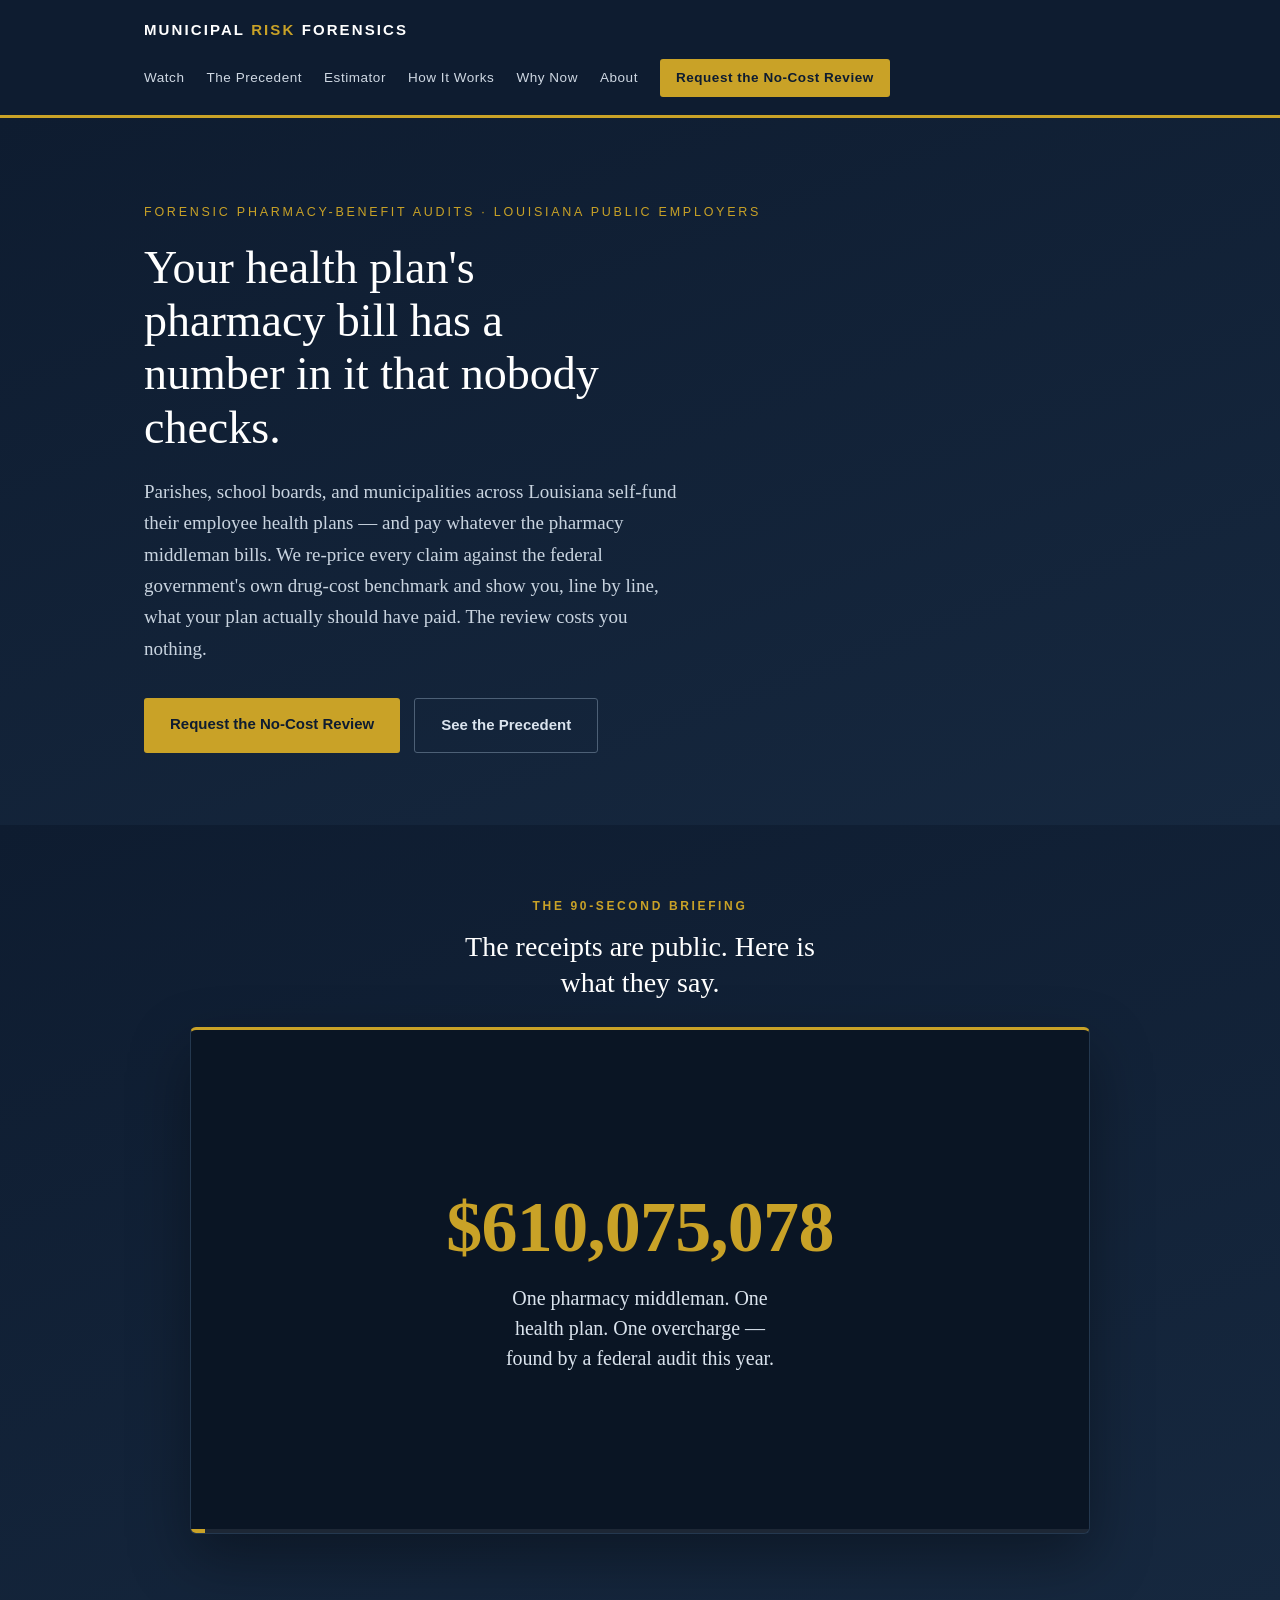
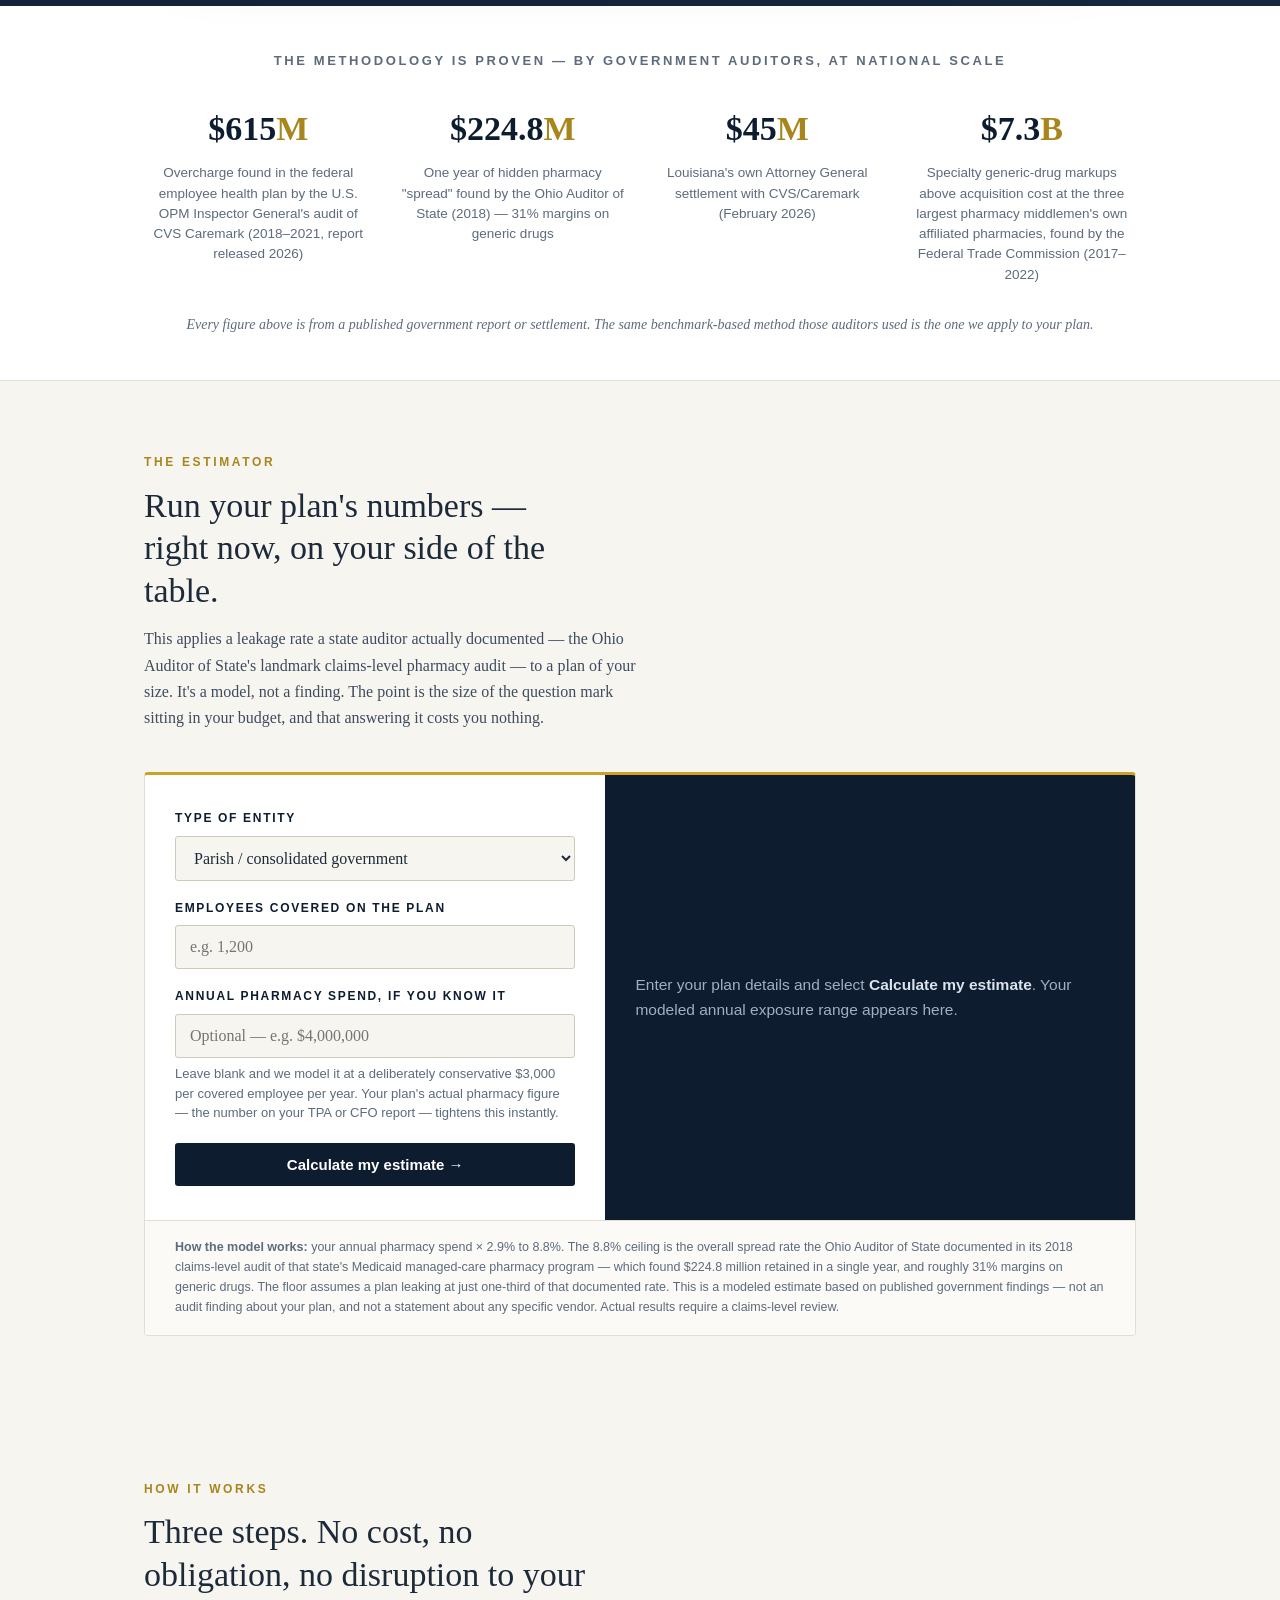
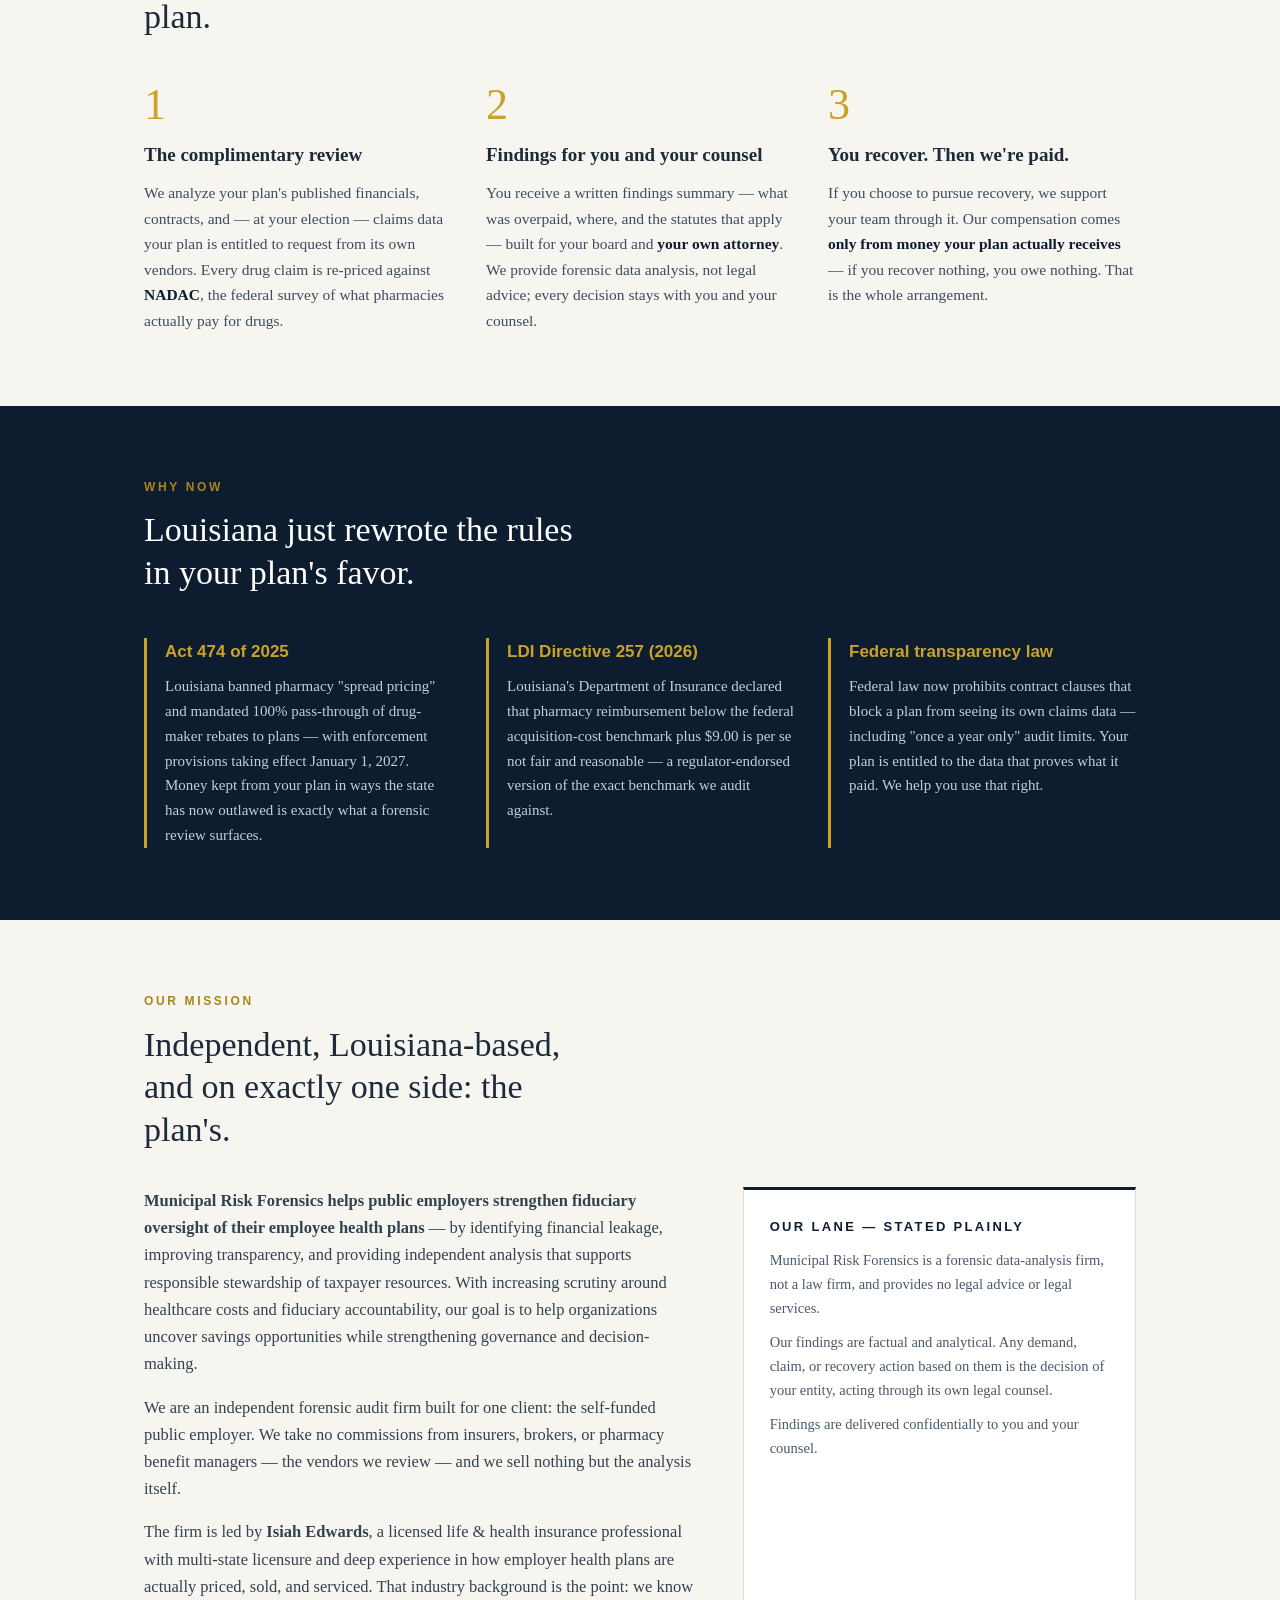
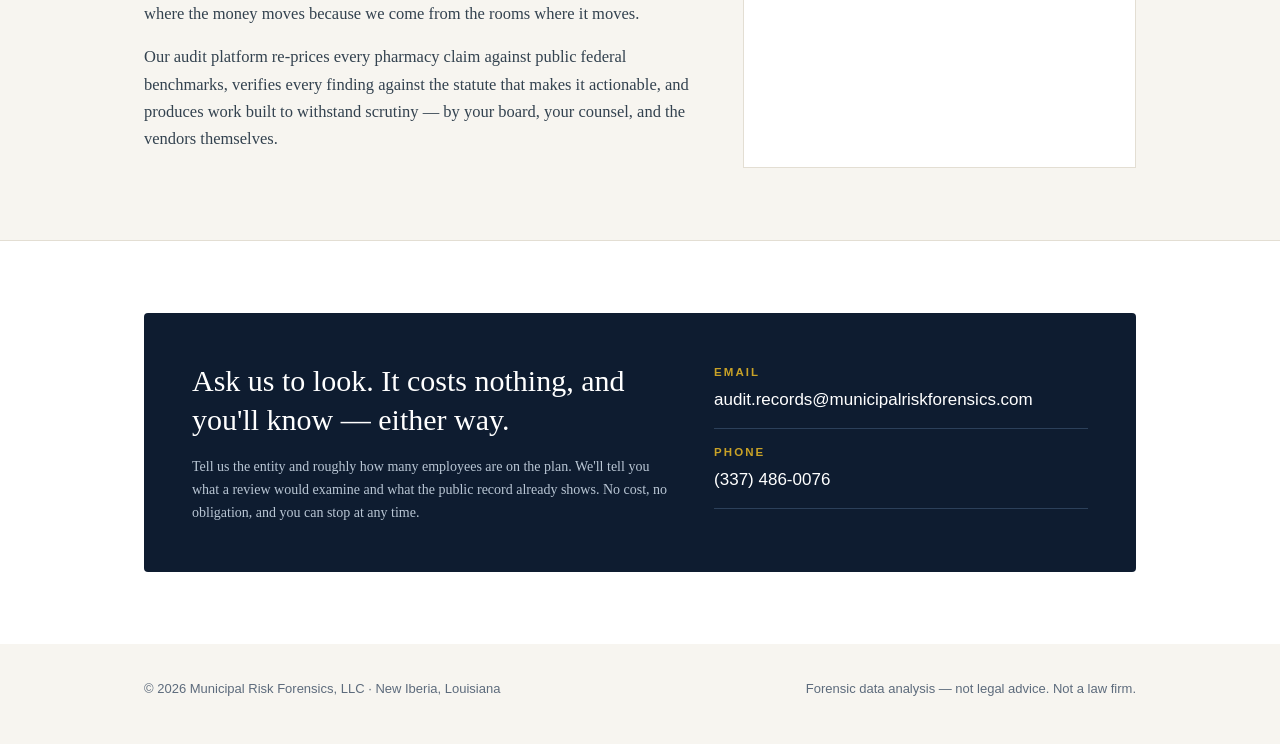
<file: index.html>
<!DOCTYPE html>
<html lang="en">
<head>
<meta charset="UTF-8">
<meta name="viewport" content="width=device-width, initial-scale=1.0">
<title>Municipal Risk Forensics — Forensic Pharmacy-Benefit Audits for Louisiana Public Employers</title>
<meta name="description" content="Municipal Risk Forensics helps Louisiana parishes, school boards, and municipalities find money quietly leaking from their health plans' pharmacy benefits — with a no-cost forensic review. Paid only from money you actually recover.">
<link rel="icon" href="data:image/svg+xml,%3Csvg xmlns='http://www.w3.org/2000/svg' viewBox='0 0 64 64'%3E%3Crect width='64' height='64' rx='8' fill='%230e1c30'/%3E%3Ctext x='32' y='44' font-family='Georgia,serif' font-size='34' font-weight='bold' fill='%23c9a227' text-anchor='middle'%3EM%3C/text%3E%3C/svg%3E">
<meta name="theme-color" content="#0e1c30">
<link rel="canonical" href="https://municipalriskforensics.com/">
<meta property="og:type" content="website">
<meta property="og:url" content="https://municipalriskforensics.com/">
<meta property="og:title" content="Municipal Risk Forensics — Forensic Pharmacy-Benefit Audits for Louisiana Public Employers">
<meta property="og:description" content="Your health plan's pharmacy bill has a number in it that nobody checks. No-cost forensic review for Louisiana parishes, school boards, and municipalities — paid only from money your plan actually recovers.">
<meta name="twitter:card" content="summary">
<style>
  :root{
    --navy:#0e1c30; --navy2:#16283f; --ink:#1c2a3a; --paper:#f7f5f0;
    --gold:#c9a227; --gold-dk:#a8861d; --muted:#5d6b7c; --line:#e3ded3;
  }
  *{margin:0;padding:0;box-sizing:border-box}
  html{scroll-behavior:smooth}
  body{font-family:Georgia,'Times New Roman',serif;color:var(--ink);background:var(--paper);line-height:1.65}
  .sans{font-family:-apple-system,'Segoe UI',Roboto,Helvetica,Arial,sans-serif}
  .wrap{max-width:1040px;margin:0 auto;padding:0 24px}

  /* header */
  header{background:var(--navy);color:#fff;padding:18px 0;position:sticky;top:0;z-index:10;border-bottom:3px solid var(--gold)}
  .hrow{display:flex;align-items:center;justify-content:space-between;gap:16px;flex-wrap:wrap}
  .mark{font-family:-apple-system,'Segoe UI',Roboto,sans-serif;font-weight:800;letter-spacing:.14em;font-size:15px;text-transform:uppercase}
  .mark span{color:var(--gold)}
  nav{display:flex;flex-wrap:wrap;align-items:center;gap:8px 22px}
  nav a{color:#cfd8e3;text-decoration:none;font-size:13.5px;font-family:-apple-system,'Segoe UI',Roboto,sans-serif;letter-spacing:.04em;white-space:nowrap}
  nav a:hover{color:#fff}
  nav a.cta{background:var(--gold);color:var(--navy);padding:8px 16px;border-radius:3px;font-weight:700}
  nav a.cta:hover{background:#dab536;color:var(--navy)}

  /* hero */
  .hero{background:linear-gradient(160deg,var(--navy) 0%,var(--navy2) 100%);color:#fff;padding:84px 0 72px}
  .kicker{font-family:-apple-system,'Segoe UI',Roboto,sans-serif;font-size:12.5px;letter-spacing:.22em;text-transform:uppercase;color:var(--gold);margin-bottom:18px}
  h1{font-size:clamp(30px,4.6vw,46px);line-height:1.16;font-weight:400;max-width:21ch}
  .hero p.lede{margin-top:22px;font-size:19px;color:#c9d4e0;max-width:58ch}
  .hero .btns{margin-top:34px;display:flex;gap:14px;flex-wrap:wrap}
  .btn{display:inline-block;text-decoration:none;font-family:-apple-system,'Segoe UI',Roboto,sans-serif;font-weight:700;font-size:15px;padding:14px 26px;border-radius:3px}
  .btn-gold{background:var(--gold);color:var(--navy)} .btn-gold:hover{background:#dab536}
  .btn-ghost{border:1px solid #4d6076;color:#dbe4ee} .btn-ghost:hover{border-color:#8fa3b8;color:#fff}

  /* precedent band */
  .band{background:#fff;border-bottom:1px solid var(--line);padding:44px 0}
  .band h2{font-size:13px;letter-spacing:.2em;text-transform:uppercase;color:var(--muted);font-family:-apple-system,'Segoe UI',Roboto,sans-serif;text-align:center;margin-bottom:30px;font-weight:600}
  .stats{display:grid;grid-template-columns:repeat(auto-fit,minmax(210px,1fr));gap:26px;text-align:center}
  .stat .n{font-size:34px;color:var(--navy);font-weight:700;font-family:Georgia,serif}
  .stat .n em{font-style:normal;color:var(--gold-dk)}
  .stat .d{font-size:13.5px;color:var(--muted);margin-top:6px;font-family:-apple-system,'Segoe UI',Roboto,sans-serif;line-height:1.5}
  .band .foot{text-align:center;margin-top:28px;font-size:14px;color:var(--muted);font-style:italic}

  /* estimator */
  .est{background:var(--paper)}
  .est-card{margin-top:40px;display:grid;grid-template-columns:1fr 1.15fr;gap:0;border:1px solid var(--line);border-top:3px solid var(--gold);border-radius:4px;overflow:hidden;background:#fff}
  @media(max-width:820px){.est-card{grid-template-columns:1fr}}
  .est-in{padding:34px 30px}
  .est-in label{display:block;font-family:-apple-system,'Segoe UI',Roboto,sans-serif;font-size:12px;letter-spacing:.14em;text-transform:uppercase;color:var(--navy);font-weight:700;margin:18px 0 7px}
  .est-in label:first-child{margin-top:0}
  .est-in input,.est-in select{width:100%;padding:12px 14px;font-size:16px;font-family:Georgia,serif;border:1px solid #cfc9ba;border-radius:3px;background:var(--paper);color:var(--ink)}
  .est-in input:focus,.est-in select:focus{outline:2px solid var(--gold);border-color:var(--gold)}
  .est-in .hint{font-size:13px;color:var(--muted);margin-top:6px;font-family:-apple-system,'Segoe UI',Roboto,sans-serif;line-height:1.5}
  .est-out{background:var(--navy);color:#fff;padding:34px 30px;display:flex;flex-direction:column;justify-content:center}
  .est-out .lbl{font-family:-apple-system,'Segoe UI',Roboto,sans-serif;font-size:11.5px;letter-spacing:.2em;text-transform:uppercase;color:var(--gold)}
  .est-out .rng{font-size:clamp(28px,3.6vw,40px);font-family:Georgia,serif;margin:10px 0 2px;line-height:1.15}
  .est-out .per{font-size:14px;color:#9fb0c2;font-family:-apple-system,'Segoe UI',Roboto,sans-serif}
  .est-out .three{margin-top:16px;font-size:16.5px;color:#dbe4ee}
  .est-out .three b{color:var(--gold)}
  .est-out .say{margin-top:16px;font-size:15px;color:#c2cedb;line-height:1.6}
  .est-out .btns{margin-top:22px;display:flex;gap:12px;flex-wrap:wrap}
  .est-out .btn{font-size:14px;padding:12px 20px}
  .est-meth{grid-column:1 / -1;padding:16px 30px 18px;border-top:1px solid var(--line);font-family:-apple-system,'Segoe UI',Roboto,sans-serif;font-size:12.5px;color:var(--muted);line-height:1.6;background:#fbfaf7}
  /* estimator: calculate button + gated lead-capture form */
  [hidden]{display:none !important}
  #est-calc{margin-top:20px;width:100%;cursor:pointer;border:none;font-family:-apple-system,'Segoe UI',Roboto,sans-serif;font-weight:700;font-size:15px;padding:13px 20px;border-radius:3px;background:var(--navy);color:#fff}
  #est-calc:hover{background:var(--navy2)}
  .est-idle{color:#9fb0c2;font-size:15.5px;line-height:1.65;font-family:-apple-system,'Segoe UI',Roboto,sans-serif}
  .est-idle b{color:#dbe4ee}
  .est-ready{font-family:-apple-system,'Segoe UI',Roboto,sans-serif}
  .est-ready .rdy-k{font-size:11.5px;letter-spacing:.2em;text-transform:uppercase;color:var(--gold);font-weight:700}
  .est-ready h3{font-size:21px;font-weight:400;margin:8px 0 4px;font-family:Georgia,serif;color:#fff}
  .est-ready .rdy-sum{font-size:12.5px;color:#9fb0c2;margin-bottom:6px;line-height:1.5}
  .est-form label{display:block;font-size:11px;letter-spacing:.09em;text-transform:uppercase;color:#c2cedb;font-weight:700;margin:12px 0 5px;font-family:-apple-system,'Segoe UI',Roboto,sans-serif}
  .est-form input{width:100%;padding:10px 12px;font-size:15px;font-family:Georgia,serif;border:1px solid #3a4d63;border-radius:3px;background:#0a1524;color:#fff}
  .est-form input:focus{outline:2px solid var(--gold);border-color:var(--gold)}
  .est-form input::placeholder{color:#6d7f92}
  .est-form .req{color:var(--gold)}
  .est-submit{margin-top:20px;width:100%;cursor:pointer;border:none;font-family:-apple-system,'Segoe UI',Roboto,sans-serif;font-weight:700;font-size:15px;padding:14px 20px;border-radius:3px;background:var(--gold);color:var(--navy)}
  .est-submit:hover{background:#dab536}
  .est-submit:disabled{opacity:.6;cursor:default}
  .est-priv{margin-top:12px;font-size:11.5px;color:#8fa1b4;line-height:1.55;font-family:-apple-system,'Segoe UI',Roboto,sans-serif}
  .est-err{color:#ffcaba;font-size:13px;margin-top:10px;font-family:-apple-system,'Segoe UI',Roboto,sans-serif;line-height:1.5}
  .est-hp{position:absolute !important;left:-9999px;height:0;width:0;overflow:hidden}

  /* film — animated briefing */
  .film{background:linear-gradient(160deg,var(--navy) 0%,var(--navy2) 100%);color:#fff}
  .film .sec-k{color:var(--gold);text-align:center}
  .film .film-h{text-align:center;font-size:clamp(20px,3vw,28px);font-weight:400;color:#fff;max-width:26ch;margin:0 auto 26px;line-height:1.3}
  .stage{position:relative;max-width:900px;margin:0 auto;aspect-ratio:16/9;min-height:260px;background:#0a1524;border:1px solid #24384f;border-top:3px solid var(--gold);border-radius:6px;overflow:hidden;box-shadow:0 24px 60px rgba(0,0,0,.35);cursor:pointer}
  @media(max-width:680px){.stage{aspect-ratio:4/5}}
  .scene{position:absolute;inset:0;display:flex;flex-direction:column;align-items:center;justify-content:center;text-align:center;padding:6% 8%;opacity:0;transition:opacity .8s ease;pointer-events:none}
  .scene.on{opacity:1;pointer-events:auto}
  .stage.reduced .scene{transition:none}
  .bignum{font-family:Georgia,serif;font-weight:700;color:var(--gold);font-size:clamp(34px,7vw,72px);line-height:1;letter-spacing:-.01em}
  .subline{margin-top:20px;font-family:Georgia,serif;font-size:clamp(15px,2.2vw,20px);color:#dbe4ee;max-width:30ch;line-height:1.5}
  .fline{font-family:Georgia,serif;font-size:clamp(17px,2.6vw,26px);color:#eef3f8;max-width:26ch;line-height:1.4;margin:0 auto}
  .fline.dim{font-size:clamp(14px,2vw,18px);color:#9fb0c2;margin-top:16px}
  .fline em{font-style:normal;color:var(--gold)}
  .trip{display:flex;flex-direction:column;gap:16px}
  .trip .row{display:flex;align-items:baseline;justify-content:center;gap:14px;flex-wrap:wrap}
  .trip .rn{font-family:Georgia,serif;font-weight:700;color:var(--gold);font-size:clamp(22px,3.8vw,38px);min-width:2.4em;text-align:right}
  .trip .rl{font-family:-apple-system,'Segoe UI',Roboto,sans-serif;font-size:clamp(11px,1.6vw,14px);color:#c2cedb;text-align:left;max-width:22ch;line-height:1.4}
  .cta-scene .mark2{font-family:-apple-system,'Segoe UI',Roboto,sans-serif;font-weight:800;letter-spacing:.14em;text-transform:uppercase;color:#fff;font-size:clamp(15px,2.6vw,22px)}
  .cta-scene .mark2 span{color:var(--gold)}
  .cta-scene .u{margin-top:10px;color:#c2cedb;font-family:-apple-system,'Segoe UI',Roboto,sans-serif;font-size:clamp(12px,1.7vw,14px);max-width:32ch}
  .cta-scene .btn{margin-top:22px}
  .poster{position:absolute;inset:0;display:none;flex-direction:column;align-items:center;justify-content:center;gap:16px;background:radial-gradient(ellipse at center,rgba(14,28,48,.25),rgba(10,21,36,.9));z-index:3}
  .stage.idle .poster{display:flex}
  .poster .play{width:74px;height:74px;border-radius:50%;background:var(--gold);color:var(--navy);display:flex;align-items:center;justify-content:center;font-size:26px;padding-left:5px;border:none;cursor:pointer;box-shadow:0 6px 20px rgba(0,0,0,.4)}
  .poster .play:hover{background:#dab536}
  .poster .pl{font-family:-apple-system,'Segoe UI',Roboto,sans-serif;font-size:14px;letter-spacing:.06em;color:#e7edf3}
  .film-prog-wrap{position:absolute;left:0;right:0;bottom:0;height:4px;background:rgba(255,255,255,.08);z-index:4}
  #film-prog{display:block;height:100%;width:0;background:var(--gold)}
  .replay{position:absolute;left:14px;bottom:14px;display:none;z-index:4;background:rgba(10,21,36,.72);color:#fff;border:1px solid #3a4d63;border-radius:3px;font-family:-apple-system,'Segoe UI',Roboto,sans-serif;font-size:12px;padding:7px 12px;cursor:pointer}
  .stage.ended .replay{display:inline-block}
  .replay:hover{border-color:var(--gold);color:var(--gold)}

  /* sections */
  section{padding:72px 0}
  .sec-k{font-family:-apple-system,'Segoe UI',Roboto,sans-serif;font-size:12px;letter-spacing:.22em;text-transform:uppercase;color:var(--gold-dk);margin-bottom:12px;font-weight:700}
  h2.big{font-size:clamp(24px,3.4vw,34px);font-weight:400;line-height:1.25;max-width:26ch}
  .cols{display:grid;grid-template-columns:repeat(auto-fit,minmax(260px,1fr));gap:34px;margin-top:44px}
  .step .num{font-family:Georgia,serif;font-size:44px;color:var(--gold);line-height:1}
  .step h3{font-size:19px;margin:12px 0 10px;font-weight:700}
  .step p{font-size:15.5px;color:#3d4c5e}
  .step p b{color:var(--navy)}

  /* why now */
  .why{background:var(--navy);color:#fff}
  .why h2.big{color:#fff}
  .why .cols p{color:#c2cedb}
  .why .cols h3{color:var(--gold)}
  .law{border-left:3px solid var(--gold);padding-left:18px}
  .law h3{font-size:17px;margin-bottom:8px;font-family:-apple-system,'Segoe UI',Roboto,sans-serif}
  .law p{font-size:15px}

  /* about + lane */
  .about-grid{display:grid;grid-template-columns:1.4fr 1fr;gap:48px;margin-top:36px}
  @media(max-width:760px){.about-grid{grid-template-columns:1fr}}
  .about p{font-size:16.5px;margin-bottom:16px;color:#33424f}
  .lane{background:#fff;border:1px solid var(--line);border-top:3px solid var(--navy);padding:26px;font-size:14.5px;color:#4a5a6b}
  .lane h3{font-size:13px;letter-spacing:.18em;text-transform:uppercase;color:var(--navy);font-family:-apple-system,'Segoe UI',Roboto,sans-serif;margin-bottom:12px}
  .lane p{margin-bottom:10px}

  /* contact */
  .contact{background:#fff;border-top:1px solid var(--line)}
  .contact .card{background:var(--navy);color:#fff;padding:48px;border-radius:4px;display:grid;grid-template-columns:1.3fr 1fr;gap:36px;align-items:center}
  @media(max-width:760px){.contact .card{grid-template-columns:1fr;padding:34px}}
  .contact h2{font-size:clamp(22px,3vw,30px);font-weight:400;line-height:1.3}
  .contact .how{font-family:-apple-system,'Segoe UI',Roboto,sans-serif}
  .contact .how a{display:block;color:#fff;text-decoration:none;font-size:17px;margin-bottom:14px;border-bottom:1px solid #2c405a;padding-bottom:14px}
  .contact .how a b{color:var(--gold);display:block;font-size:11.5px;letter-spacing:.18em;text-transform:uppercase;margin-bottom:4px}
  .contact .how a:hover{color:var(--gold)}
  .contact p.small{margin-top:16px;font-size:14px;color:#b9c6d4}

  footer{padding:34px 0 44px;font-size:13px;color:var(--muted);font-family:-apple-system,'Segoe UI',Roboto,sans-serif}
  .frow{display:flex;justify-content:space-between;gap:14px;flex-wrap:wrap}
</style>
</head>
<body>

<header>
  <div class="wrap hrow">
    <div class="mark">Municipal <span>Risk</span> Forensics</div>
    <nav class="sans">
      <a href="#briefing">Watch</a>
      <a href="#precedent">The Precedent</a>
      <a href="#estimate">Estimator</a>
      <a href="#how">How It Works</a>
      <a href="#whynow">Why Now</a>
      <a href="#about">About</a>
      <a class="cta" href="#contact">Request the No-Cost Review</a>
    </nav>
  </div>
</header>

<div class="hero">
  <div class="wrap">
    <div class="kicker">Forensic Pharmacy-Benefit Audits &middot; Louisiana Public Employers</div>
    <h1>Your health plan's pharmacy bill has a number in it that nobody checks.</h1>
    <p class="lede">Parishes, school boards, and municipalities across Louisiana self-fund their employee
    health plans — and pay whatever the pharmacy middleman bills. We re-price every claim against the
    federal government's own drug-cost benchmark and show you, line by line, what your plan actually
    should have paid. The review costs you nothing.</p>
    <div class="btns">
      <a class="btn btn-gold" href="#contact">Request the No-Cost Review</a>
      <a class="btn btn-ghost" href="#precedent">See the Precedent</a>
    </div>
  </div>
</div>

<section class="film" id="briefing">
  <div class="wrap">
    <div class="sec-k">The 90-Second Briefing</div>
    <h2 class="film-h">The receipts are public. Here is what they say.</h2>
    <div class="stage idle" id="stage" aria-label="Animated briefing: what pharmacy middlemen cost public health plans, and what Municipal Risk Forensics does about it">

      <div class="scene" data-scene="0">
        <div class="bignum" data-count="615000000">$615,000,000</div>
        <div class="subline">One pharmacy middleman. One health plan. One overcharge &mdash; found by a federal audit this year.</div>
      </div>

      <div class="scene" data-scene="1">
        <div class="fline">It wasn't dramatic fraud. It was the <em>quiet</em> kind.</div>
        <div class="fline dim">Discounts negotiated but never passed through. Credits kept. Prices never checked against what the drugs actually cost.</div>
      </div>

      <div class="scene" data-scene="2">
        <div class="trip">
          <div class="row"><span class="rn">$224.8M</span><span class="rl">hidden pharmacy "spread," in a single year &mdash; Ohio Auditor of State</span></div>
          <div class="row"><span class="rn">$45M</span><span class="rl">Louisiana's own Attorney General settlement, 2026</span></div>
          <div class="row"><span class="rn">$7.3B</span><span class="rl">markups at the three largest middlemen &mdash; FTC</span></div>
        </div>
      </div>

      <div class="scene" data-scene="3">
        <div class="fline">Every parish, school board, and municipality in Louisiana pays whatever the pharmacy middleman bills.</div>
        <div class="fline dim">That bill has a number in it that, in most plans, <em>no one ever checks.</em></div>
      </div>

      <div class="scene" data-scene="4">
        <div class="fline">We re-price every claim against the federal government's own drug-cost benchmark &mdash;</div>
        <div class="fline dim">and show you, line by line, what your plan should have paid.</div>
      </div>

      <div class="scene" data-scene="5">
        <div class="fline"><em>Act 474.</em> Louisiana just outlawed the practices that hide that money.</div>
        <div class="fline dim">For once, the law is on your plan's side.</div>
      </div>

      <div class="scene" data-scene="6">
        <div class="fline">No cost to look. Paid only from what your plan recovers.</div>
        <div class="fline dim">If there's nothing there, you'll know &mdash; and it cost nothing to find out.</div>
      </div>

      <div class="scene cta-scene" data-scene="7">
        <div class="mark2">Municipal <span>Risk</span> Forensics</div>
        <div class="u">Independent forensic review of public pharmacy spend &middot; municipalriskforensics.com</div>
        <a class="btn btn-gold" href="#contact">Request the no-cost review</a>
      </div>

      <div class="poster">
        <button class="play" id="film-play" aria-label="Play the briefing" type="button">&#9654;</button>
        <div class="pl">Watch the 90-second briefing</div>
      </div>
      <button class="replay" id="film-replay" type="button">&#8635; Replay</button>
      <div class="film-prog-wrap"><span id="film-prog"></span></div>
    </div>
  </div>
</section>

<script>
(function(){
  var stage=document.getElementById('stage'); if(!stage) return;
  var scenes=[].slice.call(stage.querySelectorAll('.scene'));
  var durs=[9000,9000,13000,10000,9000,9000,9000,8000];
  var starts=[],acc=0; for(var d=0;d<durs.length;d++){starts.push(acc);acc+=durs[d];} var total=acc;
  var prog=document.getElementById('film-prog');
  var playBtn=document.getElementById('film-play');
  var replayBtn=document.getElementById('film-replay');
  var reduced=window.matchMedia&&window.matchMedia('(prefers-reduced-motion: reduce)').matches;
  if(reduced) stage.classList.add('reduced');
  var raf=null,t0=null,current=-1,playing=false,ended=false;

  function fmt(n){return '$'+Math.round(n).toLocaleString('en-US');}
  function countUp(el){
    if(el.__c)return; el.__c=true;
    var target=parseFloat(el.getAttribute('data-count'));
    if(reduced){el.textContent=fmt(target);return;}
    var dur=1500,s=null;
    function step(ts){if(s===null)s=ts;var p=Math.min((ts-s)/dur,1);el.textContent=fmt(target*(1-Math.pow(1-p,3)));if(p<1)requestAnimationFrame(step);}
    requestAnimationFrame(step);
  }
  function showScene(i){
    for(var k=0;k<scenes.length;k++)scenes[k].classList.toggle('on',k===i);
    var c=scenes[i]&&scenes[i].querySelector('[data-count]'); if(c)countUp(c);
  }
  function state(cls){stage.classList.remove('idle','running','ended');stage.classList.add(cls);}
  function loop(ts){
    if(t0===null)t0=ts; var e=ts-t0;
    var i=0; for(var k=0;k<starts.length;k++){if(e>=starts[k])i=k;}
    if(i!==current){current=i;showScene(i);}
    if(prog)prog.style.width=Math.min(e/total*100,100)+'%';
    if(e<total){raf=requestAnimationFrame(loop);}
    else{playing=false;ended=true;state('ended');}
  }
  function play(){
    if(playing)return; if(raf)cancelAnimationFrame(raf);
    playing=true;ended=false;current=-1;t0=null;
    for(var k=0;k<scenes.length;k++){var c=scenes[k].querySelector('[data-count]');if(c)c.__c=false;}
    state('running'); raf=requestAnimationFrame(loop);
  }
  if(playBtn)playBtn.addEventListener('click',function(e){e.stopPropagation();play();});
  if(replayBtn)replayBtn.addEventListener('click',function(e){e.stopPropagation();play();});
  stage.addEventListener('click',function(e){if(e.target.closest('a')||e.target.closest('button'))return; if(!playing)play();});

  state('idle');
  if(!reduced && 'IntersectionObserver' in window){
    var io=new IntersectionObserver(function(en){en.forEach(function(x){if(x.isIntersecting&&!playing&&!ended){play();io.disconnect();}});},{threshold:0.55});
    io.observe(stage);
  }
})();
</script>

<div class="band" id="precedent">
  <div class="wrap">
    <h2>The methodology is proven — by government auditors, at national scale</h2>
    <div class="stats">
      <div class="stat">
        <div class="n">$615<em>M</em></div>
        <div class="d">Overcharge found in the federal employee health plan by the U.S. OPM Inspector
        General's audit of CVS Caremark (2018&ndash;2021, report released 2026)</div>
      </div>
      <div class="stat">
        <div class="n">$224.8<em>M</em></div>
        <div class="d">One year of hidden pharmacy "spread" found by the Ohio Auditor of State (2018)
        &mdash; 31% margins on generic drugs</div>
      </div>
      <div class="stat">
        <div class="n">$45<em>M</em></div>
        <div class="d">Louisiana's own Attorney General settlement with CVS/Caremark
        (February 2026)</div>
      </div>
      <div class="stat">
        <div class="n">$7.3<em>B</em></div>
        <div class="d">Specialty generic-drug markups above acquisition cost at the three largest
        pharmacy middlemen's own affiliated pharmacies, found by the Federal Trade
        Commission (2017&ndash;2022)</div>
      </div>
    </div>
    <p class="foot">Every figure above is from a published government report or settlement.
    The same benchmark-based method those auditors used is the one we apply to your plan.</p>
  </div>
</div>

<section class="est" id="estimate">
  <div class="wrap">
    <div class="sec-k">The Estimator</div>
    <h2 class="big">Run your plan's numbers — right now, on your side of the table.</h2>
    <p style="margin-top:14px;max-width:62ch;font-size:16px;color:#3d4c5e">This applies a leakage rate a
    state auditor actually documented — the Ohio Auditor of State's landmark claims-level pharmacy
    audit — to a plan of your size. It's a model, not a finding. The point is the size of the question
    mark sitting in your budget, and that answering it costs you nothing.</p>

    <div class="est-card">
      <div class="est-in">
        <label for="est-entity">Type of entity</label>
        <select id="est-entity">
          <option>Parish / consolidated government</option>
          <option>School board</option>
          <option>Municipality</option>
          <option>Sheriff's office / other public entity</option>
          <option>State-level plan</option>
        </select>

        <label for="est-emp">Employees covered on the plan</label>
        <input id="est-emp" type="text" inputmode="numeric" placeholder="e.g. 1,200" autocomplete="off">

        <label for="est-rx">Annual pharmacy spend, if you know it</label>
        <input id="est-rx" type="text" inputmode="numeric" placeholder="Optional — e.g. $4,000,000" autocomplete="off">
        <p class="hint">Leave blank and we model it at a deliberately conservative $3,000 per covered
        employee per year. Your plan's actual pharmacy figure — the number on your TPA or CFO report —
        tightens this instantly.</p>

        <button type="button" id="est-calc">Calculate my estimate &rarr;</button>
        <p class="est-err" id="est-calc-err" hidden>Enter your covered-employee count — or your annual pharmacy spend — to run the model.</p>
      </div>

      <div class="est-out" aria-live="polite">

        <div id="est-idle" class="est-idle">
          Enter your plan details and select <b>Calculate my estimate</b>. Your modeled annual
          exposure range appears here.
        </div>

        <div id="est-form-wrap" hidden>
          <div class="est-ready">
            <div class="rdy-k">Your estimate is ready</div>
            <h3>One step to see it.</h3>
            <div class="rdy-sum" id="est-ready-sum"></div>
          </div>
          <form class="est-form" id="est-form" autocomplete="on">
            <label for="lead-name">Your name <span class="req">*</span></label>
            <input id="lead-name" name="name" type="text" required autocomplete="name">
            <label for="lead-org">Public entity / employer <span class="req">*</span></label>
            <input id="lead-org" name="organization" type="text" required placeholder="e.g. Iberia Parish School Board" autocomplete="organization">
            <label for="lead-title">Your title <span class="req">*</span></label>
            <input id="lead-title" name="title" type="text" required autocomplete="organization-title">
            <label for="lead-email">Work email <span class="req">*</span></label>
            <input id="lead-email" name="email" type="email" required autocomplete="email">
            <label for="lead-phone">Direct phone <span class="req">*</span></label>
            <input id="lead-phone" name="phone" type="tel" required autocomplete="tel">
            <input class="est-hp" type="text" name="_honey" tabindex="-1" autocomplete="off" aria-hidden="true">
            <button type="submit" class="est-submit" id="est-submit">Reveal my estimate &amp; email me a copy</button>
            <p class="est-priv">Used only to send your estimate and, if you want it, to discuss a
            no-cost review. No newsletters; we don't share your information. This is a modeled
            estimate — not an audit finding about your plan.</p>
          </form>
        </div>

        <div id="est-result" hidden>
          <div class="lbl">Modeled annual exposure range</div>
          <div class="rng" id="est-range">&mdash;</div>
          <div class="per" id="est-per"></div>
          <div class="three">Over a three-year period: <b id="est-three-n"></b></div>
          <p class="say">That range is what a forensic re-pricing of your claims would either surface —
          or rule out. Either answer is worth having, and the review costs your plan nothing.</p>
          <div class="btns">
            <a class="btn btn-gold" href="#contact">Request the full no-cost review</a>
          </div>
          <p class="est-err" id="est-fallback" hidden></p>
        </div>

      </div>

      <div class="est-meth" id="est-meth">
        <b>How the model works:</b> your annual pharmacy spend &times; 2.9% to 8.8%. The 8.8% ceiling is
        the overall spread rate the Ohio Auditor of State documented in its 2018 claims-level audit of
        that state's Medicaid managed-care pharmacy program — which found $224.8&nbsp;million retained in
        a single year, and roughly 31% margins on generic drugs. The floor assumes a plan leaking at just
        one-third of that documented rate. This is a modeled estimate based on published government
        findings — not an audit finding about your plan, and not a statement about any specific vendor.
        Actual results require a claims-level review.
      </div>
    </div>
  </div>
</section>

<script>
(function(){
  var LEAD_ENDPOINT = 'https://formsubmit.co/ajax/audit.records@municipalriskforensics.com';
  var RATE_HI = 0.088, RATE_LO = 0.029, RX_PER_EMP = 3000;
  var $ = function(id){ return document.getElementById(id); };
  function num(v){
    var s = String(v).replace(/\..*/, '').replace(/[^0-9]/g, '');
    var n = parseInt(s, 10); return isNaN(n) ? 0 : n;
  }
  function fmt(x){
    if (x >= 1000000) return '$' + (x/1000000).toFixed(1).replace(/\.0$/, '') + 'M';
    if (x >= 1000) return '$' + (Math.round(x/1000)*1000).toLocaleString('en-US');
    return '$' + Math.round(x).toLocaleString('en-US');
  }
  var calc = null;

  function compute(){
    var emp = num($('est-emp').value), rxIn = num($('est-rx').value);
    if (!emp && !rxIn) return null;
    var rx = rxIn > 0 ? rxIn : emp * RX_PER_EMP;
    var lo = rx * RATE_LO, hi = rx * RATE_HI;
    return {
      entity: $('est-entity').value, emp: emp, rx: rx, modeled: rxIn <= 0,
      spendShort: (rxIn > 0 ? fmt(rxIn) : fmt(rx)),
      rangeYr: fmt(lo) + ' – ' + fmt(hi),
      range3: fmt(lo*3) + ' – ' + fmt(hi*3)
    };
  }

  function onCalc(){
    var c = compute();
    if (!c){ $('est-calc-err').hidden = false; return; }
    $('est-calc-err').hidden = true;
    calc = c;
    $('est-idle').hidden = true;
    $('est-result').hidden = true;
    $('est-ready-sum').textContent = c.entity +
      (c.emp ? ' · ' + c.emp.toLocaleString('en-US') + ' covered employees' : '') +
      ' · ' + c.spendShort + (c.modeled ? ' estimated' : '') + ' pharmacy spend';
    $('est-form-wrap').hidden = false;
  }

  function reveal(){
    $('est-form-wrap').hidden = true;
    $('est-idle').hidden = true;
    $('est-range').textContent = calc.rangeYr;
    $('est-per').textContent = 'per year, modeled on ' + calc.spendShort + ' of ' +
      (calc.modeled ? 'estimated ' : '') + 'annual pharmacy spend';
    $('est-three-n').textContent = calc.range3;
    $('est-result').hidden = false;
  }

  function onSubmit(e){
    e.preventDefault();
    if (!calc) return;
    var name = $('lead-name').value.trim(), org = $('lead-org').value.trim(),
        title = $('lead-title').value.trim(), email = $('lead-email').value.trim(),
        phone = $('lead-phone').value.trim();
    if (!name || !org || !title || !email || !phone) return;

    var btn = $('est-submit'); btn.disabled = true; btn.textContent = 'Sending…';

    var fd = new FormData();
    fd.append('_subject', 'New estimator lead — ' + org);
    fd.append('_template', 'table');
    fd.append('_captcha', 'false');
    fd.append('Name', name);
    fd.append('Public entity / employer', org);
    fd.append('Title', title);
    fd.append('Work email', email);
    fd.append('Phone', phone);
    fd.append('Entity type', calc.entity);
    fd.append('Covered employees', calc.emp ? calc.emp.toLocaleString('en-US') : '(not provided)');
    fd.append('Annual pharmacy spend', calc.spendShort + (calc.modeled ? ' (estimated from employee count)' : ' (reported by plan)'));
    fd.append('Modeled exposure - per year', calc.rangeYr);
    fd.append('Modeled exposure - three-year', calc.range3);
    fd.append('Model note', 'Modeled from published government audit rates. Not an audit finding about this plan and not a statement about any specific vendor.');
    fd.append('_honey', '');

    reveal();

    fetch(LEAD_ENDPOINT, { method: 'POST', headers: { 'Accept': 'application/json' }, body: fd })
      .then(function(r){ return r.json(); })
      .then(function(d){ if (!d || String(d.success) !== 'true') throw new Error('send failed'); })
      .catch(function(){
        var b = 'Name: ' + name + '\r\nEntity: ' + org + '\r\nTitle: ' + title +
          '\r\nPhone: ' + phone + '\r\n\r\nPlease send my pharmacy estimate and details on the no-cost review.';
        var link = 'mailto:audit.records@municipalriskforensics.com?subject=' +
          encodeURIComponent('Estimate request - ' + org) + '&body=' + encodeURIComponent(b);
        var err = $('est-fallback');
        err.innerHTML = 'Your estimate is shown above. So your request reaches us directly, please ' +
          '<a href="' + link + '" style="color:#ffd76a;text-decoration:underline">email it here</a>.';
        err.hidden = false;
      });
  }

  $('est-calc').addEventListener('click', onCalc);
  $('est-form').addEventListener('submit', onSubmit);
})();
</script>

<section id="how">
  <div class="wrap">
    <div class="sec-k">How It Works</div>
    <h2 class="big">Three steps. No cost, no obligation, no disruption to your plan.</h2>
    <div class="cols">
      <div class="step">
        <div class="num">1</div>
        <h3>The complimentary review</h3>
        <p>We analyze your plan's published financials, contracts, and &mdash; at your election &mdash;
        claims data your plan is entitled to request from its own vendors. Every drug claim is re-priced
        against <b>NADAC</b>, the federal survey of what pharmacies actually pay for drugs.</p>
      </div>
      <div class="step">
        <div class="num">2</div>
        <h3>Findings for you and your counsel</h3>
        <p>You receive a written findings summary — what was overpaid, where, and the statutes that
        apply — built for your board and <b>your own attorney</b>. We provide forensic data analysis,
        not legal advice; every decision stays with you and your counsel.</p>
      </div>
      <div class="step">
        <div class="num">3</div>
        <h3>You recover. Then we're paid.</h3>
        <p>If you choose to pursue recovery, we support your team through it. Our compensation comes
        <b>only from money your plan actually receives</b> — if you recover nothing, you owe nothing.
        That is the whole arrangement.</p>
      </div>
    </div>
  </div>
</section>

<section class="why" id="whynow">
  <div class="wrap">
    <div class="sec-k">Why Now</div>
    <h2 class="big">Louisiana just rewrote the rules in your plan's favor.</h2>
    <div class="cols">
      <div class="law">
        <h3>Act 474 of 2025</h3>
        <p>Louisiana banned pharmacy "spread pricing" and mandated 100% pass-through of drug-maker
        rebates to plans — with enforcement provisions taking effect January 1, 2027. Money kept from
        your plan in ways the state has now outlawed is exactly what a forensic review surfaces.</p>
      </div>
      <div class="law">
        <h3>LDI Directive 257 (2026)</h3>
        <p>Louisiana's Department of Insurance declared that pharmacy reimbursement below the federal
        acquisition-cost benchmark plus $9.00 is per se not fair and reasonable — a regulator-endorsed
        version of the exact benchmark we audit against.</p>
      </div>
      <div class="law">
        <h3>Federal transparency law</h3>
        <p>Federal law now prohibits contract clauses that block a plan from seeing its own claims
        data — including "once a year only" audit limits. Your plan is entitled to the data that
        proves what it paid. We help you use that right.</p>
      </div>
    </div>
  </div>
</section>

<section id="about">
  <div class="wrap">
    <div class="sec-k">Our Mission</div>
    <h2 class="big">Independent, Louisiana-based, and on exactly one side: the plan's.</h2>
    <div class="about-grid">
      <div class="about">
        <p><b>Municipal Risk Forensics helps public employers strengthen fiduciary oversight of
        their employee health plans</b> — by identifying financial leakage, improving transparency,
        and providing independent analysis that supports responsible stewardship of taxpayer
        resources. With increasing scrutiny around healthcare costs and fiduciary accountability,
        our goal is to help organizations uncover savings opportunities while strengthening
        governance and decision-making.</p>
        <p>We are an independent forensic audit firm built for one client:
        the self-funded public employer. We take no commissions from insurers, brokers, or pharmacy
        benefit managers — the vendors we review — and we sell nothing but the analysis itself.</p>
        <p>The firm is led by <b>Isiah Edwards</b>, a licensed life &amp; health insurance professional
        with multi-state licensure and deep experience in how employer health plans are actually priced,
        sold, and serviced. That industry background is the point: we know where the money moves because
        we come from the rooms where it moves.</p>
        <p>Our audit platform re-prices every pharmacy claim against public federal benchmarks, verifies
        every finding against the statute that makes it actionable, and produces work built to withstand
        scrutiny — by your board, your counsel, and the vendors themselves.</p>
      </div>
      <div class="lane">
        <h3>Our Lane — Stated Plainly</h3>
        <p>Municipal Risk Forensics is a forensic data-analysis firm, not a law firm, and provides no
        legal advice or legal services.</p>
        <p>Our findings are factual and analytical. Any demand, claim, or recovery action based on them
        is the decision of your entity, acting through its own legal counsel.</p>
        <p>Findings are delivered confidentially to you and your counsel.</p>
      </div>
    </div>
  </div>
</section>

<section class="contact" id="contact">
  <div class="wrap">
    <div class="card">
      <div>
        <h2>Ask us to look. It costs nothing, and you'll know — either way.</h2>
        <p class="small">Tell us the entity and roughly how many employees are on the plan.
        We'll tell you what a review would examine and what the public record already shows.
        No cost, no obligation, and you can stop at any time.</p>
      </div>
      <div class="how">
        <a href="mailto:audit.records@municipalriskforensics.com">
          <b>Email</b> audit.records@municipalriskforensics.com</a>
        <a href="tel:+13374860076"><b>Phone</b> (337) 486-0076</a>
      </div>
    </div>
  </div>
</section>

<footer>
  <div class="wrap frow">
    <div>&copy; 2026 Municipal Risk Forensics, LLC &middot; New Iberia, Louisiana</div>
    <div>Forensic data analysis — not legal advice. Not a law firm.</div>
  </div>
</footer>

</body>
</html>
</file>
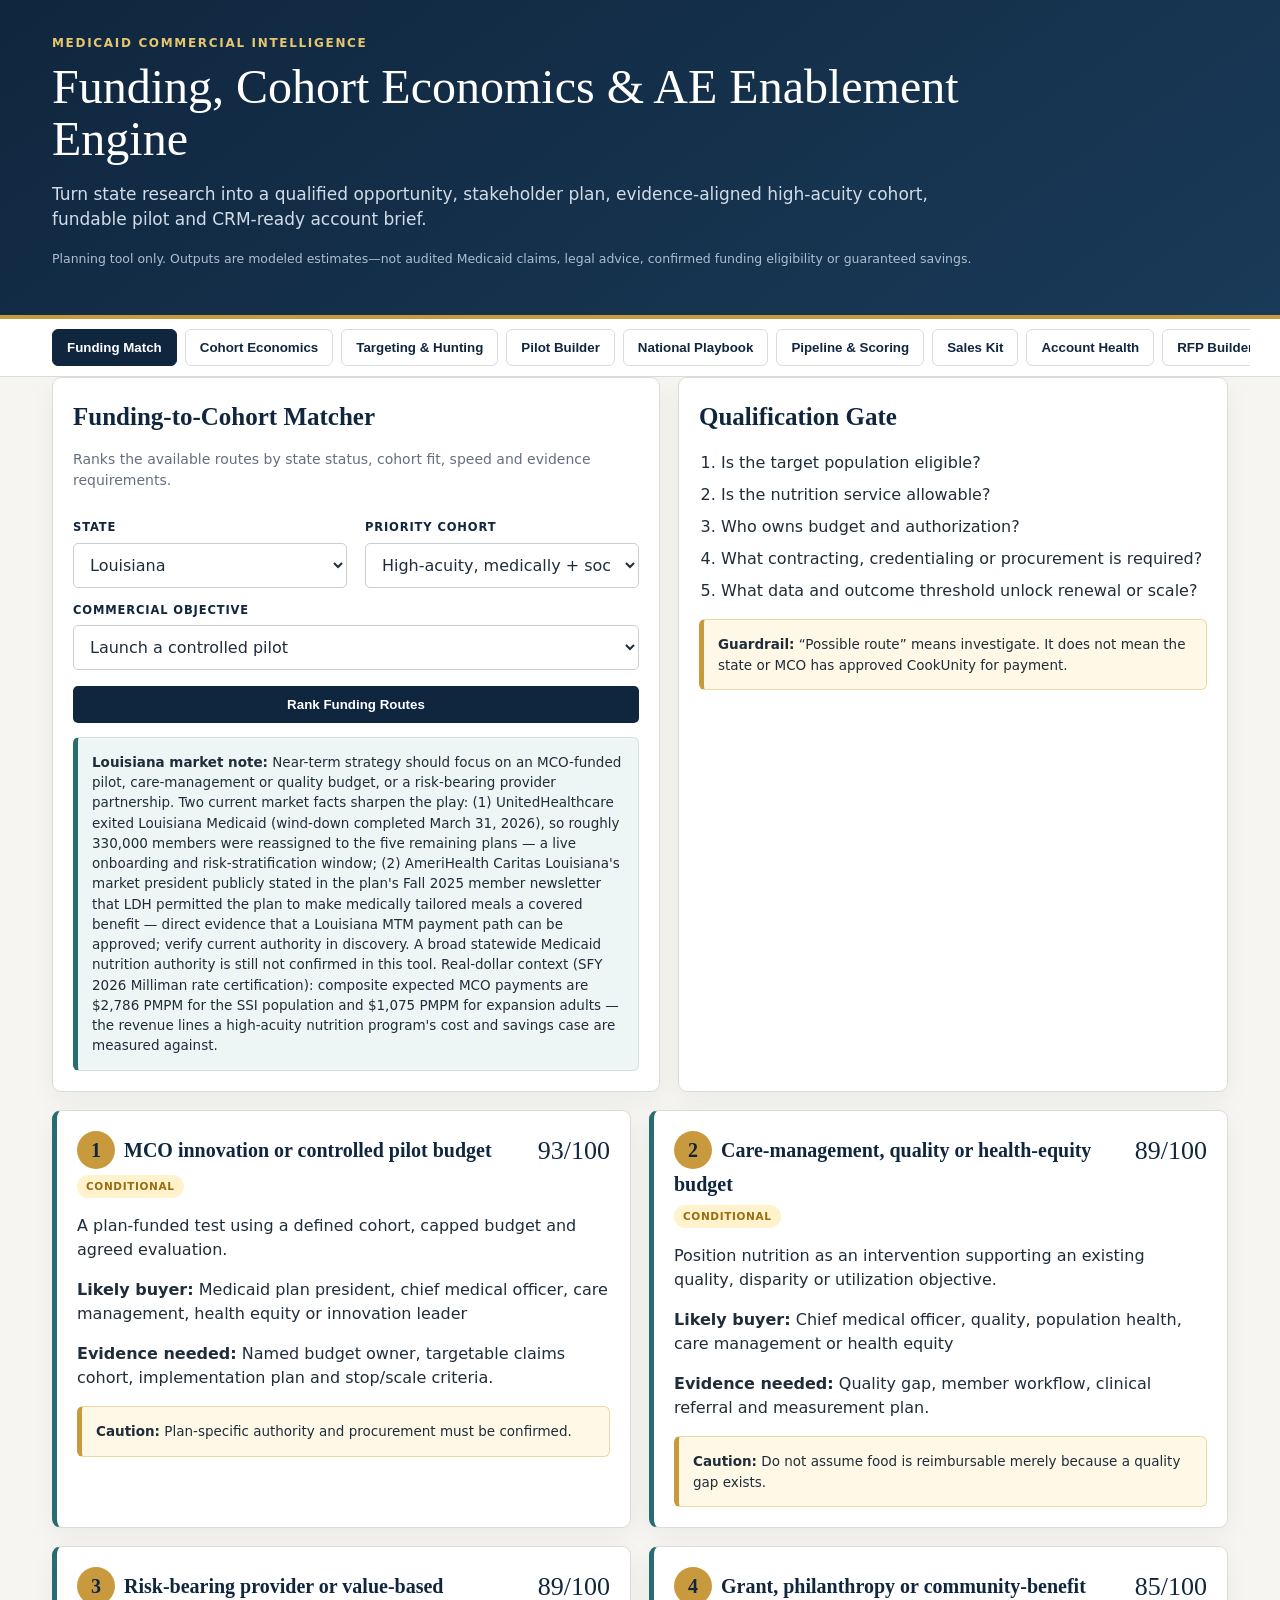
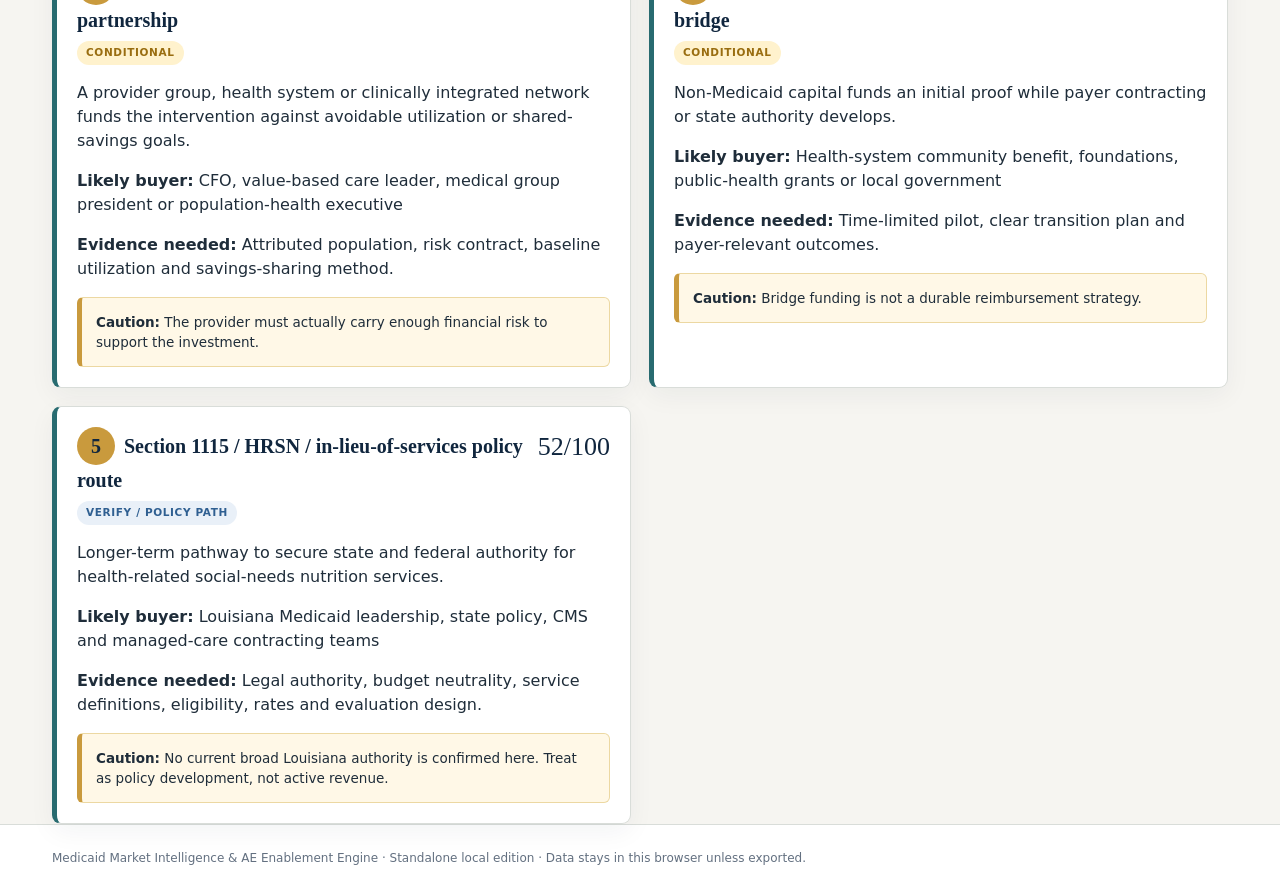
<file: medicaid-tool/index.html>
<!doctype html>
<html lang="en">
<head>
  <meta charset="utf-8">
  <meta name="viewport" content="width=device-width,initial-scale=1">
  <title>Medicaid Market Intelligence & AE Enablement Engine</title>
  <meta name="description" content="Funding, opportunity scoring, stakeholder mapping, pilot design, cohort economics and high-acuity service-need screening for Medicaid nutrition programs.">
  <link rel="stylesheet" href="styles.css?v=14.2">
</head>
<body>
<header class="hero">
  <div class="wrap">
    <p class="kicker">Medicaid Commercial Intelligence</p>
    <h1>Funding, Cohort Economics & AE Enablement Engine</h1>
    <p class="lede">Turn state research into a qualified opportunity, stakeholder plan, evidence-aligned high-acuity cohort, fundable pilot and CRM-ready account brief.</p>
    <p class="caution">Planning tool only. Outputs are modeled estimates—not audited Medicaid claims, legal advice, confirmed funding eligibility or guaranteed savings.</p>
  </div>
</header>

<nav class="nav">
  <div class="wrap tabs" role="tablist" aria-label="Tool sections">
    <button class="tab active" data-panel="funding">Funding Match</button>
    <button class="tab" data-panel="economics">Cohort Economics</button>
    <button class="tab" data-panel="stakeholders">Targeting &amp; Hunting</button>
    <button class="tab" data-panel="pilot">Pilot Builder</button>
    <button class="tab" data-panel="playbook">National Playbook</button>
    <button class="tab" data-panel="dealdesk">Pipeline &amp; Scoring</button>
    <button class="tab" data-panel="saleskit">Sales Kit</button>
    <button class="tab" data-panel="health">Account Health</button>
    <button class="tab" data-panel="rfp">RFP Builder</button>
    <button class="tab" data-panel="regwatch">Reg Watch</button>
    <button class="tab" data-panel="sdoh">Service-Need Screener</button>
    <button class="tab" data-panel="saved">Library &amp; Sources</button>
  </div>
</nav>

<main class="wrap">
<section id="funding" class="panel active">
  <div class="grid split">
    <article class="card">
      <h2>Funding-to-Cohort Matcher</h2>
      <p class="muted">Ranks the available routes by state status, cohort fit, speed and evidence requirements.</p>
      <div class="grid two">
        <div><label>State</label><select id="matchState"></select></div>
        <div><label>Priority cohort</label><select id="matchCohort"></select></div>
      </div>
      <label>Commercial objective</label>
      <select id="matchObjective">
        <option value="pilot">Launch a controlled pilot</option>
        <option value="benefit">Build a recurring covered service</option>
        <option value="provider">Partner with a risk-bearing provider</option>
        <option value="bridge">Use bridge funding while Medicaid authority develops</option>
      </select>
      <button id="runMatch" class="primary wide">Rank Funding Routes</button>
      <div id="stateSummary" class="callout"></div>
    </article>

    <article class="card">
      <h2>Qualification Gate</h2>
      <ol class="checklist">
        <li>Is the target population eligible?</li>
        <li>Is the nutrition service allowable?</li>
        <li>Who owns budget and authorization?</li>
        <li>What contracting, credentialing or procurement is required?</li>
        <li>What data and outcome threshold unlock renewal or scale?</li>
      </ol>
      <div class="callout amber"><b>Guardrail:</b> “Possible route” means investigate. It does not mean the state or MCO has approved CookUnity for payment.</div>
    </article>
  </div>
  <div id="fundingMatches" class="grid two topgap"></div>
</section>

<section id="economics" class="panel">
  <div class="grid split">
    <article class="card">
      <h2>Cohort Cost & Savings Model</h2>
      <p class="muted">Public benchmarks provide a starting point. Replace them with MCO claims and an agreed attribution method before presenting a business case.</p>
      <div class="grid two">
        <div><label>State</label><select id="econState"></select></div>
        <div><label>Cohort</label><select id="cohort"></select></div>
      </div>
      <div class="grid two">
        <div><label>Estimated affected adults</label><input id="affected" type="number" min="0"></div>
        <div><label>Annual attributable cost / person</label><input id="annualCost" type="number" min="0"></div>
      </div>
      <div class="grid two">
        <div><label>High-risk targetable share (%)</label><input id="targetRate" type="number" min="0" max="100" step="0.1"></div>
        <div><label>Pilot members</label><input id="pilotMembers" type="number" min="1"></div>
      </div>
      <div class="grid three">
        <div><label>Weeks</label><input id="weeks" type="number" min="1"></div>
        <div><label>Meals / week</label><input id="mealsWeek" type="number" min="1"></div>
        <div><label>Cost / meal</label><input id="mealCost" type="number" min="0" step="0.01"></div>
      </div>
      <div class="grid two">
        <div><label>Additional implementation allowance (%)</label><input id="programOverhead" type="number" min="0" max="100" step="0.1" value="2"></div>
        <div><label>Calculated total program PMPM</label><input id="programPmpmDisplay" type="text" readonly></div>
      </div>
      <div class="grid three">
        <div>
          <label>Evidence basis</label>
          <select id="evidenceBasis">
            <option value="auto">Recommended state/cohort profitability model</option>
            <option value="planning">State/cohort profitability target</option>
            <option value="jama">National high-acuity MTM study</option>
            <option value="ncAdult">North Carolina HOP — nonpregnant adults</option>
            <option value="ncOverall">North Carolina HOP — all participants</option>
            <option value="custom">Custom payer-claims assumption</option>
          </select>
        </div>
        <div>
          <label>Evidence scenario</label>
          <select id="savingsScenario">
            <option value="low">Low</option>
            <option value="base" selected>Base</option>
            <option value="high">High</option>
            <option value="custom">Custom PMPM</option>
          </select>
        </div>
        <div><label>Modeled gross medical reduction PMPM</label><input id="pmpm" type="number" min="0" step="1"></div>
      </div>
      <div class="grid three">
        <div><label>Published / modeled net savings PMPM</label><input id="netPmpmDisplay" type="text" readonly></div>
        <div><label>Target benefit-cost ratio</label><input id="economicTargetBcrDisplay" type="text" readonly></div>
        <div><label>Implied gross medical reduction rate (%)</label><input id="savingRate" type="number" min="0" max="100" step="0.1" readonly></div>
      </div>
      <div id="savingsBasis" class="callout"></div><div class="callout amber"><b>How to read the toggle:</b> The default profitability model calculates what each state/cohort design must achieve to produce a positive return. National MTM and North Carolina HOP remain external evidence anchors. The target is a sales-planning threshold—not a guaranteed outcome.</div>
      <div id="evidenceNote" class="callout amber"></div>
      <div class="buttons">
        <button id="calculate" class="primary">Calculate</button>
        <button id="saveScenario" class="gold">Save Scenario</button>
      </div>
    </article>

    <div>
      <div class="grid two">
        <div class="stat dark"><span>Modeled state burden</span><strong id="burdenOut">$0</strong><small>Do not add overlapping cohorts.</small></div>
        <div class="stat dark"><span>Targetable burden</span><strong id="targetOut">$0</strong><small>Selected high-risk share.</small></div>
      </div>
      <div class="grid two topgap">
        <div class="stat"><span>Pilot cost</span><strong id="programOut">$0</strong></div>
        <div class="stat"><span>Gross modeled savings</span><strong id="grossOut">$0</strong></div>
        <div class="stat"><span>Net modeled savings</span><strong id="netOut">$0</strong></div>
        <div class="stat"><span>Modeled ROI</span><strong id="roiOut">0.00x</strong></div>
      </div>
      <div class="grid two topgap">
        <div class="stat"><span>Meal price used</span><strong id="mealPriceOut">$0</strong><small>Editable public benchmark.</small></div>
        <div class="stat"><span>Total program PMPM</span><strong id="programPmpmOut">$0</strong><small>Meals plus added allowance.</small></div>
      </div>
      <article class="card topgap">
        <h3>Scenario Range</h3>
        <div id="scenarioRange"></div>
      </article>
      <div class="callout danger topgap"><b>Decision rule:</b> Statewide burden creates urgency. Member-level claims establish the payer business case.</div>
    </div>
  </div>
  <article class="card topgap">
    <h2>High-Acuity Market-Sizing Funnel — Louisiana pilot model (the method runs on any state's enrollment file)</h2>
    <p class="muted">This converts the domain ranges into an interview-ready planning estimate. The domains overlap and must never be added together.</p>
    <div class="grid three">
      <div><label>Total Louisiana Medicaid members (June 2026 LDH: 1,378,186)</label><input id="tamTotal" type="number" min="0" value="1380000"></div>
      <div><label>Risk score above 1.00 — low (%)</label><input id="tamRiskLow" type="number" min="0" max="100" value="15"></div>
      <div><label>Risk score above 1.00 — high (%)</label><input id="tamRiskHigh" type="number" min="0" max="100" value="25"></div>
    </div>
    <div class="grid three">
      <div><label>Food / meal-preparation barrier (%)</label><input id="tamFood" type="number" min="0" max="100" value="15"></div>
      <div><label>Recent hospitalization / trigger (%)</label><input id="tamTrigger" type="number" min="0" max="100" value="25"></div>
      <div><label>Clinical + operational eligibility (%)</label><input id="tamEligible" type="number" min="0" max="100" value="40"></div>
    </div>
    <div class="buttons">
      <button id="calculateTam" class="primary">Calculate High-Acuity Funnel</button>
      <button id="useTamEstimate" class="gold">Use Base Estimate in Economics</button>
    </div>
    <div id="tamResult" class="callout"></div>
  </article>

  <article class="card topgap">
    <h2>Priority Cohorts and the Recommended Proof Population</h2>
    <div class="tablewrap"><table><thead><tr><th>Cohort</th><th>Cost logic</th><th>Nutrition fit</th><th>First buyer question</th></tr></thead><tbody id="cohortTable"></tbody></table></div>
  </article>
</section>

<section id="stakeholders" class="panel">
  <article class="card">
    <h2>National Parent Accounts — the enterprise layer (verified 7/21/2026 where named)</h2>
    <p class="muted">Every state plan answers to a national parent. The state dropdowns below map modeled state markets; this grid is the national buying layer above them. Named contacts appear ONLY where verified against a dated source — everything else ships as a role to hunt, never a guess.</p>
    <div class="tablewrap"><table>
      <thead><tr><th>Parent</th><th>Verified national leadership (source · date)</th><th>Roles to map under them</th><th>Door strategy</th></tr></thead>
      <tbody>
        <tr><td><b>UnitedHealthcare Community &amp; State</b></td><td><b>Mike Cotton</b> — leads the Medicaid division (Becker's/Fierce, 2026; ex-Select Health CEO). Above him: <b>Bobby Hunter</b>, CEO of Government Programs — Medicare + Medicaid now unified (Fierce/Healthcare Dive, 2026)</td><td>State health-plan CEOs (hired per state), VP Care Management, health-equity leads</td><td>Their own published FaM case studies (45% readmission spotlight) = the door-opening artifact; unified gov-programs structure favors the MA+Medicaid dual-book pitch</td></tr>
        <tr><td><b>CVS / Aetna (Aetna Better Health)</b></td><td><b>Katerina Guerraz</b> — president, Aetna Medicaid (Becker's, 2026; promoted from Aetna COO)</td><td>State plan CEOs, community-development/marketing directors (side-door rich), CMOs</td><td>Community/HRSN teams active and visible; a Louisiana side-door relationship is live proof the door works</td></tr>
        <tr><td><b>Humana (Healthy Horizons + D-SNP)</b></td><td><b>John Barger</b> — president, Medicaid &amp; Dual Eligible programs (Humana leadership page, 2026)</td><td>Healthy Horizons state leads, D-SNP product owners, Stars/quality directors</td><td>The MA/D-SNP durable-path thesis + his Humana producer alumni credibility</td></tr>
        <tr><td><b>Centene</b></td><td><b>Daniel Finke</b> — Group President, Markets &amp; Commercial (oversees Medicaid; Centene press release + Healthcare Dive, 4/6/2026). CEO above him: Sarah London. Note: Finke is ex-president of Aetna at CVS — payer-native buyer</td><td>State plan CEOs (e.g., Louisiana Healthcare Connections), corporate population-health &amp; quality leadership</td><td>Largest Medicaid footprint; one state pilot = the national reference; LHCC already runs an MTM benefit — expansion story, not cold pitch</td></tr>
        <tr><td><b>Elevance Health</b></td><td><b>Aimée Dailey</b> — President, Government Business: Medicaid + Medicare consolidated under her (Elevance newsroom, 3/31/2026; the prior standalone Medicaid president left for CareFirst in May 2026 — org in transition = priorities in motion = a door)</td><td>Anthem Medicaid state leads, Healthy Blue plan CEOs, the CalAIM program team</td><td>Warmest national account in the book: the LIVE Anthem Sacramento program — expand to sibling states</td></tr>
        <tr><td><b>Molina Healthcare</b></td><td><b>Debra Bacon</b> — EVP, Medicaid (Molina investor-relations leadership page; in role since Oct 2023, SEC filings current 3/2026)</td><td>State plan presidents, corporate healthcare-services leadership</td><td>Pure-play government carrier — Medicaid IS the business; no commercial distraction</td></tr>
        <tr><td><b>CareSource</b></td><td><b>Erhardt Preitauer</b> — President &amp; CEO (caresource.com leadership page, live 7/21/2026; Medicaid-first company, the CEO IS the segment lead). Markets lead: Scott Markovich, EVP Markets &amp; Products</td><td>State market presidents, health-equity and life-services leadership</td><td>Nonprofit multi-state plan — mission-framed HRSN pitch lands natively</td></tr>
        <tr><td><b>AmeriHealth Caritas</b></td><td><b>Gregg MacDonald</b> — INTERIM President (company newsroom, 10/1/2025; prior CEO promoted to run parent Independence Health Group; no permanent successor as of 7/21/2026 — interim leadership = agenda up for grabs; RE-VERIFY before outreach)</td><td>State market presidents (incl. Louisiana), population-health leadership</td><td>Already funds meals (the DC case study is the competitor's flagship) — the completion-rate comparison pitch</td></tr>
      </tbody>
    </table></div>
    <div class="callout amber"><b>Freshness rule:</b> executive names churn constantly (UHC's Medicaid CEO changed twice since 2024). Re-verify every named contact against a current source immediately before outreach — the name in this grid is a starting point with a date, never a cold-email license.</div>
  </article>

  <article class="card">
    <h2>State-Level Targets — the Medicaid Directors (all five PROVEN against official state sources, 7/21/2026)</h2>
    <p class="muted">The JD names "Medicaid Directors" and "state/local government agencies" as target buyers. These are the five that matter for the modeled markets — each verified against the state's own pages, with the published office channel where one exists.</p>
    <div class="tablewrap"><table>
      <thead><tr><th>State</th><th>Who</th><th>Published office channel</th><th>Currency note</th></tr></thead>
      <tbody>
        <tr><td><b>California</b></td><td><b>Michelle Baass</b> — Director, DHCS · <b>Tyler Sadwith</b> — State Medicaid Director &amp; Chief Deputy Director (dhcs.ca.gov bios; signing 2026 correspondence)</td><td>DHCS Director's Office: (916) 440-7400</td><td>Baass since 2021; Sadwith since March 2024 — both active on 2026 documents</td></tr>
        <tr><td><b>New York</b></td><td><b>Amir Bassiri</b> — Medicaid Director &amp; Deputy Commissioner, Office of Health Insurance Programs, NYSDOH (NAMD profile + signed NYHER approval letter 3/26/2026)</td><td>Empire State Plaza, Corning Tower Rm 1466, Albany (no direct line published)</td><td>In seat since 2022; testified before Congress June 2026 — definitively current</td></tr>
        <tr><td><b>Massachusetts</b></td><td><b>Ryan Schwarz, MD, MBA</b> — Medicaid Director &amp; Assistant Secretary for MassHealth (mass.gov appointment release)</td><td>None published</td><td><b>NEW as of June 8, 2026</b> — predecessor Mike Levine stepped down; any list showing Levine is stale. Promoted from within (ran MassHealth accountable care) — knows the HRSN portfolio cold</td></tr>
        <tr><td><b>North Carolina</b></td><td><b>Melanie Bush</b> — Deputy Secretary of Medicaid, NCDHHS Division of Health Benefits (ncdhhs.gov release 4/21/2026 + live leadership bio)</td><td>NCDHHS main line: 1-800-662-7030</td><td>Promoted April 2026 from Assistant Secretary/COO; legislative confirmation pending but title live — SHE owns the HOP restart vendor decisions</td></tr>
        <tr><td><b>Louisiana</b></td><td><b>Seth Gold</b> — Medicaid Executive Director, LDH (ldh.la.gov appointment release 11/14/2025; quoted in-role 6/16/2026)</td><td>LDH main office: (225) 342-9500</td><td>Ex-U.S. House Energy &amp; Commerce staff; reports to Secretary Bruce Greenstein — the relationship lane for the beachhead story</td></tr>
      </tbody>
    </table></div>
  </article>

  <article class="card">
    <h2>The FQHC Layer — largest community health center per state (sized from HRSA's own federal UDS 2024 data, not marketing claims)</h2>
    <p class="muted">The JD's second named buyer: "Community Health Centers/provider organizations serving Medicaid clients." One anchor account per state — the biggest, verified against the federal dataset every FQHC files with HRSA. Where an org's marketing claim conflicts with the federal data, the notes say so.</p>
    <div class="tablewrap"><table>
      <thead><tr><th>State</th><th>FQHC (HRSA UDS 2024 patients)</th><th>Chief executive</th><th>Main channel</th><th>Notes</th></tr></thead>
      <tbody>
        <tr><td><b>California</b></td><td><b>AltaMed Health Services</b> — 295,386 patients (largest in the nation by UDS)</td><td>Cástulo de la Rocha, President &amp; CEO</td><td>(888) 499-9303 · altamed.org/contact-us</td><td>Don't confuse with Remí de la Rocha (runs the AltaMed IPA/MSO subsidiary). Org markets "500K+" incl. PACE lives — UDS is the honest comparable</td></tr>
        <tr><td><b>New York</b></td><td><b>Sun River Health</b> (Peekskill) — 241,440 patients; no NY FQHC is close (#2 is ~173K)</td><td>Anne Kauffman Nolon, MPH, CEO</td><td>(844) 400-1975 · sunriver.org</td><td>CEO since 1977 (~50-year tenure) — succession watch; a leadership change here is a trigger event</td></tr>
        <tr><td><b>Massachusetts</b></td><td><b>NeighborHealth</b> (Boston) — 87,626 patients</td><td>Greg Wilmot, President &amp; CEO</td><td>(617) 569-5800 · neighborhealth.com</td><td>Rebranded from East Boston Neighborhood Health Center June 2024 — use the NEW name in outreach or read as stale</td></tr>
        <tr><td><b>North Carolina</b></td><td><b>Kintegra Health</b> (Gastonia; legal name Gaston Family Health Services) — 102,886 patients, 26 practices, 19 counties</td><td>Robert "Bob" Spencer, CEO (HRSA-filed + NACHC; not displayed on their own site)</td><td>(704) 874-1900 · kintegra.org</td><td>Goshen Medical Center's "largest in NC" claim is STALE — they're #3 by federal data. Knowing that is a fluency flex</td></tr>
        <tr><td><b>Louisiana</b></td><td><b>Access Health Louisiana</b> (Luling) — 54,764 patients across 12 parishes</td><td>Mark F. Keiser, MBA, MHA, MPH, FACHE — President/CEO</td><td>(866) 530-6111 · accesshealthla.org</td><td>DePaul CHC (New Orleans) self-claims "largest network in LA" — #2 by federal data. Access Health = the LA anchor account</td></tr>
        <tr><td><b>Louisiana — the governance door</b></td><td><b>Baton Rouge Primary Care Collaborative (BRPCC)</b> — small safety-net FQHC, two sites incl. Baton Rouge's Health Care for the Homeless clinic (Plank Rd + Central Rd)</td><td>CEO: Dr. Stacie M. Bland · Board Chairperson: <b>Eldridge Etienne</b> (verified on the org's own IRS Form 990, FY2025 filed 5/2026 — 8 consecutive years of board service: Treasurer → President → Chair)</td><td>(225) 774-1120 · brpcc.org</td><td>NOT a revenue account — a community-trust node: FQHC boards are majority-consumer by federal rule, so the board chair IS the community's voice. The right role for a small FQHC in the model: referral partner in a plan-funded pilot, never a direct-pay target. (Do not confuse BRPCC physician Traci Woodard with Humana's Dr. Theresa Woodard.)</td></tr>
      </tbody>
    </table></div>
    <div class="callout"><b>Why FQHCs matter in this sales motion:</b> they are provider organizations, referral sources, AND community trust infrastructure in one account — the dual-trigger referral helper is built for exactly their workflow, and CHW/enabling-services reimbursement makes the screening layer self-funding on their side of the table.</div>

    <h2 style="margin-top:18px">The 340B Wallet — the capacity SIGNAL (not the stated funding source) · public filings, verified 7/21/2026</h2>
    <p class="muted">340B lets FQHCs buy drugs at a 20–50% federal discount (GAO) and keep the margin. <b>Read the margin as proof of capacity and pharmacy sophistication — not as the budget you name in the pitch.</b> For a Section 330 grantee, 340B savings are grant <b>program income</b>, legally locked to the approved scope of project: food/nutrition supports CAN qualify as permissible reinvestment (HRSA/NACHC list them), but a new food service may require a formal Change in Scope, and a careful pharmacy director will resist any deal framed as "paid out of 340B." The winning frame: <b>340B proves they CAN afford it; HRSN/plan dollars or VBC savings are what you propose actually PAYS for it.</b> Exact savings are never published (no CA/NY/MA/NC/LA disclosure law), but 990s and audits disclose the economics below — every figure labeled by what it measures; revenue is NOT savings.</p>
    <div class="tablewrap"><table>
      <thead><tr><th>FQHC</th><th>Disclosed pharmacy / 340B economics (source · year)</th><th>What it signals</th><th>Pilot fit (sized to the disclosed economics)</th></tr></thead>
      <tbody>
        <tr><td><b>AltaMed (CA)</b></td><td>Pharmacy revenue <b>$123.4M</b> (IRS 990, CY2024) on $1.72B total revenue; ~13–17 in-house pharmacies</td><td>A pharmacy operation bigger than most hospital systems' — the largest 340B engine of the five by an order of magnitude (no savings figure published)</td><td>A $200K flagship pilot is a rounding error here — pitch PROGRAM, not pilot; their PACE program (they run one of the nation's biggest) is a second direct-pay door</td></tr>
        <tr><td><b>Sun River Health (NY)</b></td><td>The cleanest big disclosure: 990 line literally labeled "340B PHARMACY" — <b>$24.9M revenue vs $14.1M expense</b> (CY2024) → ~$10.8M net (computed from the two disclosed lines, labeled as arithmetic)</td><td>A ~$10M/yr discretionary reinvestment pool, disclosed in their own filing</td><td>Standard 150-member pilot (~$200K) ≈ <b>~2% of one year's disclosed 340B net</b> — a board-friendly ask; NY SCN billing path stacks on top</td></tr>
        <tr><td><b>NeighborHealth (MA)</b></td><td>Pharmacy revenue <b>$38.1M</b> + 552K prescriptions (FY2023 990; FY2024 reclassified into patient revenue — a reporting change, not a decline)</td><td>340B participant since 1997; big program, no savings figure published</td><td>Named door: <b>Dr. Sebastian Hamilton, VP &amp; Chief Pharmacy Officer</b> (340B-credentialed, hired 2025) — the 340B decision-maker IS on staff; pitch him the reinvestment story directly</td></tr>
        <tr><td><b>Kintegra Health (NC)</b></td><td>NOT DISCLOSED — only the expense side shows: <b>$23.2M pharmaceutical-supplies expense</b> (FY2024 990) across ~10 in-house pharmacies on a $135M org</td><td>The heaviest in-house pharmacy build of the five relative to size — the margin exists, the number doesn't (treat any estimate as a model, never a disclosure)</td><td>Discovery question does the work: "you run ten pharmacies — how do you decide where the program's margin gets reinvested?" Then size to their answer</td></tr>
        <tr><td><b>Access Health Louisiana</b></td><td>The textbook disclosure: audited statements Note 13 — <b>340B revenue $4.2M vs $2.6M expense</b> (FY2024) → ~$1.6M net, and 340B revenue GREW 67% year-over-year</td><td>A growing program with a dedicated 340B coordinator (<b>Shikenya Johnson</b>) under CEO Keiser — small but real discretionary capacity</td><td>Size the pilot to the wallet: 50–75 members (~$70–100K) ≈ 4–6% of disclosed net — credible; or use them as the referral partner in a plan-funded triangle and spend zero of their money</td></tr>
      </tbody>
    </table></div>
    <div class="callout amber"><b>The pitch frame (corrected 7/21 — two budgets, two champions):</b> inside an FQHC, map BOTH money lanes. Lane 1 — <b>Pharmacy + CFO</b> guard the 340B/program-income dollars (scope-of-project constrained; NEUTRALIZE the pharmacy director with clean separation — "the meal program never touches your 340B operation" — don't sell to them). Lane 2 — <b>VP Population Health / Care Management own the HRSN-plan dollars and referrals: they are the TRUE champion.</b> The line for the CEO/CFO: "Your pharmacy program proves the organizational capacity; the funding I'm proposing is plan dollars — CalAIM, the SCN, or your MCO's value-add budget — with your clinics as the referral engine, and we hand you the quarterly evidence pack that proves it worked." Rails: never claim to know their margin (revenue ≠ savings); never quote a computed number as their disclosure; JAMA 2024 median FQHC clears only ~$334K/yr from 340B — the self-funded pitch fits LARGE programs only, and even there, plan-funded beats self-funded every time a mechanism exists.</div>
    <div class="callout"><b>How the check actually gets written (the part nobody explains):</b> an FQHC direct deal is a SMALL-BUSINESS sale, not a procurement. Three people say yes — the champion (VP Population Health or CMO: "our diabetic patients need this"), the economic buyer (the CEO: mission + board optics), and the gate (the CFO: "which fund does it come from" — their problem to solve, never name 340B yourself). The ask is sized like a GRANT PROGRAM, their native unit of spending: 50–150 patients, 12 weeks, a defined dollar cap, a start and an end date. The frame is "a patient-services program with quarterly evidence" — never "a vendor contract." Two sweeteners close it: offer to co-pursue grant money with them (GusNIP/foundation — their "own money" is often other people's money they've won), and the exit: "you fund the first 12 weeks; the results are what we take to your MCO to make the plan fund it permanently — your spend is seed capital, not a recurring cost."</div>
  </article>

  <article class="card">
    <h2>Louisiana Buying Committees — the five MCOs' verified officers (enriched 7/22/2026; every name = source + tier)</h2>
    <p class="muted">The beachhead state's decision layer, plan by plan. Sources: LDH penalty notices and MAC meeting minutes (officers ON the record), plan newsrooms, LDH key-personnel filings. <b>All-plan context: LDH extended all five contracts through CY2026 and the next-generation MCO RFP has been in drafting since 2024 — quality and HEDIS officers are pre-RFP-sensitive RIGHT NOW.</b></p>
    <div class="tablewrap"><table>
      <thead><tr><th>Plan</th><th>CEO / President</th><th>CMO (clinical sponsor)</th><th>Quality / Pop Health</th><th>Community / Equity (side door)</th><th>The door (what's live)</th></tr></thead>
      <tbody>
        <tr><td><b>Aetna Better Health LA</b></td><td>Bridget Galatas (PROVEN — LDH penalty notice 4/28/2026 addressed to her)</td><td>Ann Logarbo, MD (STRONG — LDH MAC minutes 3/10/2026)</td><td>Quality: not public. Care-management director seat appears VACANT (open corporate req) — a new hire = a new door</td><td><b>Nikesha Rodrigue — Lead Director, Marketing &amp; Community Development</b> (PROVEN — named in news coverage of the plan's Food-is-Medicine mobile market, relaunched 5/20/2026 at $400K)</td><td>Plan under LDH compliance pressure ($50K directory penalty 4/2026) — needs wins; the mobile-market relaunch = live food budget precedent</td></tr>
        <tr><td><b>AmeriHealth Caritas LA</b></td><td>Kyle Viator, Market President (PROVEN — plan newsroom 2025)</td><td>Rodney Wise, MD (PROVEN 6/2025) — <b>SUCCESSION WATCH: Julie Morial, MD replaced him on the LDH MAC roster by 3/10/2026; possible CMO transition</b></td><td>Jana Blaylock, Quality Management (manager level; presented HEDIS at the plan's own provider meeting 6/2025)</td><td>Grover Harrison III — Director, Community Education &amp; Outreach (STRONG)</td><td><b>The most food-as-medicine-active plan of the five:</b> $1M food-insecurity investment (3/2025) + Nest Health VBC partnership — the covered-benefit signal plan</td></tr>
        <tr><td><b>Healthy Blue LA</b> (Elevance/BCBSLA)</td><td>Heather Leschinsky (PROVEN — LDH penalty notice 4/2/2026)</td><td>Cheryll Bowers-Stephens, MD, MBA (STRONG — MAC minutes through 3/10/2026; psychiatrist, ex-DHH)</td><td>Not public</td><td>Karen Kosinski, Health Equity Director (STRONG — plan's own equity-committee notes + Elevance press)</td><td>New CEO (3/2026) + grievance penalty 4/2026 = a leadership team looking for early wins; parent already buys (Anthem CalAIM)</td></tr>
        <tr><td><b>Humana Healthy Horizons LA</b></td><td>Michelle Alletto, President (PROVEN — quoted in Humana's 5/13/2026 release)</td><td>Steven Youngblood, MD (STRONG — MAC 3/10/2026; joined from UHC after its LA exit)</td><td>Not public</td><td>Not public — the officer layer below president/CMO is unusually opaque</td><td><b>Freshest door of the five: the 5/13/2026 "$1M+ Louisiana investment" release names food security explicitly</b> — congratulate + align within the window</td></tr>
        <tr><td><b>Louisiana Healthcare Connections</b> (Centene)</td><td><b>IN TRANSITION</b> — Schlottman retiring (~5/2026), public successor not yet named; contractual "CEO, Medicaid" = Joseph M. Sullivan (PROVEN — signed the plan's LDH filing 8/2025)</td><td>Stewart Gordon, MD, FAAP (PROVEN — MAC minutes, continuous since 2024; Baton Rouge pediatrician)</td><td><b>Yolanda Wilson, MSN, RN, CPHQ — SVP Quality Improvement</b> (PROVEN — quoted 6/4/2026; also contractual Medicaid COO) = the operating power during transition</td><td>Not public (12/2025 food-bank release quoted only the outgoing CEO)</td><td>CEO transition = agenda up for grabs; Sullivan + Wilson are the verified power pair; plan already runs an MTM value-add benefit</td></tr>
      </tbody>
    </table></div>
    <div class="callout amber"><b>Correction logged (integrity rail):</b> a prior internal note had "Kim Sonnier-Wimberly" as LHCC's incoming CEO — NO public source corroborates that name; treat it as unverified until LHCC announces. <b>Demo discipline:</b> this card holds live relationship intel — in any demo, speak in roles, load the DEMO account in the committee map, and never screen-share a live account's map.</div>
  </article>
  <div class="grid split">
    <article class="card">
      <h2>Buying Committee Map</h2>
      <p class="muted">Track the decision-makers required to move a complex Medicaid opportunity — state plan or national parent. The state dropdown maps the modeled state markets; the grid above covers the enterprise layer.</p>
      <div class="grid three">
        <div><label>State</label><select id="stakeState"></select></div>
        <div><label>Company / account</label><select id="stakeCompany"></select></div>
        <div><label>Account name</label><input id="stakeAccount" placeholder="Account name"></div>
      </div>
      <div id="contactFreshness" class="callout amber"></div>
      <div class="buttons">
        <button id="loadStakeholders" class="primary">Load Company Map</button>
        <button id="addStakeholder" class="ghost">Add Role</button>
        <button id="saveStakeholders" class="gold">Save Map</button>
      </div>
    </article>
    <article class="card">
      <h2>Coverage Analysis</h2>
      <div id="stakeholderAnalysis" class="empty">Load the default buying committee.</div>
    </article>
  </div>
  <article class="card topgap">
    <div class="tablewrap">
      <table>
        <thead><tr><th>Role</th><th>Person</th><th>Contact quality</th><th>Sales status</th><th>Influence</th><th>Last verified / source</th><th>Notes / next move</th><th></th></tr></thead>
        <tbody id="stakeholderRows"></tbody>
      </table>
    </div>
  </article>


  <article class="card">
    <h2>The Hunting Engine — self-sourced pipeline, found on purpose</h2>
    <p class="muted">This seat inherits no book: the pipeline is built from zero, warm-first, intro-driven. This tab is the doctrine — who to hunt, how to find them, what event to move on, and in what order. <b>Live proof of the method: the community-development director behind a Louisiana MCO's food program was identified and on the phone within four days — via the side door, not the switchboard.</b></p>
  </article>

  <article class="card">
    <h2>Layer 1 + Layer 2 — the two-door persona grid</h2>
    <p class="muted">The named buyers sign; the side door answers. Work both, in the right order.</p>
    <div class="tablewrap"><table>
      <thead><tr><th>Persona</th><th>Door</th><th>What they own</th><th>Why they take the call</th><th>Opener angle</th></tr></thead>
      <tbody>
        <tr><td><b>Chief Medical Officer</b></td><td>Named buyer</td><td>Clinical strategy, utilization</td><td>Avoidable admissions in a defined cohort</td><td>Break-even math on THEIR highest-cost members; evidence hierarchy, no savings promises</td></tr>
        <tr><td><b>VP, Care Management</b></td><td>Named buyer</td><td>Care plans, transitions, HRSN follow-through</td><td>Post-discharge gaps + closed-loop documentation</td><td>Screen-to-intervention ≤30 days (SNS-E shape) — meals as the intervention that documents itself</td></tr>
        <tr><td><b>Chief Health Equity Officer</b></td><td>Named buyer</td><td>Equity strategy, HRSN screening compliance</td><td>Reach into LIS/dual/disabled members = rated asset (HEI 2027)</td><td>Completion-by-modality data + equity reach reporting</td></tr>
        <tr><td><b>Medicaid Director (plan or state)</b></td><td>Named buyer</td><td>The program / the contract</td><td>Renewal-proof evidence; benefit-value review ammunition</td><td>Quarterly evidence pack: activation, adherence, loop closure</td></tr>
        <tr><td><b>Chief Actuary</b></td><td><b>GATEKEEPER</b></td><td>Rate development, MLR treatment — certifies whether the spend can live in the rate</td><td>They don't take calls — they get brought in. If they aren't convinced, nothing else matters; rate assumptions lock 3–6 months pre-period</td><td>The one sentence: "rate-funded ILOS spend that lands in your medical numerator as incurred claims — not an administrative draw." Engage 9–12 months before the rating period</td></tr>
        <tr><td><b>Community Development / Community Engagement / Marketing Director</b></td><td><b>SIDE DOOR</b></td><td>Community programs, food partnerships, member events</td><td>They're PROUD of the food work — praise it honestly and they teach you the org</td><td>Learning-frame call: "how did it come together?" They know where the budget pain is and who owns the clinical side</td></tr>
        <tr><td><b>Quality / Stars / HEDIS Director</b></td><td>SIDE DOOR → <b>strongest champion</b></td><td>Measure performance — and their bonus rides on it</td><td>Meals move exactly their measures: HbA1c &gt;9% (2024 national median 38.8% — every point above it is a citable gap), blood-pressure control, readmissions, SNS-E, CAHPS</td><td>Bring their own plan's gap from the state's public EQRO report + Core Set dashboard — "here's your deviation from the median, and here's the intervention that moves it"</td></tr>
        <tr><td><b>Population Health / FaM Program Manager</b></td><td>SIDE DOOR</td><td>Runs the current vendor's program</td><td>Their vendor's engagement numbers embarrass them</td><td>Completion-rate comparison on the high-acuity cohort</td></tr>
      </tbody>
    </table></div>
    <div class="callout amber"><b>Side-door rule:</b> the side door is a LEARNING call, never a pitch. Praise the work, ask how it came together, ask who drives the clinical side — and let them walk you upstairs. People defend what they co-own.</div>
  </article>

  <article class="card">
    <h2>Trigger events — money moves, then you move</h2>
    <div class="callout"><b>LIVE — this table is wired to the machine:</b> every morning at 7:30 the intelligence engine reads the day's entire Reg Watch feed against this exact table and posts any matches as "Triggers detected" on the Reg Watch tab — with the match reason and a one-click source link so nothing is ever taken on faith. This table is the doctrine; the Morning Intelligence card is the doctrine applied automatically.</div>
    <div class="tablewrap"><table>
      <thead><tr><th>Event</th><th>What it means</th><th>The move</th></tr></thead>
      <tbody>
        <tr><td>Plan exits / enters a state (e.g., a carrier exit reassigning ~330K members)</td><td>Member churn = every receiving plan needs continuity + engagement wins</td><td>Land with the reassigned-member engagement pitch inside 90 days of the transition</td></tr>
        <tr><td>RFP / solicitation posts on a procurement portal</td><td>Live, appropriated budget</td><td>Shred it same-day (RFP tab); bid/no-bid decision within 48 hours</td></tr>
        <tr><td>Waiver renewal / expiration approaching (NYHER 3/31/2027)</td><td>Every funded program needs renewal-proof evidence NOW</td><td>Evidence-pack conversation with programs on the expiring authority</td></tr>
        <tr><td>Leadership change (new CMO, new Medicaid director)</td><td>New priorities, no incumbent loyalty</td><td>Congratulations note + market-intel offer within 2 weeks of announcement</td></tr>
        <tr><td>Competitor program launches at a plan</td><td>Validated budget + a bar to beat</td><td>Ladder pitch: their program proved the plan funds food — the clinical rung is open</td></tr>
        <tr><td>State budget line / new mechanism (ILOS election, value-add filing)</td><td>New authority = new addressable market</td><td>Map the mechanism (Playbook tab), then hunt the plans inside it</td></tr>
        <tr><td>Mid-year unused-benefit notices (June 30–July 31 wave)</td><td>Low-utilization benefits publicly exposed</td><td>Renewal-defense conversation with MA/D-SNP plans holding under-used food benefits</td></tr>
      </tbody>
    </table></div>
  </article>

  <article class="card">
    <h2>The Mechanism Gate — qualify the money before the meeting (the doctrine that decides every MCO deal)</h2>
    <p class="muted"><b>The binary:</b> food paid as an approved <b>ILOS / Community Support / 1115 HRSN benefit</b> is built into the capitation rate and counts in the plan's <b>MLR numerator as incurred medical claims</b> — state-funded, margin-neutral, alive. The identical food as a <b>value-added service</b> comes out of the plan's own retained margin — and dies in actuarial review. Qualify the mechanism before spending a minute on clinical value. Bonus tailwind: a plan running under its 85% MLR floor owes remittance — ILOS food converts their margin problem into medical spend.</p>
    <div class="tablewrap"><table>
      <thead><tr><th>Public source</th><th>What it hands you</th></tr></thead>
      <tbody>
        <tr><td><b>State EQRO technical reports</b> (federally required, public, finalized each April 30)</td><td>Plan-by-plan strengths/weaknesses on quality measures — the per-plan pain map, written by the state's own reviewer</td></tr>
        <tr><td><b>CMS Core Set dashboard</b></td><td>Plan/state performance on the measures meals move — HbA1c &gt;9% (2024 median 38.8%), blood-pressure control, readmissions, diabetes/heart-failure admission rates</td></tr>
        <tr><td><b>CMS PBP benefit files</b> (MA/D-SNP)</td><td>Every plan already carrying a food benefit (meals + SSBCI food &amp; produce) — the "already buys" list, joinable to Star ratings to find buyers WITH gaps</td></tr>
        <tr><td><b>CalAIM "Community Supports Elections by MCP and County"</b> (DHCS publishes the PDF)</td><td>Literally which California plan offers MTM in which county — and every county WITHOUT it is named, immediate pipeline</td></tr>
        <tr><td><b>OPAIS Covered Entity Daily Report</b> (340B registry, rebuilt nightly, free JSON/Excel)</td><td>Every FQHC's contract-pharmacy count (scale proxy) — PLUS the registered <b>Authorizing Official and Primary Contact names, titles, and phones</b>: free named-contact intelligence for the entire FQHC universe</td></tr>
        <tr><td><b>Job postings</b></td><td>The strongest buildout signal there is: a plan hiring an "ILOS Program Manager" or an FQHC posting a "Food is Medicine Coordinator" is IN-MARKET now</td></tr>
      </tbody>
    </table></div>
    <div class="callout amber"><b>The five qualifying questions (one call tells you if a plan is real):</b> Is food an approved ILOS/Community Support in your state contract, or would this be value-added? · How is nutrition spend treated in your rate development and MLR today? · Which meal-sensitive measures are you under the state median on — and what's the Stars dollar value of closing them? · Do you contract nutrition at the parent or the market level? · When do next year's rate assumptions lock?</div>
  </article>

  <article class="card">
    <h2>The person-finding stack — in evidence order</h2>
    <ul>
      <li><b>1. First-party sources (PROVEN tier):</b> plan leadership pages and press releases; state Medicaid advisory-committee minutes and rate-hearing records (names ON the record); state agency org charts; conference speaker pages (Food as Medicine Summit, MESC/Medicaid Enterprise, state managed-care conferences — speakers self-identify as the people who own the topic).</li>
      <li><b>2. Association layer:</b> state primary-care associations (every FQHC's leadership, one roster); Medicaid health-plan association memberships; community-action association networks (they know every plan's community staff by first name).</li>
      <li><b>3. LinkedIn recipes (copy, paste, hunt):</b><br>
        <code>"community development" OR "community engagement" director "[plan name]"</code><br>
        <code>"VP" "care management" "[parent org]" Medicaid</code><br>
        <code>"chief health equity officer" OR "health equity" director Medicaid [state]</code><br>
        <code>"quality" OR "Stars" OR "HEDIS" director "[plan name]"</code></li>
      <li><b>4. Enrichment discipline (no naked names):</b> every target ships with a proven channel — email/phone + confidence tier (PROVEN / STRONG / INFERRED) + source. Broker-site data is a lead, not proof. Two hard bounces at a domain = stop guessing, switch channels.</li>
      <li><b>5. Sequencing:</b> association/community intro → side-door learning call → champion walks you up to the named buyer. Plain-text, money-first first touch (Sales Kit composer). Never cold-call what you can co-locate. Coverage math lives on the Pipeline tab: coverage = 1 ÷ win rate.</li>
    </ul>
  </article>

  <article class="card">
    <h2>The parent-org ladder — a state relationship is a national door</h2>
    <p class="muted">Every state Medicaid plan answers to a national parent that owns dozens of state plans. Win one state, and the parent's national Medicaid team becomes a warm call.</p>
    <div class="tablewrap"><table>
      <thead><tr><th>National parent</th><th>Medicaid vehicle</th><th>The door</th></tr></thead>
      <tbody>
        <tr><td>Centene</td><td>Largest Medicaid footprint in the country; state plans incl. Louisiana Healthcare Connections</td><td>A single state plan's pilot = the reference for the national portfolio</td></tr>
        <tr><td>Elevance Health</td><td>Healthy Blue plans + Anthem Medicaid; ALREADY a CookUnity partner (CalAIM Sacramento)</td><td>The live Anthem program is the internal reference — expansion sell, not cold sell</td></tr>
        <tr><td>CVS / Aetna</td><td>Aetna Better Health plans, multi-state</td><td>Community/HRSN teams are active and visible — side-door rich</td></tr>
        <tr><td>UnitedHealthcare Community &amp; State</td><td>Largest carrier; published FaM case studies</td><td>Their own published meal-benefit results = the door-opening artifact</td></tr>
        <tr><td>Molina Healthcare</td><td>Pure-play government programs carrier</td><td>Medicaid IS the whole business — no commercial distraction</td></tr>
        <tr><td>Humana</td><td>Humana Healthy Horizons (Medicaid) + the D-SNP machine</td><td>His carrier alumni network + the MA/D-SNP durable-path thesis</td></tr>
        <tr><td>CareSource</td><td>Nonprofit multi-state Medicaid plan</td><td>Mission-framed HRSN pitch lands natively</td></tr>
        <tr><td>AmeriHealth Caritas</td><td>Multi-state Medicaid specialist (incl. Louisiana); Mom's Meals' flagship case study lives HERE (DC)</td><td>The completion-rate comparison pitch — they already fund meals</td></tr>
      </tbody>
    </table></div>
    <div class="callout"><b>The Louisiana leverage, stated honestly:</b> Louisiana has no funded statewide food benefit today — so LA relationships are NOT near-term revenue. They are DOORS: each LA plan's parent (Aetna/CVS, Centene, Elevance, AmeriHealth Caritas) owns dozens of state plans where the money IS live. The beachhead story walks into national rooms.</div>
  </article>

  <article class="card">
    <h2>Live Data Feeds — the public pipes behind this tab (one click each)</h2>
    <p class="muted">Every list on this tab traces to a public dataset. The Reg Watch tab already pulls the Federal Register API automatically every morning — the same nightly-script architecture extends to each of these (scripted pulls, never in-browser calls, so a demo never depends on someone else's uptime). Until then: one click to the live source.</p>
    <div class="tablewrap"><table>
      <thead><tr><th>Feed</th><th>What it answers</th><th>Open</th></tr></thead>
      <tbody>
        <tr><td>Medicaid managed-care enrollment by plan (API-backed)</td><td>TAM per plan, per state — plan × parent × enrollment</td><td><a href="https://data.medicaid.gov/dataset/0bef7b8a-c663-5b14-9a46-0b5c2b86b0fe" target="_blank" rel="noopener">data.medicaid.gov</a></td></tr>
        <tr><td>CMS Core Set dashboard</td><td>Each plan/state's performance on the measures meals move (HbA1c &gt;9% median 38.8%)</td><td><a href="https://www.medicaid.gov/medicaid/quality-of-care/performance-measurement/adult-and-child-health-care-quality-measures/index.html" target="_blank" rel="noopener">medicaid.gov Core Set</a></td></tr>
        <tr><td>State EQRO technical reports</td><td>Plan-by-plan strengths/weaknesses, written by the state's own reviewer (search "[state] EQR technical report")</td><td><a href="https://www.medicaid.gov/medicaid/quality-of-care/medicaid-managed-care-quality/quality-of-care-external-quality-review" target="_blank" rel="noopener">EQR hub</a></td></tr>
        <tr><td>CalAIM Community Supports elections</td><td>Which CA plan offers MTM in which county — the county gaps are named pipeline</td><td><a href="https://www.dhcs.ca.gov/CalAIM/Pages/CalAIM.aspx" target="_blank" rel="noopener">DHCS CalAIM</a></td></tr>
        <tr><td>CMS MA plan benefit (PBP) files</td><td>Every MA/D-SNP plan already carrying a food benefit — the "already buys" list</td><td><a href="https://www.cms.gov/data-research/statistics-trends-reports/medicare-advantagepart-d-contract-and-enrollment-data/benefits-data" target="_blank" rel="noopener">CMS PBP data</a></td></tr>
        <tr><td>340B OPAIS daily report (JSON/Excel, rebuilt nightly)</td><td>Every FQHC's contract-pharmacy count + named Authorizing Official / Primary Contact with phones</td><td><a href="https://340bopais.hrsa.gov/" target="_blank" rel="noopener">340B OPAIS</a></td></tr>
        <tr><td>CMS MSSP ACO participant list</td><td>Which FQHCs bear risk (a P&amp;L reason to buy meals)</td><td><a href="https://data.cms.gov/medicare-shared-savings-program/accountable-care-organization-participants" target="_blank" rel="noopener">data.cms.gov</a></td></tr>
        <tr><td>KFF Medicaid waiver tracker</td><td>Which states hold live 1115 nutrition authority — the mechanism map of record</td><td><a href="https://www.kff.org/medicaid/issue-brief/medicaid-waiver-tracker-approved-and-pending-section-1115-waivers-by-state/" target="_blank" rel="noopener">KFF tracker</a></td></tr>
        <tr><td>ProPublica Nonprofit Explorer (API-backed)</td><td>Any FQHC's 990 — pharmacy revenue, reserves, exec comp — by EIN</td><td><a href="https://projects.propublica.org/nonprofits/" target="_blank" rel="noopener">Nonprofit Explorer</a></td></tr>
        <tr><td>Federal Audit Clearinghouse</td><td>FQHC audited financials + 340B notes (Single Audits are public)</td><td><a href="https://app.fac.gov/dissemination/search/" target="_blank" rel="noopener">fac.gov</a></td></tr>
      </tbody>
    </table></div>
  </article>
</section>

<section id="pilot" class="panel">
  <div class="grid split">
    <article class="card">
      <h2>Pilot Design Builder</h2>
      <p class="muted">Choose a pitch preset to load a distinct, positive commercial design. Each preset has different service intensity, pricing, target ROI and required savings. These are performance targets—not guaranteed outcomes.</p>
      <label>Pilot pitch preset</label><select id="pilotPitch"></select>
      <div id="pilotPitchNote" class="callout"></div>
      <div class="grid two">
        <div><label>State</label><select id="pilotState"></select></div>
        <div><label>Cohort</label><select id="pilotCohort"></select></div>
      </div>
      <div class="grid three">
        <div><label>Population universe basis</label><select id="pilotPopulationBasis"></select></div>
        <div><label>Official / selected universe count</label><input id="pilotUniverseCount" type="text" readonly></div>
        <div><label>Estimated intervention-eligible share (%)</label><input id="pilotEligibleShare" type="number" min="0" max="100" step="0.1" value="2"></div>
      </div>
      <div class="grid two">
        <div><label>Estimated addressable candidate pool</label><input id="pilotCandidatePool" type="text" readonly></div>
        <div><label>Population-data status</label><input id="pilotPopulationStatus" type="text" readonly></div>
      </div>
      <label>Funding route</label><select id="pilotFunding"></select>
      <label>Intervention</label>
      <select id="pilotIntervention">
        <option>Medically tailored home-delivered meals</option>
        <option>Healthy home-delivered meals</option>
        <option>Healthy food box plus nutrition support</option>
        <option>Fruit and vegetable prescription</option>
      </select>
      <div class="grid three">
        <div><label>Members</label><input id="pilotSize" type="number" value="150" min="1"></div>
        <div><label>Weeks</label><input id="pilotWeeks" type="number" value="12" min="1"></div>
        <div><label>Meals / week</label><input id="pilotMeals" type="number" value="10" min="1"></div>
      </div>
      <div class="grid three">
        <div><label>Cost / meal</label><input id="pilotMealCost" type="number" min="0" step="0.01"></div>
        <div>
          <label>Evidence basis</label>
          <select id="pilotEvidenceBasis">
            <option value="auto">Recommended pitch-specific profitability model</option>
            <option value="pitch">Pitch-specific profitability target</option>
            <option value="planning">State/cohort profitability target</option>
            <option value="jama">National high-acuity MTM study</option>
            <option value="ncAdult">North Carolina HOP — nonpregnant adults</option>
            <option value="ncOverall">North Carolina HOP — all participants</option>
            <option value="custom">Custom payer-claims assumption</option>
          </select>
        </div>
        <div><label>Savings scenario</label><select id="pilotSavingsScenario"><option value="low">Low</option><option value="base" selected>Base</option><option value="high">High</option><option value="custom">Custom</option></select></div>
      </div>
      <div id="rateAnchors" class="callout"></div>
      <div class="grid three">
        <div><label>Required gross medical reduction PMPM</label><input id="pilotPmpm" type="number" min="0" step="1"></div>
        <div><label>Target net savings PMPM</label><input id="pilotNetPmpmDisplay" type="text" readonly></div>
        <div><label>Target benefit-cost ratio</label><input id="pilotTargetBcrDisplay" type="text" readonly></div>
      </div>
      <div class="grid two">
        <div><label>Additional implementation allowance (%)</label><input id="pilotOverhead" type="number" min="0" max="100" step="0.1" value="2"></div>
        <div><label>Calculated total program PMPM</label><input id="pilotProgramPmpmDisplay" type="text" readonly></div>
      </div>
      <div class="grid two">
        <div><label>Annual attributable cost / member</label><input id="pilotAnnualCost" type="number" min="0"></div>
        <div><label>Avoided-event benchmark ($; HCUP 2022 Medicaid avg stay ≈ $14,550)</label><input id="pilotEventCost" type="number" min="0" value="14550"></div>
      </div>
      <div id="pilotEconomicsSummary" class="callout"></div><div id="pilotCaseStatus" class="callout"></div>
      <label>Geography / delivery area</label><input id="pilotGeo" placeholder="Regional proof market">
      <label>Known account trigger</label><textarea id="pilotTrigger" placeholder="Quality gap, avoidable utilization, state priority, executive sponsor, RFP..."></textarea>
      <div class="buttons">
        <button id="buildPilot" class="primary">Build Pilot</button>
        <button id="savePilot" class="gold">Save Pilot</button>
      </div>
    </article>
    <article class="card">
      <h2>Generated Pilot Design</h2>
      <div class="callout amber"><b>Evidence standard:</b> Pilot economics show low/base/high modeled ranges, break-even PMPM and equivalent avoided events. Replace every benchmark with payer claims before proposal.</div>
      <pre id="pilotOutput" class="briefout">Complete the fields to build the pilot.</pre>
      <div class="buttons">
        <button id="copyPilot" class="ghost">Copy</button>
        <button id="downloadPilot" class="ghost">Download .txt</button>
        <button id="onePagerPilot" class="primary">Buyer one-pager (appears below)</button>
      </div>
      <div id="onePagerMount" class="reportMount"></div>
    </article>
  </div>
  <article class="card topgap">
    <h2>CookUnity's Real Medicaid Programs — The Comps This Pilot Is Modeled On</h2>
    <p class="muted">Publicly documented CookUnity healthcare programs as of July 2026. Louisiana has none yet — a Louisiana pilot is a first-in-state application of a playbook CookUnity already runs.</p>
    <div id="cookunityLaNote" class="callout amber"></div>
    <div class="tablewrap">
      <table>
        <thead><tr><th>Program</th><th>Launched</th><th>Funding mechanism</th><th>Documented design</th><th>Not disclosed</th><th>Source</th></tr></thead>
        <tbody id="cookunityProgramRows"></tbody>
      </table>
    </div>
  </article>
  <article class="card topgap">
    <h2>Pitch Economics Comparison</h2>
    <p class="muted">Every preset has a different design and therefore a different program PMPM, required gross reduction, target net PMPM and total pilot value. The base column is a commercial performance target, not a promised result.</p>
    <div class="tablewrap">
      <table>
        <thead><tr><th>Pitch</th><th>State</th><th>Members / weeks</th><th>Meals / week</th><th>Meal price</th><th>Program PMPM</th><th>Base target BCR</th><th>Required gross PMPM</th><th>Target net PMPM</th><th>Total pilot net</th></tr></thead>
        <tbody id="presetComparisonRows"></tbody>
      </table>
    </div>
  </article>
</section>

<section id="playbook" class="panel">
  <article class="card">
    <h2>National Playbook — Where to Attack First, and Why</h2>
    <p class="muted" id="playbookUpdated"></p>
    <div id="playbookWeather" class="callout amber"></div>
    <div class="tablewrap topgap">
      <table>
        <thead><tr><th>State</th><th>Funding mechanism</th><th>Published meal rate</th><th>CookUnity presence</th><th>Why now</th><th>The play</th></tr></thead>
        <tbody id="playbookRows"></tbody>
      </table>
    </div>
    <div class="callout topgap"><b>How to read the tiers:</b> Tier 1 = a live, paying mechanism where CookUnity already operates — expansion, not persuasion. Tier 2 = a funded or signaled path that rewards early positioning (premium rate, restart window, or a relationship moat). Tier 3 = authority not yet stable — watch, don't spend cycles. This is the answer to "how would you prioritize states?" — mechanism first, evidence second, relationships as the tiebreaker.</div>
  </article>
</section>

<section id="dealdesk" class="panel">
  <div class="grid split">
    <article class="card">
      <h2>Pipeline — The Working Book</h2>
      <p class="muted">Every mapped account across the four states, seeded automatically and tracked through the sales motion. Edits save on this machine (browser storage). <b>Once inside a company: the corporate CRM is the system of record — this is the personal thinking layer, and the CSV below is the import bridge.</b> (A corporate "deal desk" is something different — the cross-functional approval function for pricing/terms exceptions; this tab deliberately doesn't claim that name.)</p>
      <div id="pipelineStats" class="callout"></div>
      <div class="grid two">
        <div><label>Assumed win rate (%) — Medicaid enterprise runs 15–25</label><input id="pipelineWinRate" type="number" min="1" max="100" value="20"></div>
        <div><label>Coverage verdict</label><input id="pipelineCoverage" type="text" readonly></div>
      </div>
      <p class="muted">Coverage discipline: "3x pipeline" is a relic — required coverage = 1 ÷ win rate, stage-weighted. At sub-20% Medicaid win rates that means 4–7x, built through account DEPTH (multi-threading, MEDDPICC completeness), not volume — there are only ~20 named accounts.</p>
      <div class="buttons">
        <button id="pipelineReset" class="ghost">Re-seed missing accounts</button>
        <button id="pipelineCsv" class="gold">Export CSV (CRM import bridge)</button>
      </div>
    </article>
    <article class="card">
      <h2>Stage Discipline</h2>
      <ol class="checklist">
        <li><b>Research</b> — map the mechanism, cohort and buying committee (this tool).</li>
        <li><b>Outreach</b> — warm-door first; the hook is on the account's stakeholder map.</li>
        <li><b>Discovery</b> — funding authority, highest-cost cohort, incumbent pain, data path.</li>
        <li><b>Pilot Design</b> — build it in the Pilot Builder; send the one-pager.</li>
        <li><b>Proposal / RFP</b> — the RFP Builder scaffold + compliance matrix.</li>
        <li><b>Won / Parked</b> — won moves to implementation; parked gets a revisit date, never a silent death.</li>
      </ol>
      <div class="callout amber"><b>Rule:</b> no account sits without a next action and a date. An empty "next action" is a parked deal you haven't admitted to.</div>
    </article>
  </div>
  <article class="card topgap">
    <h2>MEDDPICC Per Account — What "Depth" Means on a 20-Account Book</h2>
    <p class="muted">Run every pipeline review on these eight, not on close dates. Work them into each account's notes field.</p>
    <div class="grid two">
      <div>
        <ul>
          <li><b>M — Metrics:</b> the plan's own numbers — PMPM trend, readmission penalties, HEDIS SNS-E gap, meal-benefit engagement (often &lt;8%).</li>
          <li><b>E — Economic buyer:</b> plan CMO / CFO / VP population health (named on the Stakeholder Map, with source + date).</li>
          <li><b>D — Decision criteria:</b> evidence standard, price band, delivery reliability, reporting.</li>
          <li><b>D — Decision process:</b> committee, clinical sign-off, pilot-first vs. RFP.</li>
        </ul>
      </div>
      <div>
        <ul>
          <li><b>P — Paper process:</b> procurement, security review, BAA, contracting — <b>where Medicaid deals actually stall.</b> Map it early.</li>
          <li><b>I — Identify pain:</b> the cohort bleeding money (post-discharge CHF, high-acuity complex).</li>
          <li><b>C — Champion:</b> who sells when you're not in the room.</li>
          <li><b>C — Competition:</b> Mom's Meals, Instacart Health, NourishedRx, regional nonprofits — sell adherence, never price.</li>
        </ul>
      </div>
    </div>
  </article>
  <article class="card topgap">
    <div class="tablewrap">
      <table>
        <thead><tr><th>Account</th><th>State</th><th>Stage</th><th>Next action</th><th>By when</th><th>Notes</th></tr></thead>
        <tbody id="pipelineRows"></tbody>
      </table>
    </div>
  </article>


  <div class="grid split">
    <article class="card">
      <h2>Medicaid Opportunity Score</h2>
      <p class="muted">Scores whether the account is ready for research, discovery, pilot design or proposal.</p>
      <div class="grid two">
        <div><label>State</label><select id="oppState"></select></div>
        <div><label>Account / MCO</label><input id="oppAccount" placeholder="Example: any Medicaid MCO — Anthem CalAIM, Healthfirst NY, Aetna Better Health"></div>
      </div>
      <div id="opportunityQuestions"></div>
      <div class="buttons">
        <button id="scoreOpportunity" class="primary">Score Opportunity</button>
        <button id="saveOpportunity" class="gold">Save Scorecard</button>
      </div>
    </article>
    <article class="card">
      <h2>Result & Next Best Action</h2>
      <div id="opportunityResult" class="empty">Complete the eight opportunity factors.</div>
    </article>
  </div>
</section>

<section id="saleskit" class="panel">
  <div class="grid split">
    <article class="card">
      <h2>Outreach Composer — The First Touch</h2>
      <p class="muted">Generates a plain-text, money-first opener from the account's live hook. Edit before sending — a template you didn't personalize is a template they can smell.</p>
      <div class="grid three">
        <div><label>State</label><select id="orState"></select></div>
        <div><label>Account</label><select id="orAccount"></select></div>
        <div><label>Persona</label><select id="orPersona"></select></div>
      </div>
      <label>Channel</label>
      <select id="orChannel">
        <option value="email">Email — first touch</option>
        <option value="linote">LinkedIn connection note (~300 chars)</option>
        <option value="limsg">LinkedIn message (connected)</option>
      </select>
      <div class="buttons">
        <button id="orBuild" class="primary">Compose Draft</button>
        <button id="orCopy" class="ghost">Copy</button>
      </div>
      <textarea id="orOutput" style="min-height:220px" placeholder="The draft appears here — edit it before it goes anywhere."></textarea>
    </article>
    <article class="card">
      <h2>The Outreach Rules</h2>
      <ol class="checklist" id="orRules"></ol>
    </article>
  </div>
  <article class="card topgap">
    <h2>Discovery Question Bank — By Persona</h2>
    <p class="muted">Ask 3–4 per call, in their language. Every answer maps to a MEDDPICC letter and a Deal Desk next action.</p>
    <div id="discoveryBank" class="grid two"></div>
  </article>
  <article class="card topgap">
    <h2>Objection Responses</h2>
    <div class="tablewrap">
      <table>
        <thead><tr><th>The objection</th><th>The response</th></tr></thead>
        <tbody id="objectionRows"></tbody>
      </table>
    </div>
  </article>
  <article class="card topgap">
    <h2>Competitor Battlecards — Sell Adherence, Never Price</h2>
    <div class="tablewrap">
      <table>
        <thead><tr><th>Competitor</th><th>Their strength (concede it)</th><th>Their gap</th><th>The counter</th></tr></thead>
        <tbody id="battlecardRows"></tbody>
      </table>
    </div>
  </article>


  <div class="grid split">
    <article class="card">
      <h2>AE Account Brief Builder</h2>
      <label>Account / MCO</label><input id="briefAccount" placeholder="Example: any Medicaid MCO — Anthem CalAIM, Healthfirst NY, Aetna Better Health">
      <label>State</label><select id="briefState"></select>
      <label>Priority cohort</label><select id="briefCohort"></select>
      <label>Known relationship or trigger</label><textarea id="briefTrigger"></textarea>
      <label>Confirmed facts</label><textarea id="briefFacts"></textarea>
      <label>Assumptions</label><textarea id="briefAssumptions"></textarea>
      <label>Open questions</label><textarea id="briefQuestions"></textarea>
      <div class="buttons">
        <button id="buildBrief" class="primary">Build Brief</button>
        <button id="saveBrief" class="gold">Save Brief</button>
      </div>
    </article>
    <article class="card">
      <h2>CRM-Ready Brief</h2>
      <pre id="briefOutput" class="briefout">Complete the fields to build a discovery brief.</pre>
      <div class="buttons">
        <button id="copyBrief" class="ghost">Copy</button>
        <button id="downloadBrief" class="ghost">Download .txt</button>
      </div>
    </article>
  </div>
</section>

<section id="health" class="panel">
  <div class="grid split">
    <article class="card">
      <h2>Account Health — The Report That Wins the Renewal</h2>
      <p class="muted">Renewals die on unprovable value: meal benefits are often used by fewer than 8% of eligible members, and vendors can show shipments but not engagement. This generator turns program data into the renewal story — in the account team's language, per book of business.</p>
      <label>Report mode</label>
      <select id="ahMode">
        <option value="ma">MA Renewal Defense — D-SNP / supplemental benefit (retention + Stars story)</option>
        <option value="scn">Medicaid Evidence Pack — SCN / 1115 program (waiver-renewal readiness)</option>
      </select>
      <div id="ahModeNote" class="callout"></div>
      <div class="grid two">
        <div><label>Account / program name</label><input id="ahAccount" placeholder="Example: Gulf Coast Health Plan (DEMO)"></div>
        <div><label>Reporting period</label><input id="ahPeriod" placeholder="Q2 2026"></div>
      </div>
      <div class="grid three">
        <div><label>Eligible members</label><input id="ahEligible" type="number" min="1" value="12400"></div>
        <div><label>Activated (%)</label><input id="ahActivated" type="number" min="0" max="100" value="34"></div>
        <div><label>Reorder rate (%)</label><input id="ahReorder" type="number" min="0" max="100" value="81"></div>
      </div>
      <div class="grid three">
        <div><label>Satisfaction (out of 5)</label><input id="ahSat" type="number" min="0" max="5" step="0.1" value="4.6"></div>
        <div><label>Members screened</label><input id="ahScreened" type="number" min="0" value="4216"></div>
        <div><label>Positive screens (%)</label><input id="ahPositive" type="number" min="0" max="100" value="37"></div>
      </div>
      <div class="grid two">
        <div><label>Intervention ≤ 30 days of positive screen (%)</label><input id="ahIntervened" type="number" min="0" max="100" value="96"></div>
        <div><label>Non-food referrals routed to care mgmt</label><input id="ahReferrals" type="number" min="0" value="388"></div>
      </div>
      <div class="buttons">
        <button id="ahBuild" class="primary">Generate report (appears below)</button>
      </div>
      <div id="ahReportMount" class="reportMount"></div>
      <div class="callout amber"><b>Data honesty:</b> defaults are DEMONSTRATION numbers (say so out loud in any room). The production version runs on real program data; the &lt;8% utilization benchmark is industry/company-reported context, labeled as such in the report.</div>
    </article>
    <article class="card">
      <h2>Why This Wins Each Book</h2>
      <div class="callout"><b>MA mode (the retention seat):</b> renewals are decided by the plan's benefit-value review. The two numbers institutional food can't show — <b>activation vs. the &lt;8% norm and the reorder rate</b> (adherence) — are the two numbers this report leads with. The activation plan rides the mid-year unused-benefit notices (first wave mailed June 30–July 31, 2026): the letters that threaten low-utilization benefits become the campaign that fixes them. <b>The competitor evidence bar:</b> Mom's Meals markets its own survey claiming 97% of members who used the meal benefit were likelier to STAY with the plan (vendor-stated — label it) — this report answers a survey claim with program data, and upgrades the story to DOUBLE retention: the benefit retains the member; the report retains the contract.</div>
      <div class="callout"><b>Medicaid/SCN mode (the waiver cliff):</b> New York's 1115 authority expires <b>March 31, 2027</b> — every SCN-funded program's future depends on renewal-proof evidence generated NOW. This pack converts a program's quarter into the evidence a state and CMS conversation needs: enrollment, completion, loop closure, and documented follow-through against the NC HOP $164 PMPM reference point.</div>
      <div class="callout"><b>Stars mechanics (the revenue WHY behind MA retention, statutory and stable):</b> plans at <b>4.0+ stars earn a 5% quality bonus</b> on their benchmark, and the rebate share plans keep rises by rating tier (50% → 65% → 70%). Member-experience measures are scored from real member surveys — which is why a benefit members actually use, love and mention by name is Stars ammunition, and why this report captures satisfaction and reorder behavior every quarter. <b>Weighting precision (2026 Stars):</b> CMS cut member-experience/CAHPS measure weight from 4x to 2x — experience is now ≈22% of the overall rating, down from ≈33% — so <b>activation and adherence evidence leads; satisfaction supports</b>. And the Health Equity Index replaces the reward factor starting with 2027 Stars, making documented reach into high-need members (LIS/dual/disabled) a rated asset — exactly the population a D-SNP meal benefit touches and this report documents. The dollar math is county- and plan-specific — the plan's Stars team owns it; this report feeds it.</div>
      <div class="callout amber"><b>CONCEPT BUILT (v1 skeleton):</b> Provider Referral &amp; Dual-Trigger Documentation Helper — a clinic-facing order sheet capturing the nutrition-sensitive condition + screened need + Z-code in one pass, so referrals arrive clean and medical necessity is documented from day one. <a href="Provider_Referral_Helper.html" target="_blank">Open the working concept</a>. The clinical edges — RDN assessment content, the condition list, coder Z-code preference — are deliberately left open for clinical partners to shape: those calls belong to the clinical team. It also refuses to generate an MTM order when the dual trigger isn't met.</div>
    </article>
  </div>
</section>

<section id="rfp" class="panel">
  <article class="card">
    <h2>RFP Shredder — paste the document, get the compliance matrix + response shell</h2>
    <p class="muted">Step 1 of any response: paste the RFP / RFI / solicitation text below (copy straight from the PDF). The shredder extracts every requirement sentence, flags mandatory forms and deadlines, pulls the scoring criteria so you write to the rubric, builds the compliance matrix with suggested owners, and maps each narrative requirement to a draft block from the response library. <b>The parser flags requirement language — a human verifies every row against the actual document. The matrix IS the audit trail.</b></p>
    <textarea id="shredInput" rows="9" placeholder="Paste the full RFP text here..."></textarea>
    <div class="buttons">
      <button id="shredBtn" class="primary">Shred it (matrix + shell appear below)</button>
      <button id="shredSample" class="ghost">Load sample RFP excerpt (demo)</button>
    </div>
    <div id="shredMount" class="reportMount"></div>
  </article>
  <div class="grid split">
    <article class="card">
      <h2>RFP Response Builder</h2>
      <p class="muted">Generates a draft response scaffold from the selected state model, your pilot design, the published rate anchors and CookUnity's public case studies. A scaffold, not a submission — every section gets edited against the actual RFP document.</p>
      <label>Opportunity type</label>
      <select id="rfpType"></select>
      <div id="rfpTypeNote" class="callout amber"></div>
      <div class="grid two">
        <div><label>Issuing entity / opportunity name</label><input id="rfpEntity" placeholder="Example: state or MCO nutrition-services RFP — any market"></div>
        <div><label>Response deadline</label><input id="rfpDeadline" type="date"></div>
      </div>
      <div class="grid two">
        <div><label>State</label><select id="rfpState"></select></div>
        <div><label>Priority cohort</label><select id="rfpCohort"></select></div>
      </div>
      <div class="grid three">
        <div><label>Members</label><input id="rfpMembers" type="number" min="1" value="200"></div>
        <div><label>Weeks</label><input id="rfpWeeks" type="number" min="1" value="12"></div>
        <div><label>Meals / week</label><input id="rfpMeals" type="number" min="1" value="10"></div>
      </div>
      <div class="grid two">
        <div><label>Price per meal ($)</label><input id="rfpPrice" type="number" min="0" step="0.01" value="11.15"></div>
        <div><label>&nbsp;</label><button id="rfpLoadPilot" class="ghost wide">Load current Pilot Builder design</button></div>
      </div>
      <label>Differentiators to emphasize</label>
      <div class="grid two">
        <div><label><input type="checkbox" id="rfpD1" checked> Chef quality → adherence → outcomes</label></div>
        <div><label><input type="checkbox" id="rfpD2" checked> Registered-dietitian clinical oversight</label></div>
        <div><label><input type="checkbox" id="rfpD3" checked> Cultural relevance of menus</label></div>
        <div><label><input type="checkbox" id="rfpD4" checked> National fresh-delivery logistics</label></div>
        <div><label><input type="checkbox" id="rfpD5" checked> Adherence / outcomes reporting to the payer</label></div>
        <div><label><input type="checkbox" id="rfpD6" checked> Community trusted-messenger enrollment layer</label></div>
      </div>
      <label>Custom win themes / account-specific notes (optional)</label>
      <textarea id="rfpThemes" placeholder="What this buyer cares about most; incumbent pain; local proof points..."></textarea>
      <div class="buttons">
        <button id="buildRfp" class="primary">Generate Draft Response</button>
        <button id="saveRfp" class="gold">Save Draft</button>
      </div>
    </article>
    <article class="card">
      <h2>Draft Response Scaffold</h2>
      <div class="callout amber"><b>Draft standard:</b> every generated claim traces to the tool's source registry; every section still requires human editing, format compliance and verification against the actual RFP.</div>
      <pre id="rfpOutput" class="briefout">Choose the opportunity settings and click Generate.</pre>
      <div class="buttons">
        <button id="copyRfp" class="ghost">Copy</button>
        <button id="downloadRfp" class="ghost">Download .txt</button>
      </div>
    </article>
  </div>
  <article class="card topgap">
    <h2>Procurement Readiness Checklist — Capture → Write → Protest-Proof → Submit</h2>
    <ol class="checklist" id="rfpChecklist"></ol>
  </article>
  <article class="card topgap">
    <h2>Where Procurements Post — The Revenue-Event Watchlist</h2>
    <p class="muted">The Reg Watch tab tracks policy; these portals announce the money. Check the priority-state portals weekly.</p>
    <div class="tablewrap">
      <table>
        <thead><tr><th>Portal</th><th>What to watch</th></tr></thead>
        <tbody id="rfpPortalRows"></tbody>
      </table>
    </div>
  </article>
</section>

<section id="regwatch" class="panel">
  <article class="card">
    <h2>Morning Intelligence — live federal data, refreshed nightly at 7:30 AM by the same task that updates the feed below</h2>
    <div id="v15Brief" class="empty">Morning intelligence not generated yet — it appears automatically after the next 7:30 AM run (or run Update_Regulatory_Watch_Silent.bat).</div>
  </article>

  <article class="card">
    <h2>Food-is-Medicine Champions — the legislators moving the mechanisms (all bill numbers verified 7/21/2026)</h2>
    <p class="muted">Mechanisms don't appear — legislators build them. These are the people currently carrying food-is-medicine policy, each anchored to a verifiable action. Why it's a sales tab: a champion's bill advancing = a mechanism being born = a trigger event; and champions' offices are door-openers into agencies and plans.</p>
    <div class="tablewrap"><table>
      <thead><tr><th>Who</th><th>Verified anchor action</th><th>Why it matters to this sale</th></tr></thead>
      <tbody>
        <tr><td><b>Sen. Cory Booker (D-NJ)</b></td><td>Lead sponsor, <b>S.2834 Medically Tailored Home-Delivered Meals Program Pilot Act</b> (9/17/2025, Senate Finance); "Food is Medicine: HEAL America" agenda (5/19/2026); 2/23/2026 letter urging CMS to pilot MTM</td><td>The loudest federal MTM champion — his bill is a Medicare MTM pilot at ~40 hospital sites</td></tr>
        <tr><td><b>Sen. Roger Marshall, MD (R-KS)</b></td><td>Original cosponsor S.2834; co-led the 2/23/2026 CMS letter with Booker</td><td>The Republican physician half of the standing bipartisan FiM pair</td></tr>
        <tr><td><b>Sen. Bill Cassidy, MD (R-LA)</b></td><td>Original cosponsor S.2834 (own release 9/22/2025: "Nutrition can determine how long patients stay out of the hospital"); chairs Senate HELP</td><td><b>LOUISIANA'S senior senator on the federal MTM bill — the LA-to-federal bridge in one person</b></td></tr>
        <tr><td><b>Rep. Jim McGovern (D-MA-02)</b></td><td>Lead sponsor, <b>H.R.5439</b> (House companion, 9/17/2025, Ways &amp; Means); has refiled the MTM pilot every Congress since 2020</td><td>Dean of congressional food policy; Massachusetts home of Community Servings</td></tr>
        <tr><td><b>Rep. Nicole Malliotakis (R-NY-11)</b></td><td>Republican co-lead, H.R.5439; sits on Ways &amp; Means — the committee of referral</td><td>Procedural leverage where the bill actually lives</td></tr>
        <tr><td><b>Rep. Robin Kelly (D-IL-02)</b></td><td><b>H.R.7906 FOOD for Health Act</b> (3/12/2026): $20M USDA pilot grants for FiM incl. MTM; bipartisan (Kiggans R-VA) + bicameral (Heinrich D-NM)</td><td>The newest federal FiM money vehicle — grant dollars for CBO/provider programs</td></tr>
        <tr><td><b>Sen. Gustavo Rivera (D-NY, Bronx)</b></td><td><b>S.1912-A — Medicaid coverage of medically tailored meals — PASSED the NY Senate 46–7 on 4/16/2026</b>; now in Assembly Health (companion: Asm. Tony Simone, A.7365)</td><td><b>A mechanism being BORN in CookUnity's home state: if enacted, NY Medicaid MTM coverage becomes statutory — bigger than any waiver. He also chairs Senate Health: champion + gatekeeper in one</b></td></tr>
        <tr><td><b>Asm. Mia Bonta (D-CA, Oakland)</b></td><td>Author, AB 1975 (Medi-Cal medically supportive food) — passed the Legislature, vetoed 9/25/2024; now co-leading the DHCS advisory-workgroup budget path with Sen. Susan Rubio (2025–26)</td><td>THE CalAIM permanent-benefit champion; the workgroup is the road to making MTM a permanent Medi-Cal benefit</td></tr>
        <tr><td><b>Sen. Julian Cyr (D-MA)</b></td><td>Senate lead of the MA Food &amp; Health Pilot bills (2020–22 sessions) — <b>legacy champion; no verified 2025–26 refile</b></td><td>MA's FiM energy now runs through the MassHealth waiver benefit (administrative, not legislative) — engage the agency, not the statehouse</td></tr>
        <tr><td><b>Sen. Patrick McMath (R-LA, Covington)</b></td><td>Author, SB 14 — signed 6/25/2025: school-meal ingredient bans + physician nutrition continuing-education mandate</td><td>Louisiana's nutrition reformer (MAHA-aligned); not MTM-specific, but proof the LA statehouse is moving on nutrition</td></tr>
        <tr><td><b>Reps. Mandie Landry (D-New Orleans) + Tehmi Chassion (D-Lafayette)</b></td><td>Authors, HR 246 (adopted 5/28/2024, 75–24): directs LDH to study <b>Medicaid investment in CBOs addressing health-related social needs incl. nutrition — final policy recommendations were due to House Health &amp; Welfare 2/27/2026</b></td><td><b>The live Louisiana hook: a Medicaid-nutrition policy report delivered into the committee chaired by Rep. Dustin Miller.</b> Chassion is Lafayette-based — home turf</td></tr>
        <tr><td><b>Rep. Dustin Miller (D-Opelousas)</b></td><td>Chairs House Health &amp; Welfare (verified); the only nurse in the Legislature. <b>No FiM-specific action of his own on record — never attribute one</b></td><td>The LA gatekeeper: the HR 246 recommendations land in HIS committee. Pitch him as the access point, not as a champion on record</td></tr>
        <tr><td><b>Rep. Kristine Reeves (D-WA) + Sen. T'wina Nobles (D-WA)</b></td><td><b>HB 2211 — SIGNED INTO LAW 3/24/2026</b> (House 93-0, Senate 46-2; effective 6/11/2026): statewide standards for medically tailored meals in state health programs — nutrition care plans, condition standards, WA-nonprofit vendor priority. Nobles carried the Senate companion (SB 5966)</td><td><b>The only ENACTED state MTM statute in the scan — Washington is now a standards-defined market. Read the law before any WA pursuit: the vendor-priority clause shapes who can win there</b></td></tr>
        <tr><td><b>Sen. Troy Singleton (D-NJ)</b></td><td><b>S1829 (live 2026 session): the "Food is Medicine NJ Pilot Program" — $5,000,000 appropriation</b>: MTM for ~3,000 high-risk Medicaid members + produce Rx/nutrition ed for ~7,000 more; pending</td><td>A funded pilot bill moving NOW — if it passes, New Jersey becomes a named-dollar market overnight. (Asw. Tennille McCoy's Medicaid MTM coverage mandate died at session end 1/2026 — watch for refile)</td></tr>
        <tr><td><b>Reps. Bridget Kosierowski (D-PA, an RN) + Natalie Mihalek (R-PA)</b></td><td>Bipartisan co-sponsorship memo (filed 2/19/2026) for Medicaid coverage of prescribed medically tailored meals — running parallel to <b>Gov. Shapiro's proposed $900K FY2026-27 "Food is Medicine" MTM pilot</b></td><td>Pennsylvania has BOTH a bipartisan legislative channel and an executive budget line — a market warming from two directions at once</td></tr>
        <tr><td><b>Sen. Lakesia Collins (D-IL) + Rep. Norma Hernandez (D-IL)</b></td><td>SB2374 (Medicaid medical-nutrition-therapy pilot) + HB3434 (Medicaid nutrition-care coverage mandate) — both introduced 2025, <b>both currently stalled in committee</b></td><td>Champions-in-progress, not wins — Illinois's actual food benefits run through its waiver today; track the bills as future triggers</td></tr>
        <tr><td><b>Rep. Kyle Brown (D-CO) + Sen. Barbara Kirkmeyer (R-CO)</b></td><td><b>HB24-1322 — SIGNED 6/3/2024</b>: directed Colorado Medicaid to study and seek federal authorization for HRSN nutrition services incl. MTM — produced the 2025 HRSN amendment to Colorado's waiver</td><td>An enacted mechanism-builder law with a REPUBLICAN prime sponsor — the bipartisan proof point for any red-state conversation</td></tr>
      </tbody>
    </table></div>
    <div class="callout"><b>Where NO legislative champion exists (verified honestly):</b> Oregon (new OHP food benefits launched July 2026 — executive/waiver-driven, no bill sponsor), Hawai'i (QUEST waiver extension, agency-driven), Arizona (its FiM champion left the legislature). Lesson: in those states you engage the MEDICAID AGENCY, not the statehouse — the mechanism lives in the waiver office.</div>
    <h2 style="margin-top:16px">Champion channels — every name ships with a proven line (all from official legislature pages, verified 7/21/2026)</h2>
    <div class="tablewrap"><table>
      <thead><tr><th>Champion</th><th>Office phone</th><th>Official email</th></tr></thead>
      <tbody>
        <tr><td>Sen. Booker (D-NJ)</td><td>DC (202) 224-3224 · Newark (973) 639-8700</td><td>Webform (booker.senate.gov)</td></tr>
        <tr><td>Sen. Marshall (R-KS)</td><td>DC (202) 224-4774</td><td>Webform (marshall.senate.gov)</td></tr>
        <tr><td>Sen. Cassidy (R-LA)</td><td>DC (202) 224-5824 · <b>Baton Rouge (225) 929-7711 · Lafayette (337) 261-1400</b></td><td>Webform (cassidy.senate.gov)</td></tr>
        <tr><td>Rep. McGovern (D-MA)</td><td>DC (202) 225-6101 · Worcester (508) 831-7356</td><td>Webform (mcgovern.house.gov)</td></tr>
        <tr><td>Rep. Malliotakis (R-NY)</td><td>DC (202) 225-3371 · Staten Island (718) 568-2870</td><td>Webform (malliotakis.house.gov)</td></tr>
        <tr><td>Rep. Kelly (D-IL)</td><td>DC (202) 225-0773 · Matteson (708) 679-0078</td><td>Webform (robinkelly.house.gov)</td></tr>
        <tr><td>Sen. Rivera (D-NY)</td><td>Albany (518) 455-3395 · Bronx (718) 933-2034</td><td><b>grivera@nysenate.gov</b></td></tr>
        <tr><td>Asm. Simone (D-NY)</td><td>Albany (518) 455-4941 · Manhattan (212) 807-7900</td><td><b>simonet@nyassembly.gov</b></td></tr>
        <tr><td>Asm. Bonta (D-CA)</td><td>Capitol (916) 319-2018 · Oakland (510) 286-1670</td><td>Webform (CA Assembly publishes no member emails)</td></tr>
        <tr><td>Sen. Cyr (D-MA)</td><td>State House (617) 722-1570</td><td><b>julian.cyr@masenate.gov</b></td></tr>
        <tr><td>Sen. McMath (R-LA)</td><td>Mandeville (985) 900-6278</td><td><b>sen11@legis.la.gov</b></td></tr>
        <tr><td>Rep. Landry (D-LA)</td><td>New Orleans (504) 383-3836</td><td><b>hse091@legis.la.gov</b></td></tr>
        <tr><td>Rep. Chassion (D-LA)</td><td><b>Lafayette (337) 262-2368</b></td><td><b>hse044@legis.la.gov</b></td></tr>
        <tr><td>Rep. Miller (D-LA)</td><td>Opelousas (337) 943-2900</td><td><b>millerd@legis.la.gov</b> (personalized alias — the page publishes this, not the hse040 pattern)</td></tr>
        <tr><td>Rep. Reeves (D-WA)</td><td>Olympia (360) 786-7830</td><td><b>Kristine.Reeves@leg.wa.gov</b></td></tr>
        <tr><td>Sen. Nobles (D-WA)</td><td>Olympia (360) 786-7654</td><td><b>twina.nobles@leg.wa.gov</b></td></tr>
        <tr><td>Sen. Singleton (D-NJ)</td><td>Moorestown (856) 234-2790</td><td>Webform (NJ publishes no member emails)</td></tr>
        <tr><td>Rep. Kosierowski (D-PA)</td><td>Capitol (717) 783-4874 · Scranton (570) 562-2350</td><td><b>RepKosierowski@pahouse.net</b></td></tr>
        <tr><td>Rep. Mihalek (R-PA)</td><td>Capitol (717) 783-1522 · Pittsburgh (724) 942-2045</td><td>NOT PUBLISHED — webform only</td></tr>
        <tr><td>Rep. Brown (D-CO)</td><td>Capitol (303) 866-2920</td><td><b>kyle.brown.house@coleg.gov</b></td></tr>
        <tr><td>Sen. Kirkmeyer (R-CO)</td><td>Capitol (303) 866-4876</td><td><b>barbara.kirkmeyer.senate@coleg.gov</b></td></tr>
        <tr><td>Sen. Collins (D-IL)</td><td>Springfield (217) 782-6252 · Chicago (312) 298-9181</td><td>NOT PUBLISHED on ilga.gov — phone is the proven channel</td></tr>
        <tr><td>Rep. Hernandez (D-IL)</td><td>Springfield (217) 782-3374 · Melrose Park (708) 365-8498</td><td><b>district@repnormahernandez.com</b> (published on ilga.gov)</td></tr>
      </tbody>
    </table></div>
    <div class="callout amber"><b>How to use this list:</b> track the two live vehicles (NY S.1912-A in Assembly Health; the federal S.2834/H.R.5439 pair in committee) as trigger events — either advancing changes the market map same-week. Champions' public statements are citable third-party validation in any deck ("a bipartisan Senate bill proposes exactly this model"). Channel note: federal offices take constituent webforms and coalition letters — the district-office phone is the human door (Cassidy's Baton Rouge and Lafayette offices are LOCAL calls for a Louisiana constituent). And the integrity rail: cite only the anchored actions above — a wrong attribution to a legislator is the fastest credibility kill in a statehouse-literate room.</div>
  </article>

  <article class="card">
    <h2>Medicaid Regulatory Watch</h2>
    <p class="muted" id="regwatchStamp"></p>
    <div class="callout"><b>Refresh is AUTOMATIC on the author's machine</b> (a Windows scheduled task runs the updater every morning at 7:30, or on next wake) — check the stamp below to confirm today's run, then reload this page. <b>If you received this tool as a copy:</b> double-click <b>Update_Regulatory_Watch.bat</b> in the tool folder to refresh manually. Feed items are LEADS — click through and verify before citing anything.</div>
    <div id="regwatchErrors"></div>
  </article>
  <article class="card topgap">
    <h2>Standing Policy Baseline (verified July 16–17, 2026)</h2>
    <div class="tablewrap">
      <table>
        <thead><tr><th>The fact</th><th>Why it matters commercially</th><th>Source</th></tr></thead>
        <tbody id="regBaselineRows"></tbody>
      </table>
    </div>
  </article>
  <article class="card topgap">
    <h2>Live Feed</h2>
    <div class="tablewrap">
      <table>
        <thead><tr><th>Bucket</th><th>Date</th><th>Item</th><th>Source</th></tr></thead>
        <tbody id="regFeedRows"></tbody>
      </table>
    </div>
  </article>
  <article class="card topgap">
    <h2>What This Watches</h2>
    <div class="tablewrap">
      <table>
        <thead><tr><th>Source</th><th>What it covers</th></tr></thead>
        <tbody id="regSourcesRows"></tbody>
      </table>
    </div>
  </article>
</section>

<section id="sdoh" class="panel">
  <div class="grid split">
    <article class="card">
      <h2>High-Acuity Service-Need Screener</h2>
      <p class="muted">Use the questions below to identify a likely high-priority nutrition-service profile quickly. This does not create Medicaid eligibility, replace clinical judgment or authorize service.</p>
      <div class="grid two">
        <div><label>State</label><select id="screenState"></select></div>
        <div><label>Account / program</label><input id="screenAccount" placeholder="Example: any Medicaid MCO — Anthem CalAIM, Healthfirst NY, Aetna Better Health"></div>
      </div>
      <label>Case reference — do not enter a name, Medicaid ID or PHI</label>
      <input id="screenReference" placeholder="Example: Demo case A or cohort segment 1">
      <div class="callout amber">
        <b>Rapid high-priority rule:</b> recent acute utilization + a diet-sensitive medical need + a documented inability to obtain or prepare appropriate food + safe delivery readiness.
      </div>
      <div id="screenQuestions"></div>
      <label>Additional non-PHI notes</label>
      <textarea id="screenNotes" placeholder="Document only the facts needed to explain the service need."></textarea>
      <div class="buttons">
        <button id="scoreScreen" class="primary">Score Service Need</button>
        <button id="loadDemoScreen" class="gold">Load High-Acuity Demo</button>
        <button id="resetScreen" class="ghost">Reset</button>
      </div>
    </article>

    <article class="card">
      <h2>Qualification Result</h2>
      <div id="screenResult" class="empty">Complete the questions to identify the likely service tier.</div>
      <pre id="screenSummary" class="briefout compactout">The referral-ready summary will appear here.</pre>
      <div class="buttons">
        <button id="saveScreen" class="gold">Save Screen</button>
        <button id="copyScreen" class="ghost">Copy Summary</button>
        <button id="useScreenInPilot" class="primary">Use in Pilot Builder</button>
      </div>
    </article>
  </div>

  <article class="card topgap">
    <h2>Field Version for Community Partners &amp; Clinics</h2>
    <p class="muted">A standalone, mobile-first <b>HRSN field screener</b> ships with this tool — built on the CMS Accountable Health Communities HRSN core questions + the Hunger Vital Sign, sized for a phone, works offline. (HRSN — health-related social needs — is the individual, payable need a plan can act on; the population-level "SDOH" framing stays out of payer rooms.)</p>
    <div class="grid three">
      <div class="proofcard"><h3>De-identified by design</h3><p>No PHI fields; case-reference codes only. Data stays on the device until the screener exports it into the organization's own secure, authorized system.</p></div>
      <div class="proofcard"><h3>Validated instruments</h3><p>AHC-HRSN core domains (food, housing, transportation, utilities, safety) with standard scoring, plus meal-program-fit questions that route members to the right service tier.</p></div>
      <div class="proofcard"><h3>Deployment path</h3><p>For identified (PHI) use, host inside BAA-covered infrastructure — the form's built-in compliance checklist lists exactly what that requires. A form is only as compliant as the system around it.</p></div>
    </div>
    <div class="callout amber"><b>Distribution:</b> send the single HTML file to a partner (email/text/AirDrop) — it opens in any phone browser with no install. <a class="sourceurl" href="SDOH_Field_Screener_Mobile.html" target="_blank" rel="noopener">Open the field screener</a></div>
    <div class="callout"><b>Modality architecture (evidence-ranked — see Sources):</b> Lead with <b>self-administered digital at a moment of engagement</b> (SMS link, not portal — ~28% of under-$30K households are smartphone-dependent; self-administration yields ~1.3x more honest disclosure of sensitive needs than an interviewer). Backstop with <b>point-of-care self-administration</b> (tablet screening surfaced 35.6% positive vs. 19.6% by portal — the portal misses the neediest members; UPenn JGIM 2024). Reserve <b>CHW/trusted-messenger face-to-face</b> for the positive-dense, digitally-unreachable tail (CMS AHC Model: 1.1M+ screened in person, 37% positive, $200M+ net savings). Phone = warm scheduled follow-up ONLY (~75% never answer unknown numbers; never promise above 20–30% telephonic completion). Realistic contract bands: ~35–55% digital-first, <b>60–75%+ with the in-person backstop</b>. Report three metrics: completion BY MODALITY, positive rate, and intervention-within-30-days (SNS-E). Passive data (ADI/SVI ≤42% sensitivity; Z-codes on 0.5–2.4% of encounters) targets outreach — it never satisfies the measure.</div>
  </article>
  <article class="card topgap">
    <h2>What the Questions Are Proving</h2>
    <div class="grid three">
      <div class="proofcard"><h3>1. Medical urgency</h3><p>Recent acute use, clinical instability or a serious diet-sensitive condition creates a reason to act now.</p></div>
      <div class="proofcard"><h3>2. Nutrition barrier</h3><p>The member cannot reliably obtain, prepare or follow the food plan required for the medical condition.</p></div>
      <div class="proofcard"><h3>3. Intervention fit</h3><p>The member can safely receive the service, agrees to participate and is not already receiving a duplicative benefit.</p></div>
    </div>
  </article>
</section>

<section id="saved" class="panel">
  <div class="grid two">
    <article class="card"><h2>Saved Scenarios & Opportunities</h2><div id="savedScenarios"></div></article>
    <article class="card"><h2>Screens, Maps, Pilots & Briefs</h2><div id="savedKnowledge"></div></article>
  </div>
  <article class="card topgap">
    <h2>Backup & Restore</h2>
    <div class="buttons">
      <button id="exportData" class="primary">Export JSON</button>
      <label class="filebtn">Import JSON<input id="importData" type="file" accept="application/json" hidden></label>
      <button id="clearData" class="dangerbtn">Clear Saved Data</button>
    </div>
  </article>


  <article class="card">
    <h2>Source & Assumption Registry</h2>
    <p class="muted">Each source records what it supports, its date and its limitations. Values labeled “starter estimate” must be replaced with state or payer-specific data.</p>
    <div class="callout amber"><b>Claims discipline (healthcare selling is regulated speech):</b> everything in this registry is for internal planning and buyer-education use. Any figure that reaches external marketing, member-facing material, or a binding proposal needs the company's marketing/legal claims-approval process first — the FTC's substantiation standard for health-benefit claims is "competent and reliable scientific evidence," and implied claims are held to the same bar as express ones. The registry's job is to make that review easy: every claim already carries its source, date and limitation.</div>
    <div class="tablewrap">
      <table><thead><tr><th>Source</th><th>Supports</th><th>Date</th><th>Confidence</th><th>Important limitation</th><th>Link</th></tr></thead><tbody id="sourceTable"></tbody></table>
    </div>
  </article>
</section>
</main>

<footer><div class="wrap">Medicaid Market Intelligence & AE Enablement Engine · Standalone local edition · Data stays in this browser unless exported.</div></footer>
<script src="regwatch_data.js?v=15"></script>
<script src="v15_data.js?v=15"></script>
<script src="data.js?v=15"></script>
<script src="app.js?v=15"></script>
</body>
</html>
</file>
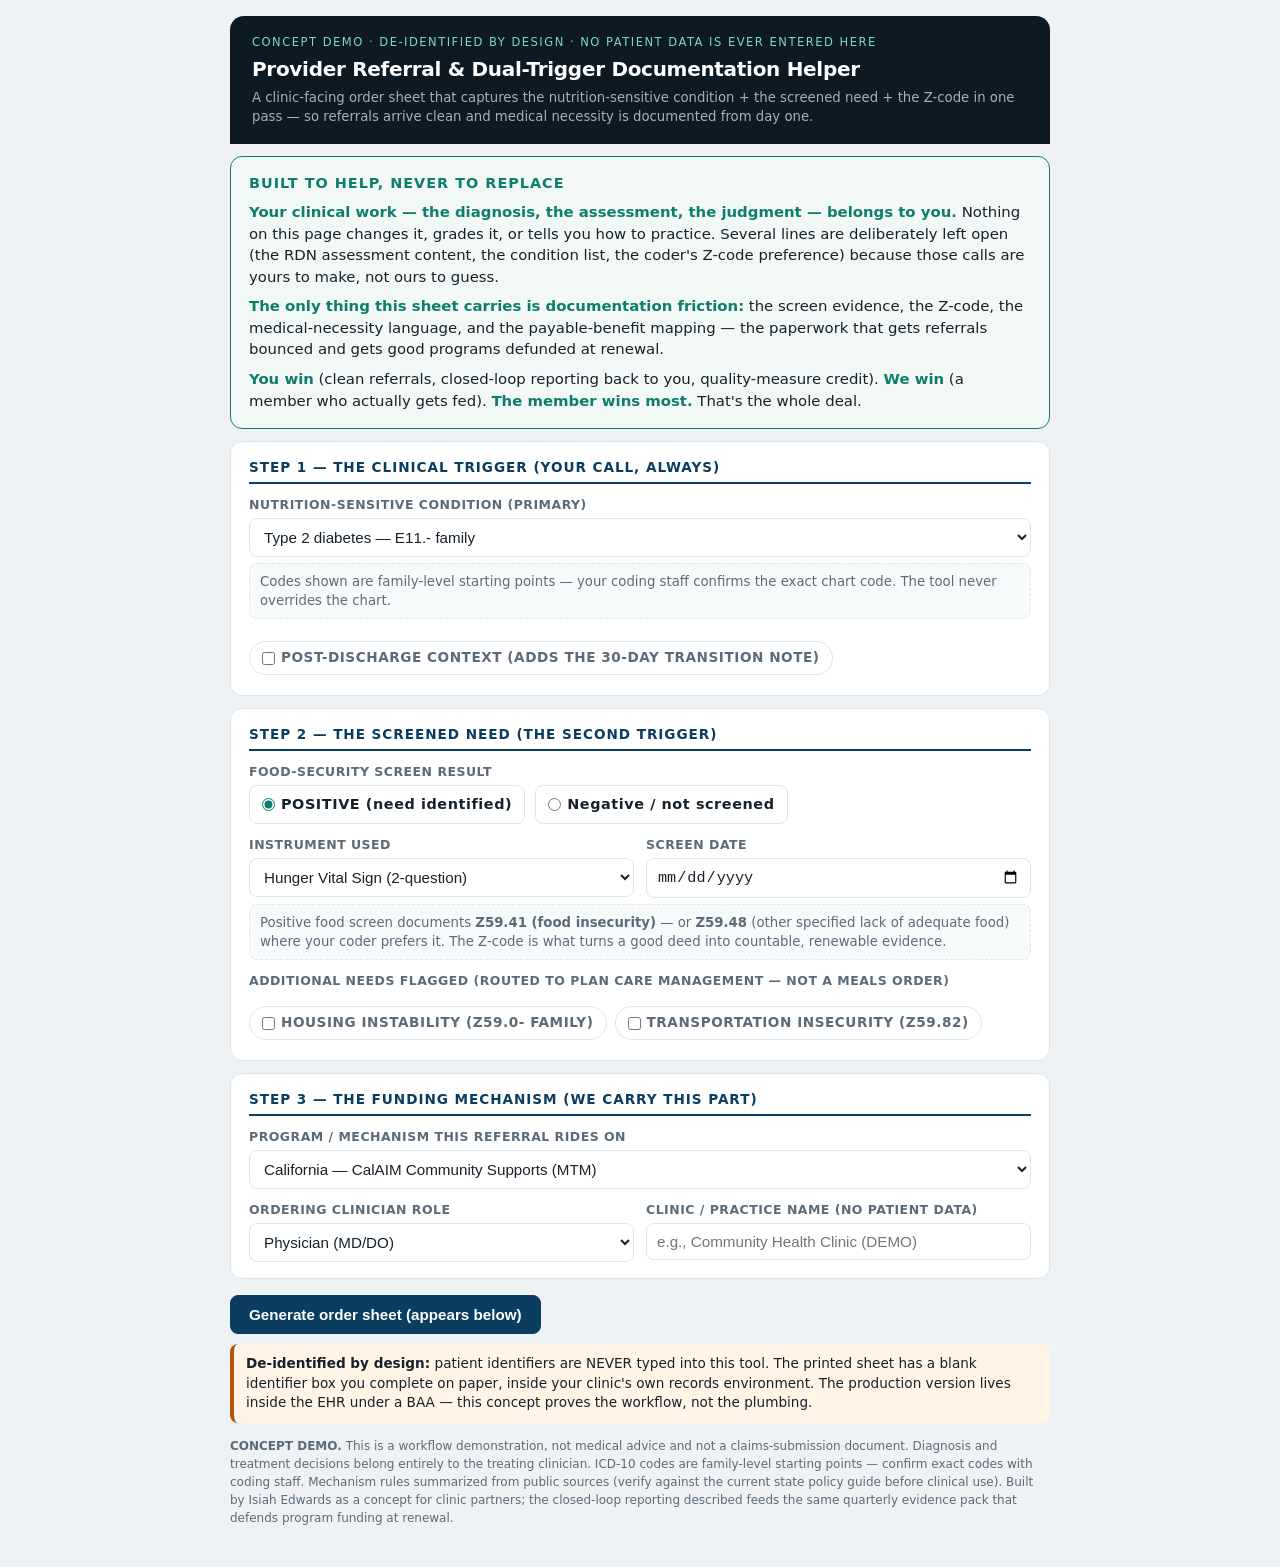
<file: medicaid-tool/Provider_Referral_Helper.html>
<!doctype html>
<html lang="en">
<head>
<meta charset="utf-8">
<meta name="viewport" content="width=device-width,initial-scale=1">
<title>Provider Referral & Dual-Trigger Documentation Helper (CONCEPT)</title>
<style>
  *{box-sizing:border-box;margin:0;padding:0}
  :root{--navy:#0b3d61;--teal:#0e7d6f;--ink:#16212b;--mut:#5b6b7a;--line:#dfe7ec;--bg:#eef2f5;--amber:#b45309}
  body{font-family:system-ui,-apple-system,"Segoe UI",Roboto,sans-serif;background:var(--bg);color:var(--ink);line-height:1.45;padding:16px 10px 40px}
  .wrap{max-width:820px;margin:0 auto}
  .band{background:#0d1923;color:#fff;border-radius:14px 14px 0 0;padding:18px 22px}
  .band .tag{color:#7fd6c6;font-size:.72rem;letter-spacing:.13em;text-transform:uppercase;margin-bottom:4px}
  .band h1{font-size:1.25rem;letter-spacing:-.3px}
  .band .sub{color:#9fb3c2;font-size:.83rem;margin-top:4px}
  .card{background:#fff;border:1px solid var(--line);border-radius:12px;padding:16px 18px;margin-top:12px}
  .card h2{font-size:.85rem;color:var(--navy);text-transform:uppercase;letter-spacing:.07em;border-bottom:2px solid var(--navy);padding-bottom:4px;margin-bottom:10px}
  .seventy{background:#f2f8f6;border:1.5px solid var(--teal);border-radius:12px;padding:16px 18px;margin-top:12px}
  .seventy h2{color:var(--teal);font-size:.9rem;text-transform:uppercase;letter-spacing:.07em;margin-bottom:8px}
  .seventy p{font-size:.93rem;margin-bottom:8px}
  .seventy p:last-child{margin-bottom:0}
  .seventy b{color:var(--teal)}
  label{display:block;font-size:.78rem;font-weight:700;color:var(--mut);text-transform:uppercase;letter-spacing:.04em;margin:12px 0 4px}
  select,input[type=date],input[type=text]{width:100%;padding:9px 10px;border:1.5px solid var(--line);border-radius:8px;font-size:.95rem;background:#fff;color:var(--ink)}
  .row{display:flex;gap:12px;flex-wrap:wrap}.row>div{flex:1;min-width:220px}
  .chips{display:flex;gap:8px;flex-wrap:wrap;margin-top:4px}
  .chip{display:flex;align-items:center;gap:6px;border:1.5px solid var(--line);border-radius:999px;padding:6px 12px;font-size:.85rem;cursor:pointer;user-select:none}
  .chip input{accent-color:var(--teal)}
  .radio-row{display:flex;gap:10px;flex-wrap:wrap;margin-top:4px}
  .radio-row label{display:flex;align-items:center;gap:6px;text-transform:none;font-size:.9rem;font-weight:600;color:var(--ink);border:1.5px solid var(--line);border-radius:8px;padding:8px 12px;cursor:pointer;margin:0}
  .radio-row input{accent-color:var(--teal)}
  .codebox{font-size:.83rem;color:var(--mut);background:#f7fafb;border:1px dashed var(--line);border-radius:8px;padding:8px 10px;margin-top:6px}
  .btnrow{display:flex;gap:8px;margin-top:16px;flex-wrap:wrap}
  button{padding:10px 18px;border-radius:8px;font-size:.95rem;font-weight:700;cursor:pointer;border:1.5px solid var(--navy)}
  .primary{background:var(--navy);color:#fff}
  .ghost{background:#fff;color:var(--navy)}
  .reportMount{margin-top:14px}
  .reportMount:empty{display:none}
  .reportBar{display:flex;gap:8px;align-items:center;margin-bottom:8px;flex-wrap:wrap}
  .reportBarLabel{font-size:.85rem;color:var(--teal);font-weight:800;margin-right:auto}
  .reportFrame{width:100%;height:75vh;border:1px solid var(--line);border-radius:10px;background:#fff}
  .foot{font-size:.75rem;color:var(--mut);margin-top:14px;line-height:1.5}
  .warnbox{background:#fff4e5;border-left:4px solid var(--amber);border-radius:8px;padding:10px 12px;font-size:.85rem;margin-top:10px}
</style>
</head>
<body>
<div class="wrap">
  <div class="band">
    <div class="tag">Concept Demo · De-identified by Design · No Patient Data Is Ever Entered Here</div>
    <h1>Provider Referral &amp; Dual-Trigger Documentation Helper</h1>
    <div class="sub">A clinic-facing order sheet that captures the nutrition-sensitive condition + the screened need + the Z-code in one pass — so referrals arrive clean and medical necessity is documented from day one.</div>
  </div>

  <div class="seventy">
    <h2>Built to help, never to replace</h2>
    <p><b>Your clinical work — the diagnosis, the assessment, the judgment — belongs to you.</b> Nothing on this page changes it, grades it, or tells you how to practice. Several lines are deliberately left open (the RDN assessment content, the condition list, the coder's Z-code preference) because those calls are yours to make, not ours to guess.</p>
    <p><b>The only thing this sheet carries is documentation friction:</b> the screen evidence, the Z-code, the medical-necessity language, and the payable-benefit mapping — the paperwork that gets referrals bounced and gets good programs defunded at renewal.</p>
    <p><b>You win</b> (clean referrals, closed-loop reporting back to you, quality-measure credit). <b>We win</b> (a member who actually gets fed). <b>The member wins most.</b> That's the whole deal.</p>
  </div>

  <div class="card">
    <h2>Step 1 — The clinical trigger (your call, always)</h2>
    <label for="cond">Nutrition-sensitive condition (primary)</label>
    <select id="cond">
      <option value="t2d">Type 2 diabetes — E11.- family</option>
      <option value="chf">Heart failure — I50.- family</option>
      <option value="ckd">Chronic kidney disease, stage 3–5 / ESRD — N18.3- to N18.6</option>
      <option value="htn">Hypertension — I10</option>
      <option value="copd">COPD — J44.- family</option>
      <option value="preg">High-risk pregnancy incl. gestational diabetes — O24.4- family</option>
      <option value="maln">Malnutrition / frailty — E43 / E44.- family</option>
      <option value="hiv">HIV — B20</option>
      <option value="onc">Malignancy in active treatment — C00–C96 (+ Z51.11 chemo encounter)</option>
    </select>
    <div class="codebox">Codes shown are family-level starting points — your coding staff confirms the exact chart code. The tool never overrides the chart.</div>
    <div class="chips" style="margin-top:10px">
      <label class="chip"><input type="checkbox" id="postDischarge"> Post-discharge context (adds the 30-day transition note)</label>
    </div>
  </div>

  <div class="card">
    <h2>Step 2 — The screened need (the second trigger)</h2>
    <label>Food-security screen result</label>
    <div class="radio-row">
      <label><input type="radio" name="screen" value="pos" checked> POSITIVE (need identified)</label>
      <label><input type="radio" name="screen" value="neg"> Negative / not screened</label>
    </div>
    <div class="row">
      <div>
        <label for="instrument">Instrument used</label>
        <select id="instrument">
          <option>Hunger Vital Sign (2-question)</option>
          <option>CMS AHC-HRSN core (food items)</option>
          <option>Plan HRA — food-security items</option>
          <option>Other validated instrument</option>
        </select>
      </div>
      <div>
        <label for="screenDate">Screen date</label>
        <input type="date" id="screenDate">
      </div>
    </div>
    <div class="codebox">Positive food screen documents <b>Z59.41 (food insecurity)</b> — or <b>Z59.48</b> (other specified lack of adequate food) where your coder prefers it. The Z-code is what turns a good deed into countable, renewable evidence.</div>
    <label style="margin-top:12px">Additional needs flagged (routed to plan care management — NOT a meals order)</label>
    <div class="chips">
      <label class="chip"><input type="checkbox" id="needHousing"> Housing instability (Z59.0- family)</label>
      <label class="chip"><input type="checkbox" id="needTransport"> Transportation insecurity (Z59.82)</label>
    </div>
  </div>

  <div class="card">
    <h2>Step 3 — The funding mechanism (we carry this part)</h2>
    <label for="mech">Program / mechanism this referral rides on</label>
    <select id="mech">
      <option value="calaim">California — CalAIM Community Supports (MTM)</option>
      <option value="nyscn">New York — 1115 Social Care Network</option>
      <option value="nchop">North Carolina — Healthy Opportunities Pilot (restart pending)</option>
      <option value="ma1115">Massachusetts — 1115 HRSN Supplemental Services</option>
      <option value="ssbci">Medicare Advantage / D-SNP — SSBCI food benefit</option>
      <option value="mcova">MCO value-add / ILOS / quality budget (Louisiana &amp; other states)</option>
    </select>
    <div class="row">
      <div>
        <label for="clinRole">Ordering clinician role</label>
        <select id="clinRole">
          <option>Physician (MD/DO)</option>
          <option>Nurse Practitioner (APRN)</option>
          <option>Physician Assistant (PA)</option>
          <option>Registered Dietitian Nutritionist (RDN)</option>
          <option>Care manager (on clinician order)</option>
        </select>
      </div>
      <div>
        <label for="clinic">Clinic / practice name (no patient data)</label>
        <input type="text" id="clinic" placeholder="e.g., Community Health Clinic (DEMO)">
      </div>
    </div>
  </div>

  <div class="btnrow">
    <button class="primary" id="buildSheet">Generate order sheet (appears below)</button>
  </div>
  <div class="warnbox"><b>De-identified by design:</b> patient identifiers are NEVER typed into this tool. The printed sheet has a blank identifier box you complete on paper, inside your clinic's own records environment. The production version lives inside the EHR under a BAA — this concept proves the workflow, not the plumbing.</div>
  <div id="sheetMount" class="reportMount"></div>

  <div class="foot"><b>CONCEPT DEMO.</b> This is a workflow demonstration, not medical advice and not a claims-submission document. Diagnosis and treatment decisions belong entirely to the treating clinician. ICD-10 codes are family-level starting points — confirm exact codes with coding staff. Mechanism rules summarized from public sources (verify against the current state policy guide before clinical use). Built by Isiah Edwards as a concept for clinic partners; the closed-loop reporting described feeds the same quarterly evidence pack that defends program funding at renewal.</div>
</div>

<script>
(function(){
  const $=id=>document.getElementById(id);
  const CONDS={
    t2d:{label:"Type 2 diabetes",code:"E11.- family"},
    chf:{label:"Heart failure",code:"I50.- family"},
    ckd:{label:"Chronic kidney disease (stage 3–5 / ESRD)",code:"N18.3- to N18.6"},
    htn:{label:"Hypertension",code:"I10"},
    copd:{label:"COPD",code:"J44.- family"},
    preg:{label:"High-risk pregnancy (incl. gestational diabetes)",code:"O24.4- family"},
    maln:{label:"Malnutrition / frailty",code:"E43 / E44.- family"},
    hiv:{label:"HIV",code:"B20"},
    onc:{label:"Malignancy in active treatment",code:"C00–C96 (+ Z51.11)"}
  };
  const MECHS={
    calaim:{label:"CalAIM Community Supports — Medically Tailored Meals (California)",
      note:"CalAIM requires the DUAL TRIGGER: a nutrition-sensitive condition PLUS documented need — meals addressing food insecurity alone are NOT covered. An RDN-conducted or RDN-overseen nutrition assessment is required; medically tailored meals constitute roughly two-thirds of the member's food; standard course 12 weeks (extendable with documentation, per the current DHCS policy guide — verify before ordering)."},
    nyscn:{label:"NY 1115 Social Care Network — nutrition services (New York)",
      note:"Referral must document eligibility against the SCN's criteria-defined populations (high-utilizer / condition-based). Nutrition reimbursement live since January 2025; up to 6 months of meals, renewable once (longer for high-risk pregnancy). The SCN closes the loop in its referral platform — this sheet gives them everything in one pass."},
    nchop:{label:"NC Healthy Opportunities Pilot (North Carolina — restart pending)",
      note:"HOP historically required a qualifying condition AND a documented social risk factor — the dual trigger, by regulation. Program restart funded in the July 2026 budget; verify current service rules and the fee schedule before ordering."},
    ma1115:{label:"MassHealth 1115 HRSN Supplemental Services (Massachusetts)",
      note:"Authorized through 12/31/2027. Document the qualifying condition and the screened need; up to 21 meals/week under the published fee schedule."},
    ssbci:{label:"Medicare Advantage / D-SNP — SSBCI food benefit",
      note:"SSBCI requires the plan-verified three-prong gate: (1) a qualifying chronic condition, (2) high risk of hospitalization or adverse outcomes, (3) reasonable expectation the benefit improves or maintains health. This sheet documents prongs 1 and the supporting evidence; the plan confirms eligibility. Note: the broad VBID food pathway terminated end-2025 — SSBCI is the lane."},
    mcova:{label:"MCO value-add / ILOS / quality budget (Louisiana &amp; other states)",
      note:"Plan-funded benefit from the MCO's own capitation or quality budget. The dual trigger isn't federally required here — document it anyway: it is exactly the evidence that keeps the program funded at renewal and earns HEDIS SNS-E credit for the plan."}
  };
  function esc(v){return String(v||"").replace(/[&<>"]/g,m=>({"&":"&amp;","<":"&lt;",">":"&gt;",'"':"&quot;"}[m]));}
  function fmtDate(v){ if(!v) return "____________"; const p=v.split("-"); return p.length===3?`${p[1]}/${p[2]}/${p[0]}`:v; }

  function buildSheet(){
    const c=CONDS[$("cond").value];
    const mech=MECHS[$("mech").value];
    const pos=document.querySelector('input[name="screen"]:checked').value==="pos";
    const inst=$("instrument").value, sdate=fmtDate($("screenDate").value);
    const role=$("clinRole").value, clinic=$("clinic").value||"________________________________";
    const post=$("postDischarge").checked;
    const housing=$("needHousing").checked, transport=$("needTransport").checked;
    const dual = pos; // condition always selected; screen must be positive
    const trigBanner = dual
      ? `<div class="ok"><b>DUAL TRIGGER DOCUMENTED ✓</b> — nutrition-sensitive condition + positive screened need. This referral meets the documentation standard condition-gated programs require.</div>`
      : `<div class="stop"><b>DUAL TRIGGER NOT MET — DO NOT ORDER MEDICALLY TAILORED MEALS under a condition-gated mechanism.</b> A negative or missing food-security screen means this member does not meet the documented-need standard (in California, food-insecurity-only meals are non-covered — and condition-only referrals bounce). Screen first, or route to the plan's care-management team for the appropriate service. A tool that helps you says no when the answer is no.</div>`;
    const necessity = dual
      ? `Patient carries a diagnosis of <b>${c.label}</b> (${c.code}), a nutrition-sensitive condition, with a <b>positive ${esc(inst)}</b> screen documented <b>${sdate}</b> (<b>Z59.41</b> food insecurity${post?"; patient is in a post-discharge transition window (30-day)":""}). Medically tailored meals are clinically indicated to support disease management and reduce avoidable utilization. This referral meets the dual-trigger documentation standard.`
      : `Documentation incomplete — the screened-need element is missing. Complete a validated food-security screen (e.g., Hunger Vital Sign) and regenerate.`;
    const routed = (housing||transport)
      ? `<tr><td>Additional flagged needs routed to plan care management (NOT part of the meals order)</td><td>${[housing?"Housing instability (Z59.0- family)":"",transport?"Transportation insecurity (Z59.82)":""].filter(Boolean).join(" · ")}</td></tr>` : "";
    const html=`<!doctype html><html><head><meta charset="utf-8"><title>Referral Order Sheet — ${esc(c.label)}</title>
<style>body{font-family:Georgia,'Times New Roman',serif;color:#16212b;max-width:740px;margin:20px auto;padding:0 16px;line-height:1.45;font-size:13.5px}
h1{font-size:19px;margin:0 0 2px;color:#0b3d61}.sub{color:#5b6b7a;font-size:11.5px;margin-bottom:10px}
h2{font-size:13px;color:#0b3d61;border-bottom:1.5px solid #0b3d61;padding-bottom:2px;margin:14px 0 6px}
table{width:100%;border-collapse:collapse;font-size:12.8px}td,th{padding:5px 8px;border-bottom:1px solid #dfe7ec;text-align:left;vertical-align:top}
th{color:#5b6b7a;font-size:10.5px;text-transform:uppercase}
.ok{background:#e9f7ef;border-left:4px solid #1e7d46;padding:9px 12px;margin:8px 0;font-size:13px}
.stop{background:#fdecea;border-left:4px solid #b3261e;padding:9px 12px;margin:8px 0;font-size:13px}
.idbox{border:1.5px solid #16212b;border-radius:6px;padding:10px 12px;margin:8px 0;font-size:12.5px}
.idbox .line{display:inline-block;border-bottom:1px solid #16212b;min-width:180px;margin-left:6px}
.note{background:#f7fafb;border:1px dashed #c9d5dd;border-radius:6px;padding:8px 10px;font-size:12px;color:#40525f;margin:8px 0}
.sig{margin-top:16px;font-size:12.5px}.sig .line{display:inline-block;border-bottom:1px solid #16212b;min-width:220px;margin:0 18px 0 6px}
.foot{font-size:10px;color:#5b6b7a;margin-top:14px;border-top:1px solid #dfe7ec;padding-top:7px;line-height:1.5}
.demo{color:#b3261e;font-weight:bold;letter-spacing:.08em;font-size:11px}
@media print{body{margin:8px auto}}</style></head><body>
<div class="demo">CONCEPT DEMO — NOT FOR CLINICAL USE</div>
<h1>Medically Tailored Meals — Referral Order Sheet</h1>
<div class="sub">${esc(clinic)} · Mechanism: ${mech.label} · One pass: condition + screened need + Z-code</div>
<div class="idbox"><b>Patient identifiers — handwritten only, inside your records environment (never typed into this tool):</b><br><br>
Name <span class="line"></span> &nbsp; DOB <span class="line" style="min-width:110px"></span> &nbsp; MRN <span class="line" style="min-width:110px"></span></div>
${trigBanner}
<h2>The two triggers, in one place</h2>
<table>
<tr><th>Element</th><th>Documentation</th></tr>
<tr><td><b>1 — Clinical trigger</b> (clinician's diagnosis — unchanged by this tool)</td><td>${esc(c.label)} — ${c.code} <i>(coding staff confirms exact chart code)</i>${post?"<br>Post-discharge transition context noted (30-day window)":""}</td></tr>
<tr><td><b>2 — Screened need</b></td><td>${pos?`POSITIVE — ${esc(inst)}, ${sdate}<br><b>Z-code: Z59.41</b> (food insecurity) — or Z59.48 per coder preference`:`NOT DOCUMENTED — screen required before this order is valid`}</td></tr>
${routed}
<tr><td><b>RDN nutrition assessment</b></td><td>☐ Completed &nbsp; ☐ Ordered &nbsp; — required where the mechanism demands it (CalAIM: RDN-conducted or RDN-overseen). The RDN owns this line.</td></tr>
</table>
<h2>Medical-necessity statement</h2>
<div class="note">${necessity}</div>
<h2>Mechanism note (the part we carry)</h2>
<div class="note">${mech.note}</div>
<h2>What your clinic gets back — the closed loop</h2>
<table>
<tr><th>The program reports back</th><th>Why it matters to you</th></tr>
<tr><td>Referral accepted + first delivery date</td><td>No "bridge to nowhere" — you know the referral landed</td></tr>
<tr><td>Activation and reorder (adherence) for your referred members, quarterly</td><td>Evidence your referral worked — and HEDIS SNS-E intervention-within-30-days credit for the plan</td></tr>
<tr><td>Flags routed onward (housing / transport) with disposition</td><td>The whole screen gets answered, not just the food line</td></tr>
</table>
<div class="sig">Ordering clinician (${esc(role)}): <span class="line"></span> Date: <span class="line" style="min-width:120px"></span></div>
<div class="foot">CONCEPT DEMONSTRATION — de-identified by design; no patient data was entered in or transmitted by the generating tool. Not medical advice; not a claims document. ICD-10 codes are family-level starting points. Mechanism rules summarized from public sources — verify against the current state policy guide. Production version: EHR-integrated under BAA, inside the clinic's compliance environment. The quarterly closed-loop data feeds the same evidence pack that defends program funding at renewal — when the program survives, the referrals keep flowing: you win, we win, the member wins.</div>
</body></html>`;
    const mount=$("sheetMount");
    mount.innerHTML=`<div class="reportBar"><span class="reportBarLabel">Order sheet ready — live below.</span><button class="primary" data-act="print">Print / Save as PDF</button><button class="ghost" data-act="dl">Download HTML</button></div><iframe class="reportFrame" title="Referral order sheet"></iframe>`;
    const frame=mount.querySelector("iframe"); frame.srcdoc=html;
    mount.querySelector('[data-act="print"]').addEventListener("click",()=>{frame.contentWindow.focus();frame.contentWindow.print();});
    mount.querySelector('[data-act="dl"]').addEventListener("click",()=>{
      const blob=new Blob([html],{type:"text/html"});const a=document.createElement("a");
      a.href=URL.createObjectURL(blob);a.download="Referral_Order_Sheet_DEMO.html";a.click();setTimeout(()=>URL.revokeObjectURL(a.href),500);
    });
    mount.scrollIntoView({behavior:"smooth",block:"nearest"});
  }
  $("buildSheet").addEventListener("click",buildSheet);
})();
</script>
</body>
</html>
</file>
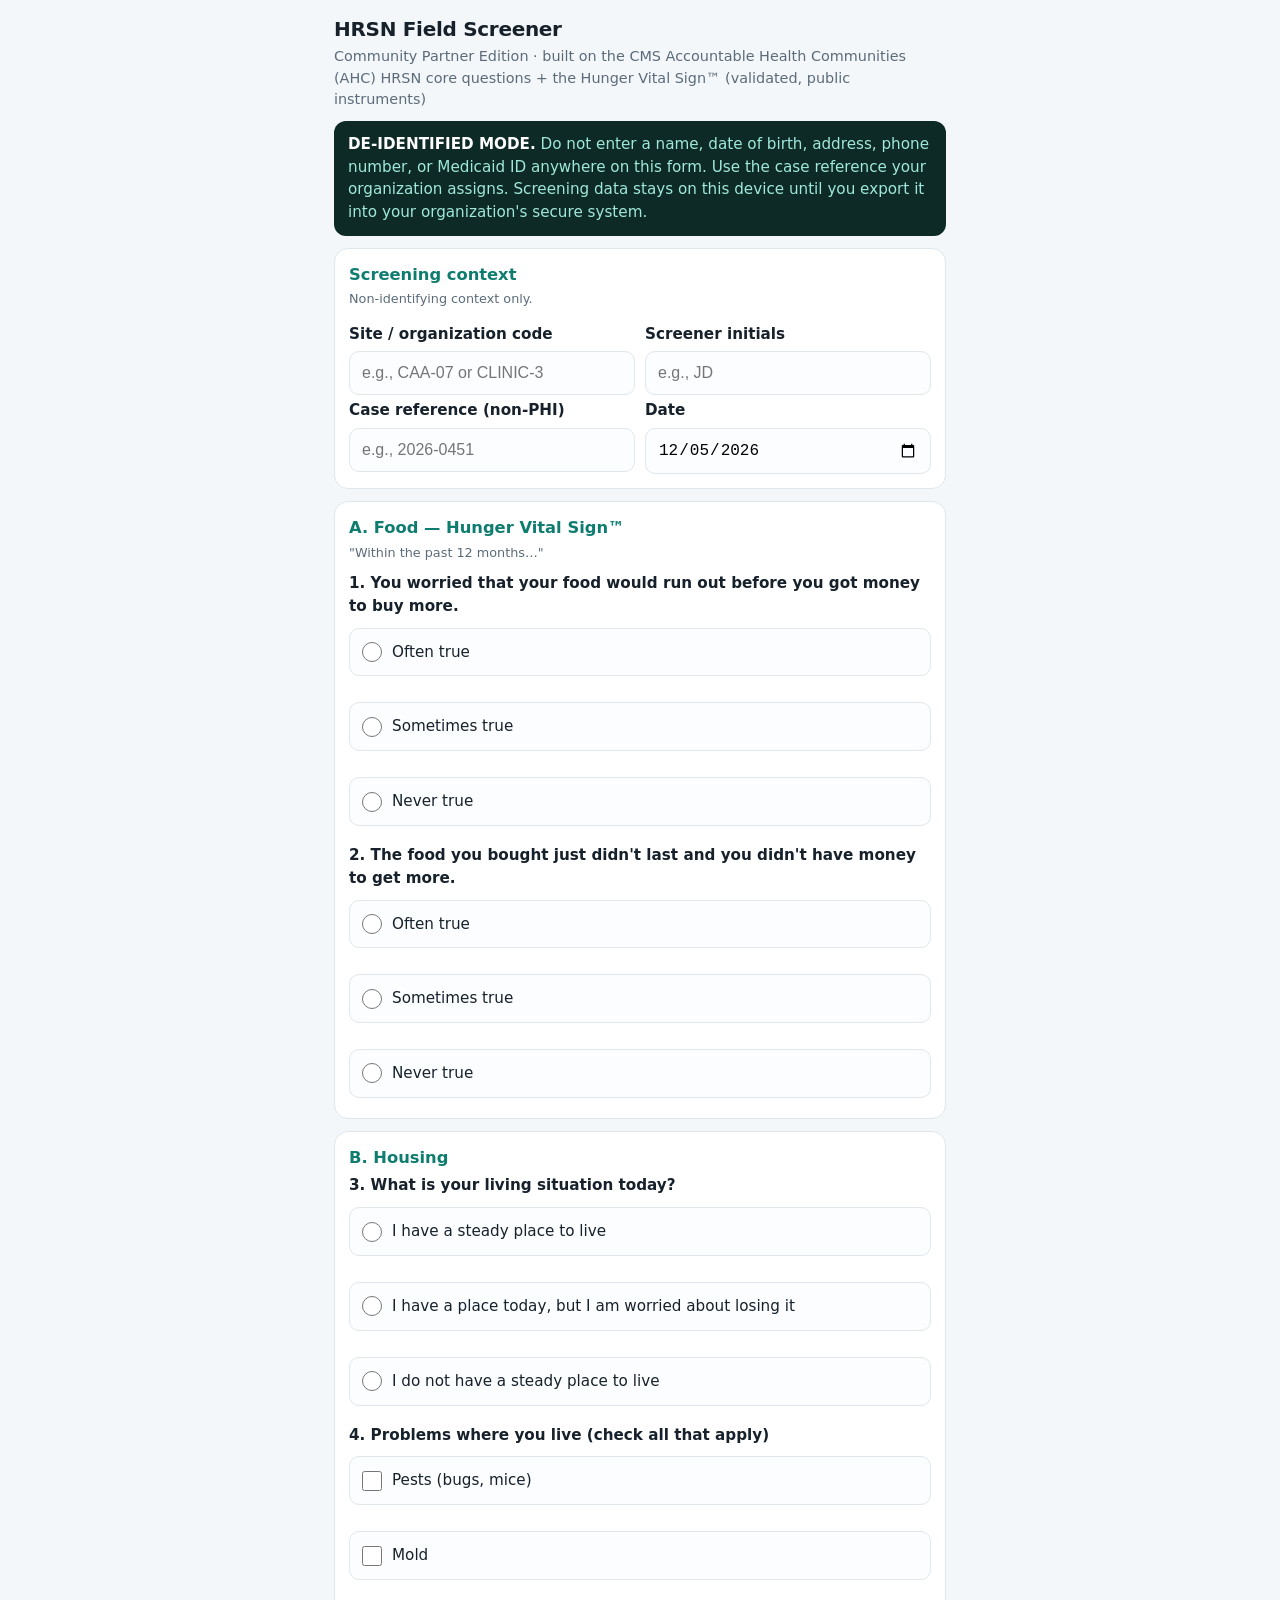
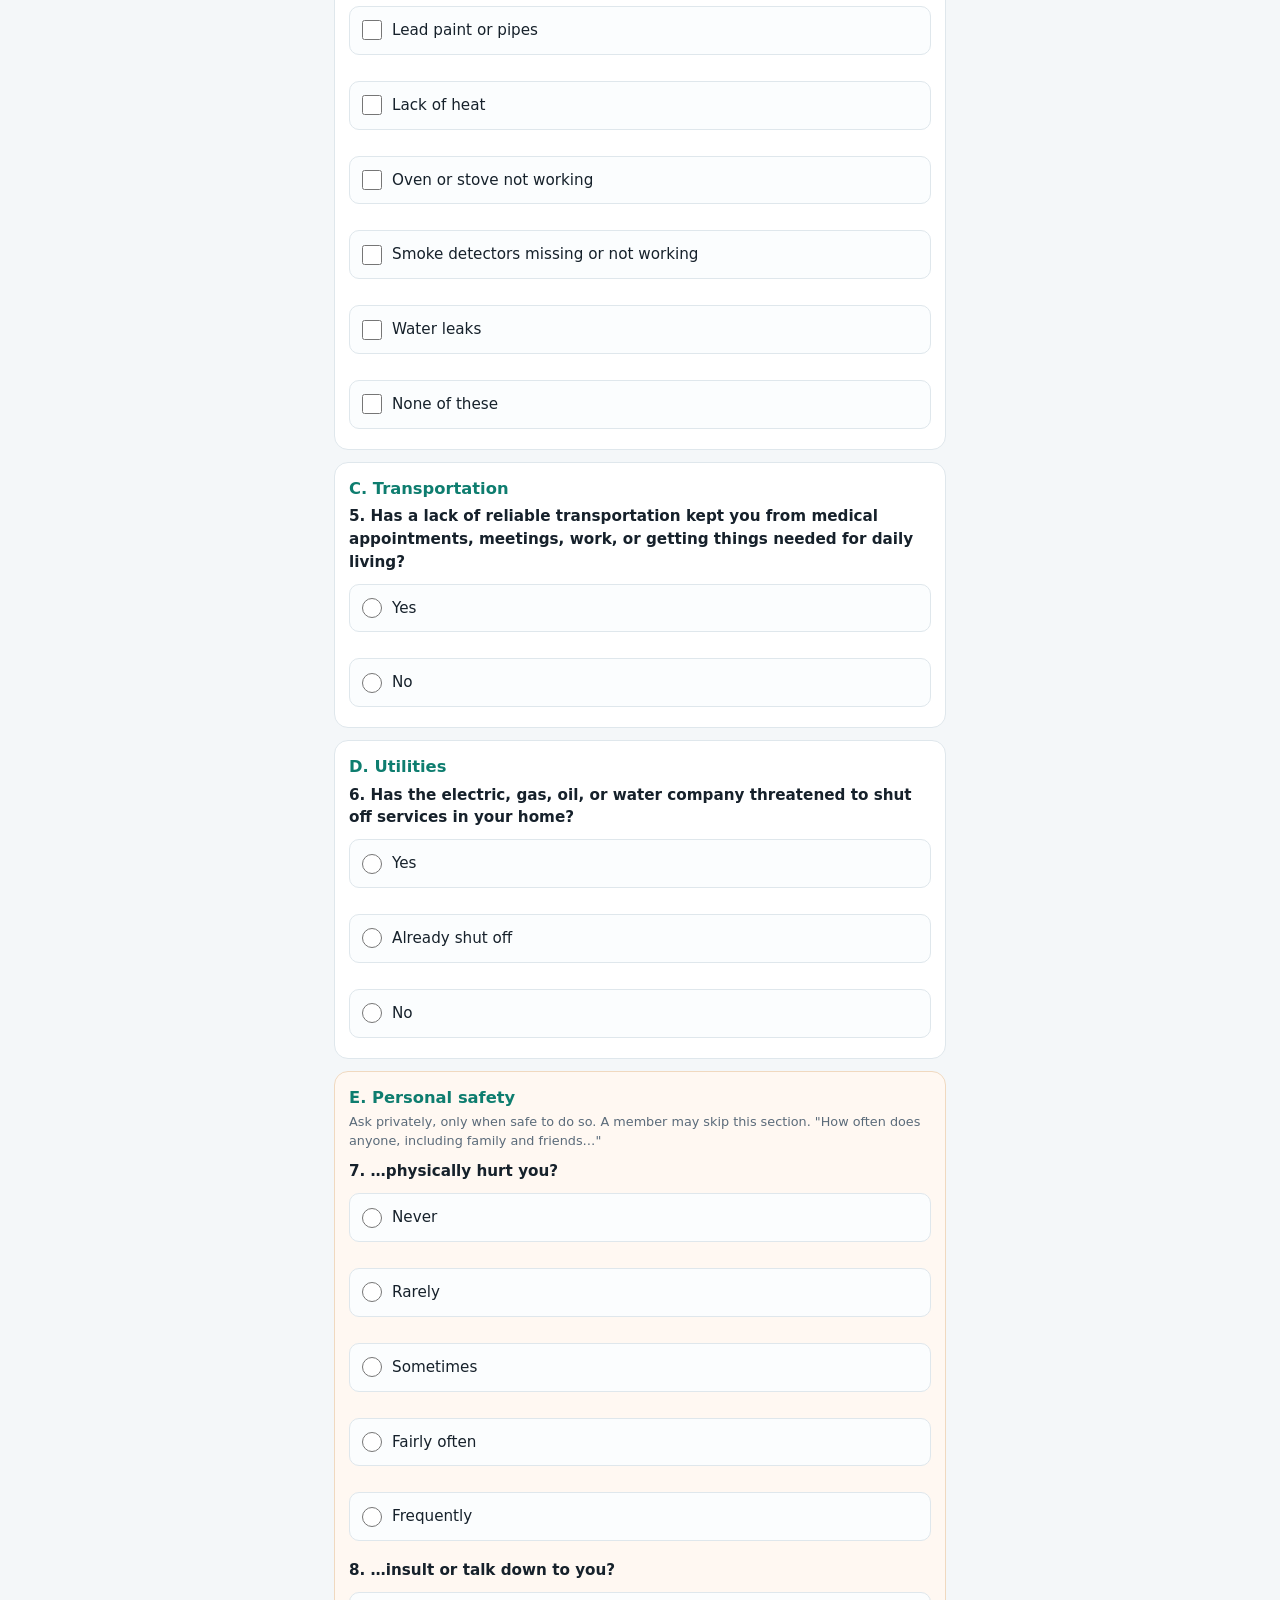
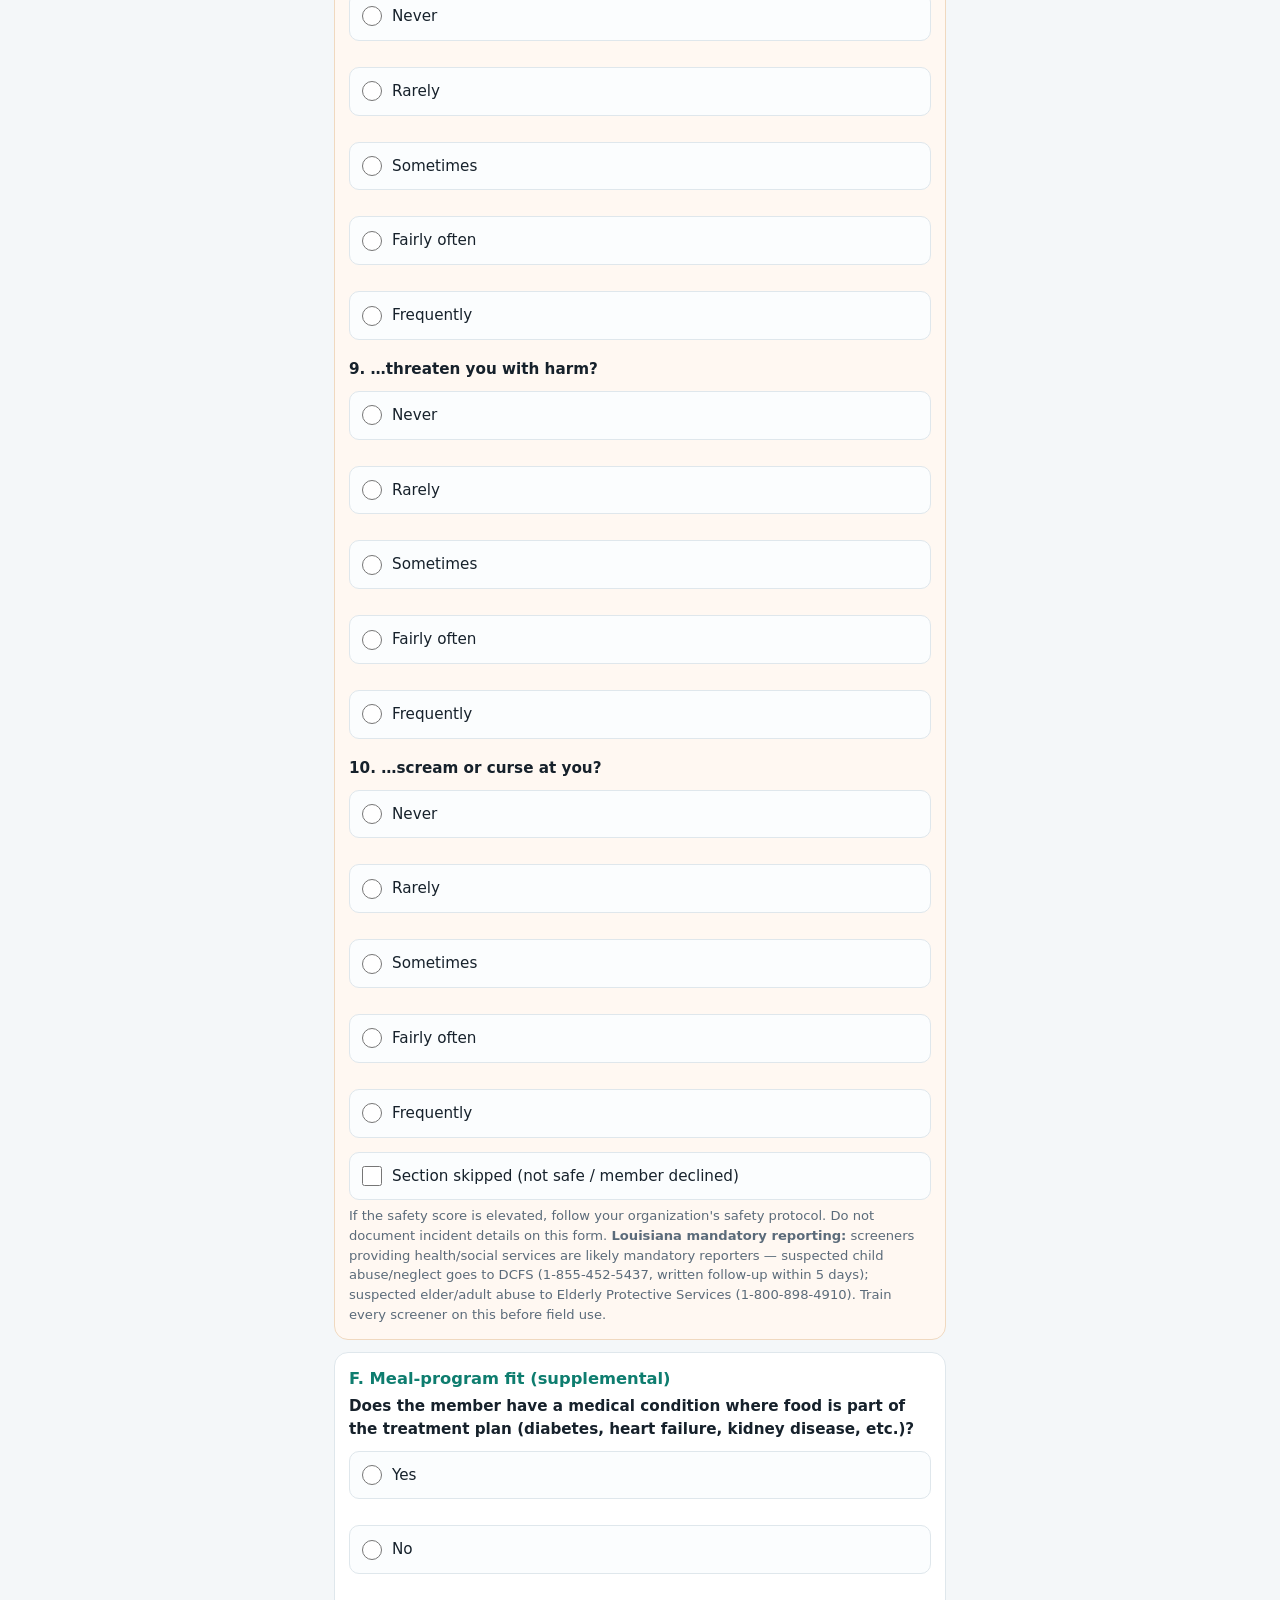
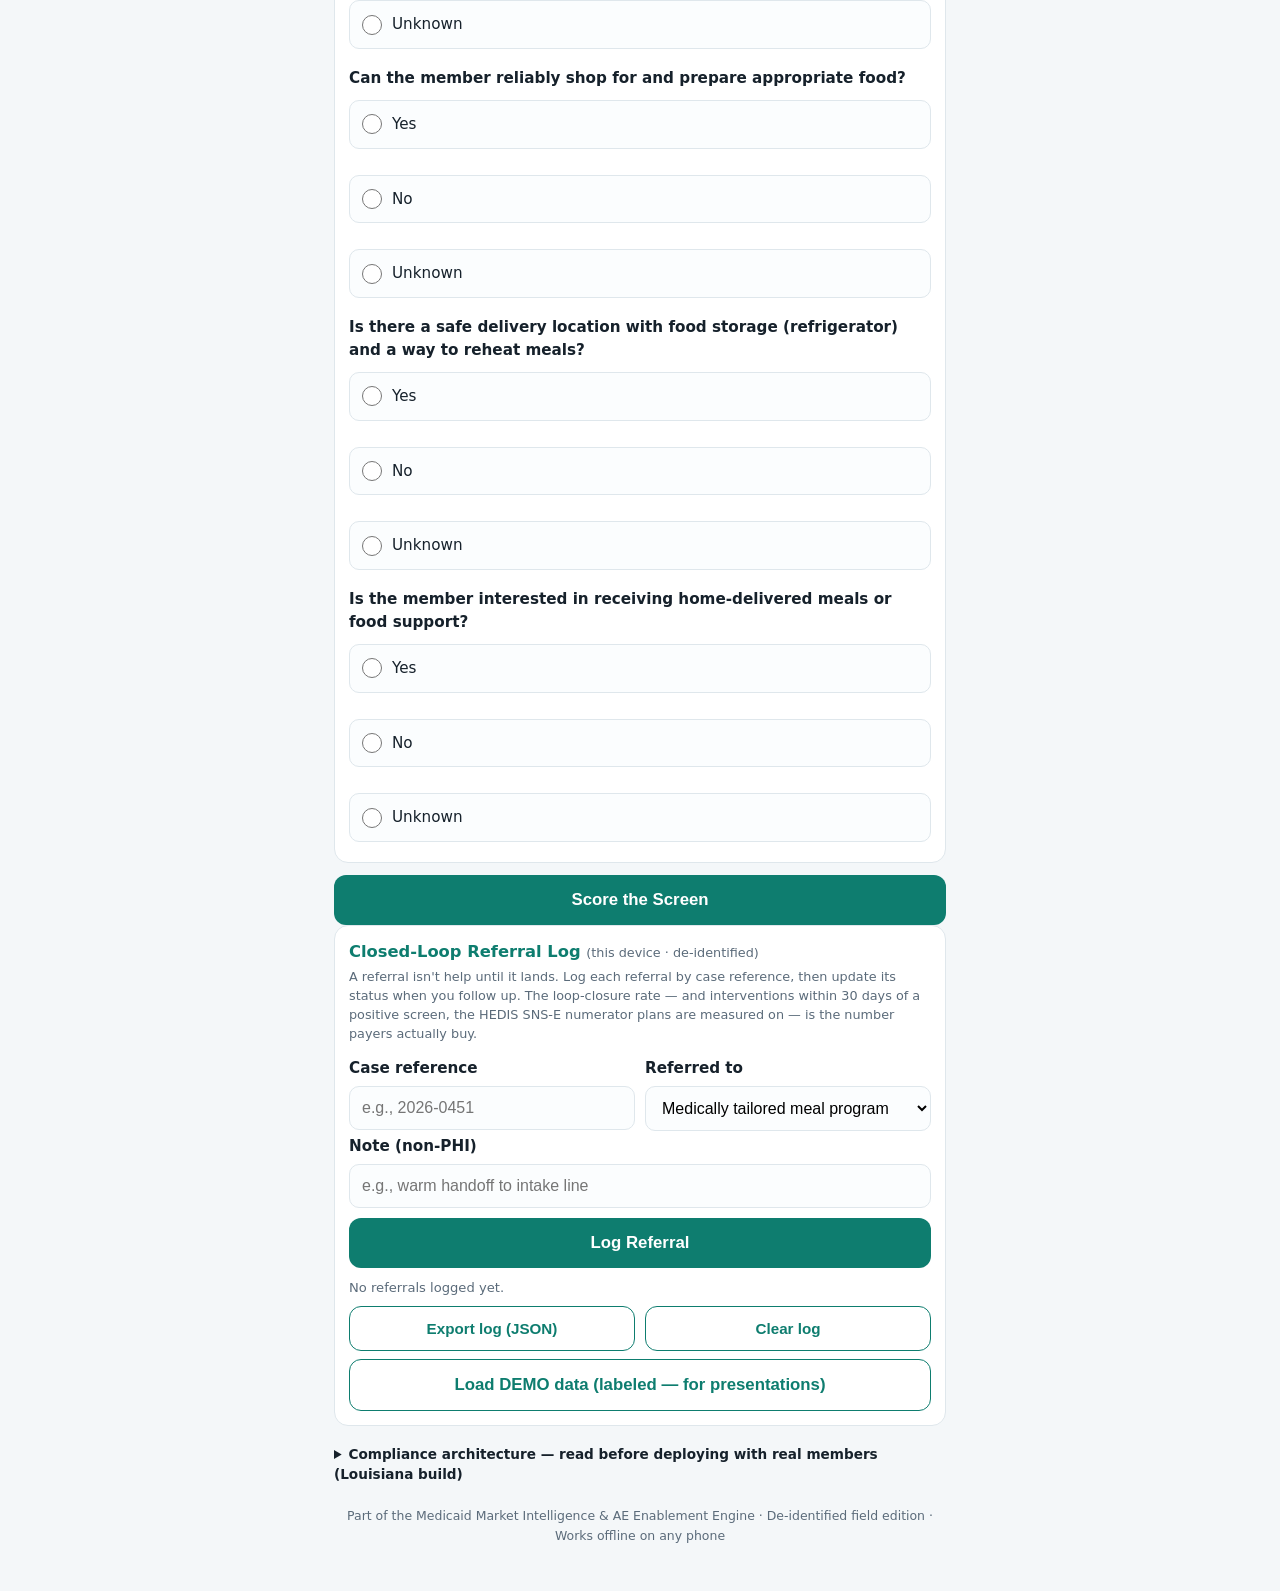
<file: medicaid-tool/SDOH_Field_Screener_Mobile.html>
<!doctype html>
<html lang="en">
<head>
<meta charset="utf-8">
<meta name="viewport" content="width=device-width, initial-scale=1, maximum-scale=1">
<title>HRSN Field Screener — Community Partner Edition</title>
<style>
  *{box-sizing:border-box;margin:0;padding:0;-webkit-tap-highlight-color:transparent}
  :root{--teal:#0e7d6f;--ink:#16212b;--dim:#5b6b7a;--line:#dfe7ec;--bg:#f4f7f9;--amber:#b45309;--red:#b3261e;--green:#1e7d46}
  body{font-family:system-ui,-apple-system,"Segoe UI",Roboto,sans-serif;background:var(--bg);color:var(--ink);line-height:1.5;padding:14px;max-width:640px;margin:0 auto}
  h1{font-size:1.25rem;letter-spacing:-.3px}
  .sub{color:var(--dim);font-size:.9rem;margin:2px 0 10px}
  .mode{background:#0e2a26;color:#9fe8db;border-radius:12px;padding:12px 14px;font-size:.95rem;margin-bottom:12px}
  .mode b{color:#fff}
  .card{background:#fff;border:1px solid var(--line);border-radius:14px;padding:14px;margin-bottom:12px}
  .card h2{font-size:1.02rem;color:var(--teal);margin-bottom:2px}
  .inst{font-size:.8rem;color:var(--dim);margin-bottom:10px}
  label{display:block;font-weight:600;font-size:.95rem;margin:12px 0 6px}
  label:first-of-type{margin-top:4px}
  input[type=text],input[type=date]{width:100%;font-size:16px;padding:12px;border:1px solid var(--line);border-radius:10px;background:#fbfdfe}
  .opts{display:flex;flex-direction:column;gap:8px}
  .opt{display:flex;align-items:center;gap:10px;border:1px solid var(--line);border-radius:10px;padding:12px;font-size:.95rem;font-weight:400;cursor:pointer;background:#fbfdfe}
  .opt input{width:20px;height:20px;flex:none}
  .opt.on{border-color:var(--teal);background:#eaf6f4}
  .grid2{display:grid;grid-template-columns:1fr 1fr;gap:10px}
  .note{font-size:.82rem;color:var(--dim);margin-top:6px}
  .safety{background:#fff8f2;border-color:#f0d9c0}
  .btn{display:block;width:100%;font-size:1.05rem;font-weight:700;padding:15px;border-radius:12px;border:none;background:var(--teal);color:#fff;margin-top:6px;cursor:pointer}
  .btn.ghost{background:#fff;color:var(--teal);border:1.5px solid var(--teal)}
  .btnrow{display:grid;grid-template-columns:1fr 1fr;gap:10px;margin-top:10px}
  .btnrow .btn{margin-top:0;font-size:.95rem;padding:13px}
  #result{display:none}
  .flag{display:flex;justify-content:space-between;align-items:center;border-bottom:1px solid var(--line);padding:9px 2px;font-size:.95rem}
  .pill{font-size:.78rem;font-weight:800;padding:3px 12px;border-radius:999px}
  .pos{background:#fdecec;color:var(--red)} .neg{background:#e9f7ef;color:var(--green)} .unk{background:#eef2f5;color:var(--dim)}
  pre{white-space:pre-wrap;background:#f7fafb;border:1px solid var(--line);border-radius:10px;padding:12px;font-size:.82rem;margin-top:10px;font-family:ui-monospace,Consolas,monospace}
  details{margin-top:10px;font-size:.85rem;color:var(--dim)}
  summary{font-weight:700;color:var(--ink);cursor:pointer;padding:6px 0}
  .foot{font-size:.78rem;color:var(--dim);text-align:center;margin:16px 0 30px;line-height:1.6}
</style>
</head>
<body>
  <h1>HRSN Field Screener</h1>
  <p class="sub">Community Partner Edition · built on the CMS Accountable Health Communities (AHC) HRSN core questions + the Hunger Vital Sign™ (validated, public instruments)</p>

  <div class="mode"><b>DE-IDENTIFIED MODE.</b> Do not enter a name, date of birth, address, phone number, or Medicaid ID anywhere on this form. Use the case reference your organization assigns. Screening data stays on this device until you export it into your organization's secure system.</div>

  <div class="card">
    <h2>Screening context</h2>
    <p class="inst">Non-identifying context only.</p>
    <div class="grid2">
      <div><label>Site / organization code</label><input type="text" id="site" placeholder="e.g., CAA-07 or CLINIC-3"></div>
      <div><label>Screener initials</label><input type="text" id="screener" placeholder="e.g., JD"></div>
    </div>
    <div class="grid2">
      <div><label>Case reference (non-PHI)</label><input type="text" id="caseref" placeholder="e.g., 2026-0451"></div>
      <div><label>Date</label><input type="date" id="sdate"></div>
    </div>
  </div>

  <div class="card">
    <h2>A. Food — Hunger Vital Sign™</h2>
    <p class="inst">"Within the past 12 months…"</p>
    <label>1. You worried that your food would run out before you got money to buy more.</label>
    <div class="opts" data-q="hvs1">
      <label class="opt"><input type="radio" name="hvs1" value="often">Often true</label>
      <label class="opt"><input type="radio" name="hvs1" value="sometimes">Sometimes true</label>
      <label class="opt"><input type="radio" name="hvs1" value="never">Never true</label>
    </div>
    <label>2. The food you bought just didn't last and you didn't have money to get more.</label>
    <div class="opts" data-q="hvs2">
      <label class="opt"><input type="radio" name="hvs2" value="often">Often true</label>
      <label class="opt"><input type="radio" name="hvs2" value="sometimes">Sometimes true</label>
      <label class="opt"><input type="radio" name="hvs2" value="never">Never true</label>
    </div>
  </div>

  <div class="card">
    <h2>B. Housing</h2>
    <label>3. What is your living situation today?</label>
    <div class="opts" data-q="house">
      <label class="opt"><input type="radio" name="house" value="steady">I have a steady place to live</label>
      <label class="opt"><input type="radio" name="house" value="worried">I have a place today, but I am worried about losing it</label>
      <label class="opt"><input type="radio" name="house" value="none">I do not have a steady place to live</label>
    </div>
    <label>4. Problems where you live (check all that apply)</label>
    <div class="opts" id="houseprob">
      <label class="opt"><input type="checkbox" value="Pests">Pests (bugs, mice)</label>
      <label class="opt"><input type="checkbox" value="Mold">Mold</label>
      <label class="opt"><input type="checkbox" value="Lead">Lead paint or pipes</label>
      <label class="opt"><input type="checkbox" value="No heat">Lack of heat</label>
      <label class="opt"><input type="checkbox" value="Stove not working">Oven or stove not working</label>
      <label class="opt"><input type="checkbox" value="No smoke detector">Smoke detectors missing or not working</label>
      <label class="opt"><input type="checkbox" value="Water leaks">Water leaks</label>
      <label class="opt"><input type="checkbox" value="None" id="probNone">None of these</label>
    </div>
  </div>

  <div class="card">
    <h2>C. Transportation</h2>
    <label>5. Has a lack of reliable transportation kept you from medical appointments, meetings, work, or getting things needed for daily living?</label>
    <div class="opts" data-q="transport">
      <label class="opt"><input type="radio" name="transport" value="yes">Yes</label>
      <label class="opt"><input type="radio" name="transport" value="no">No</label>
    </div>
  </div>

  <div class="card">
    <h2>D. Utilities</h2>
    <label>6. Has the electric, gas, oil, or water company threatened to shut off services in your home?</label>
    <div class="opts" data-q="utility">
      <label class="opt"><input type="radio" name="utility" value="yes">Yes</label>
      <label class="opt"><input type="radio" name="utility" value="already">Already shut off</label>
      <label class="opt"><input type="radio" name="utility" value="no">No</label>
    </div>
  </div>

  <div class="card safety">
    <h2>E. Personal safety</h2>
    <p class="inst">Ask privately, only when safe to do so. A member may skip this section. "How often does anyone, including family and friends…"</p>
    <div id="safetyQs"></div>
    <label class="opt" style="margin-top:8px"><input type="checkbox" id="safetySkip">Section skipped (not safe / member declined)</label>
    <p class="note">If the safety score is elevated, follow your organization's safety protocol. Do not document incident details on this form. <b>Louisiana mandatory reporting:</b> screeners providing health/social services are likely mandatory reporters — suspected child abuse/neglect goes to DCFS (1-855-452-5437, written follow-up within 5 days); suspected elder/adult abuse to Elderly Protective Services (1-800-898-4910). Train every screener on this before field use.</p>
  </div>

  <div class="card">
    <h2>F. Meal-program fit (supplemental)</h2>
    <label>Does the member have a medical condition where food is part of the treatment plan (diabetes, heart failure, kidney disease, etc.)?</label>
    <div class="opts" data-q="dietcond">
      <label class="opt"><input type="radio" name="dietcond" value="yes">Yes</label>
      <label class="opt"><input type="radio" name="dietcond" value="no">No</label>
      <label class="opt"><input type="radio" name="dietcond" value="unknown">Unknown</label>
    </div>
    <label>Can the member reliably shop for and prepare appropriate food?</label>
    <div class="opts" data-q="prep">
      <label class="opt"><input type="radio" name="prep" value="yes">Yes</label>
      <label class="opt"><input type="radio" name="prep" value="no">No</label>
      <label class="opt"><input type="radio" name="prep" value="unknown">Unknown</label>
    </div>
    <label>Is there a safe delivery location with food storage (refrigerator) and a way to reheat meals?</label>
    <div class="opts" data-q="delivery">
      <label class="opt"><input type="radio" name="delivery" value="yes">Yes</label>
      <label class="opt"><input type="radio" name="delivery" value="no">No</label>
      <label class="opt"><input type="radio" name="delivery" value="unknown">Unknown</label>
    </div>
    <label>Is the member interested in receiving home-delivered meals or food support?</label>
    <div class="opts" data-q="interest">
      <label class="opt"><input type="radio" name="interest" value="yes">Yes</label>
      <label class="opt"><input type="radio" name="interest" value="no">No</label>
      <label class="opt"><input type="radio" name="interest" value="unknown">Unknown</label>
    </div>
  </div>

  <button class="btn" id="score">Score the Screen</button>

  <div class="card" id="result">
    <h2>Result</h2>
    <div id="flags"></div>
    <pre id="summary"></pre>
    <div class="btnrow">
      <button class="btn ghost" id="copy">Copy summary</button>
      <button class="btn ghost" id="dljson">Download JSON</button>
    </div>
    <button class="btn" id="share" style="display:none">Share via secure channel…</button>
    <p class="note">Export goes into YOUR organization's secure, authorized system. Nothing is transmitted by this form itself.</p>
  </div>

  <div class="card">
    <h2>Closed-Loop Referral Log <span style="font-weight:400;font-size:.8rem;color:var(--dim)">(this device · de-identified)</span></h2>
    <p class="inst">A referral isn't help until it lands. Log each referral by case reference, then update its status when you follow up. The loop-closure rate — and interventions within 30 days of a positive screen, the HEDIS SNS-E numerator plans are measured on — is the number payers actually buy.</p>
    <div class="grid2">
      <div><label>Case reference</label><input type="text" id="refCase" placeholder="e.g., 2026-0451"></div>
      <div><label>Referred to</label>
        <select id="refDest" style="width:100%;font-size:16px;padding:12px;border:1px solid var(--line);border-radius:10px;background:#fbfdfe">
          <option>Medically tailored meal program</option>
          <option>Food pantry / food bank</option>
          <option>SNAP / WIC navigation</option>
          <option>Housing agency</option>
          <option>Transportation assistance</option>
          <option>Utility assistance (LIHEAP etc.)</option>
          <option>Primary care / clinic</option>
          <option>Behavioral health</option>
          <option>Community action agency</option>
          <option>Other</option>
        </select>
      </div>
    </div>
    <label>Note (non-PHI)</label>
    <input type="text" id="refNote" placeholder="e.g., warm handoff to intake line">
    <button class="btn" id="refAdd" style="margin-top:10px">Log Referral</button>
    <div id="refStats" class="note" style="margin-top:10px"></div>
    <div id="refList" style="margin-top:6px"></div>
    <div class="btnrow" style="margin-top:8px">
      <button class="btn ghost" id="refExport">Export log (JSON)</button>
      <button class="btn ghost" id="refClear">Clear log</button>
    </div>
    <button class="btn ghost" id="refDemo" style="margin-top:8px">Load DEMO data (labeled — for presentations)</button>
  </div>

  <details>
    <summary>Compliance architecture — read before deploying with real members (Louisiana build)</summary>
    <p style="margin-top:6px">This form runs in <b>de-identified mode</b>: no PHI fields, no transmission, data stays on the device until a user exports it. That design keeps the screening tool itself outside PHI flows and usable by community partners today.</p>
    <p style="margin-top:6px"><b>The production architecture (identified/PHI use): operate INSIDE HIPAA as a Business Associate of the physician, clinic and FQHC partners — never as a standalone consumer health app.</b> A consumer app outside HIPAA falls under the FTC Health Breach Notification Rule (expanded July 2024), where even an unauthorized disclosure counts as a reportable breach. Inside HIPAA, provider-to-tool data flows ride the treatment/operations pathways under a signed BAA.</p>
    <ol style="margin:6px 0 0 18px">
      <li><b>BAA with every provider partner</b> (45 CFR 164.504(e)); encryption in transit and at rest, MFA, role-based access, immutable audit logs — built to the 2025 HIPAA Security Rule NPRM standard, which proposes making these mandatory.</li>
      <li><b>The CBO leg needs layered patient authorization</b> (45 CFR 164.508: who discloses, who receives, what, why, expiration, signature — plus revocation rights). Most community-based organizations are NOT HIPAA-covered, so HIPAA protection ends when data reaches them: use consent-per-referral (the findhelp model) plus a data-use agreement imposing HIPAA-equivalent safeguards on the CBO.</li>
      <li><b>Sensitive-data segmentation:</b> this form deliberately asks NO substance-use questions. If a deployment adds them, 42 CFR Part 2 applies (enforcement live since February 16, 2026) — separate consent and tagged, limited-visibility handling.</li>
      <li><b>Louisiana breach law</b> (La. R.S. 51:3071 et seq.): consumer notice within 60 days and Attorney General notice within 10 days of consumer notice, on top of the HIPAA 60-day clock; plus reasonable-security and data-destruction duties.</li>
      <li><b>Minimum necessary by design:</b> referral partners receive only the flagged domains and program-fit fields — never the full instrument responses unless the receiving clinician needs them.</li>
    </ol>
    <p style="margin-top:6px"><b>Why these instruments:</b> the CMS AHC-HRSN core tool (LOINC 96777-8) and Hunger Vital Sign™ are free, validated, public instruments — deliberately chosen over PRAPARE, which requires a NACHC license for any digital/platform build and forbids unapproved question changes. Export fields are structured for Gravity Project / HL7 FHIR SDOH alignment.</p>
    <p style="margin-top:6px"><b>Why this can also pay for itself (Louisiana):</b> Louisiana Medicaid has reimbursed community health worker services incident-to a supervising physician/APRN/PA since January 1, 2022 (CPT 98960–98962 professional; T1015/H2020 FQHC/RHC; qualifying E/M within 30 days; 2 hrs/day, 10 hrs/month caps; CHW qualified via Louisiana CHW Workforce Coalition-recognized training or 3,000 documented hours). Medicare added CHI codes G0019/G0022 and PIN codes G0023/G0024 in 2024. Screening done by CHWs under clinical supervision is a billable service line — with strict False Claims Act discipline: documented supervision, the initiating visit, time logs, consent and Z-codes (Z55–Z65). Note: G0136 stopped being an SDOH code on 1/1/2026.</p>
    <p style="margin-top:6px" class="note">Framework, not legal advice — engage Louisiana healthcare counsel to paper the BAAs, CBO agreements and consent forms before any PHI deployment.</p>
  </details>

  <p class="foot">Part of the Medicaid Market Intelligence &amp; AE Enablement Engine · De-identified field edition · Works offline on any phone</p>

<script>
(() => {
"use strict";
const $ = id => document.getElementById(id);
$("sdate").value = new Date().toISOString().slice(0,10);

// Safety (HITS-style, AHC core 7–10): Never..Frequently scored 1..5, positive if total >= 11
const SAFETY = [
  ["saf1","…physically hurt you?"],
  ["saf2","…insult or talk down to you?"],
  ["saf3","…threaten you with harm?"],
  ["saf4","…scream or curse at you?"]
];
const SCALE = [["1","Never"],["2","Rarely"],["3","Sometimes"],["4","Fairly often"],["5","Frequently"]];
$("safetyQs").innerHTML = SAFETY.map(([id,q],i)=>`
  <label>${i+7}. ${q}</label>
  <div class="opts" data-q="${id}">${SCALE.map(([v,t])=>`<label class="opt"><input type="radio" name="${id}" value="${v}">${t}</label>`).join("")}</div>`).join("");

// visual selection state
document.addEventListener("change", e => {
  const opt = e.target.closest(".opt");
  if(!opt) return;
  if(e.target.type === "radio"){
    opt.parentElement.querySelectorAll(".opt").forEach(o=>o.classList.remove("on"));
    opt.classList.add("on");
  } else if(e.target.type === "checkbox"){
    opt.classList.toggle("on", e.target.checked);
  }
});

const val = name => document.querySelector(`input[name="${name}"]:checked`)?.value || "unanswered";

$("score").addEventListener("click", () => {
  const hvs1=val("hvs1"), hvs2=val("hvs2");
  const foodAnswered = hvs1!=="unanswered" && hvs2!=="unanswered";
  const foodPos = ["often","sometimes"].includes(hvs1) || ["often","sometimes"].includes(hvs2);
  const house=val("house");
  const probs=[...document.querySelectorAll("#houseprob input:checked")].map(i=>i.value).filter(v=>v!=="None");
  const housePos = ["worried","none"].includes(house) || probs.length>0;
  const houseAnswered = house!=="unanswered";
  const transport=val("transport"), utility=val("utility");
  const skipped=$("safetySkip").checked;
  let safTotal=0, safAnswered=0;
  SAFETY.forEach(([id])=>{ const v=val(id); if(v!=="unanswered"){safTotal+=+v; safAnswered++;} });
  const safPos = !skipped && safAnswered===4 && safTotal>=11;
  const dietcond=val("dietcond"), prep=val("prep"), delivery=val("delivery"), interest=val("interest");

  const domains = [
    ["Food insecurity (Hunger Vital Sign)", foodAnswered ? (foodPos?"POSITIVE":"Negative") : "Incomplete"],
    ["Housing instability / quality", houseAnswered ? (housePos?"POSITIVE":"Negative") : "Incomplete"],
    ["Transportation barrier", transport==="unanswered" ? "Incomplete" : (transport==="yes"?"POSITIVE":"Negative")],
    ["Utility insecurity", utility==="unanswered" ? "Incomplete" : (utility!=="no"?"POSITIVE":"Negative")],
    ["Personal safety", skipped ? "Skipped" : (safAnswered<4 ? "Incomplete" : (safPos?"ELEVATED":"Not elevated"))]
  ];
  $("flags").innerHTML = domains.map(([d,s])=>{
    const cls = /POSITIVE|ELEVATED/.test(s) ? "pos" : /Negative|Not elevated/.test(s) ? "neg" : "unk";
    return `<div class="flag"><span>${d}</span><span class="pill ${cls}">${s}</span></div>`;
  }).join("");

  const mealFit = (foodPos || prep==="no") && dietcond==="yes" && delivery==="yes" && interest==="yes";
  const mealLine = mealFit
    ? "LIKELY MEDICALLY-TAILORED-MEAL CANDIDATE: diet-sensitive condition + food/preparation barrier + delivery-ready + interested. Route for clinical review and payer eligibility."
    : "Route by flagged domains. A food-insecure member without a diet-sensitive condition may fit groceries/produce or SNAP navigation better than intensive medically tailored meals.";

  const summary =
`HRSN FIELD SCREEN (de-identified)
Site: ${$("site").value||"-"} | Screener: ${$("screener").value||"-"} | Case ref: ${$("caseref").value||"-"} | Date: ${$("sdate").value}
Instruments: AHC-HRSN core + Hunger Vital Sign

DOMAIN RESULTS
${domains.map(([d,s])=>`- ${d}: ${s}`).join("\n")}
${!skipped && safAnswered===4 ? `- Safety score: ${safTotal}/20 (elevated at 11+)` : ""}

MEAL-PROGRAM FIT
- Diet-sensitive condition: ${dietcond} | Can shop/prepare: ${prep} | Delivery-ready: ${delivery} | Interested: ${interest}
- ${mealLine}

NEXT STEP
Enter this result into your organization's authorized system and follow its referral protocol. This screen identifies need; it does not determine Medicaid eligibility or authorize services.`;

  $("summary").textContent = summary;
  $("result").style.display = "block";
  if(navigator.share){ $("share").style.display="block"; $("share").onclick = () => navigator.share({title:"HRSN screen "+($("caseref").value||""), text: summary}).catch(()=>{}); }
  window.currentScreen = {summary, json:{
    mode:"de-identified", instruments:["AHC-HRSN core","Hunger Vital Sign"],
    site:$("site").value, screener:$("screener").value, caseRef:$("caseref").value, date:$("sdate").value,
    food:{hvs1,hvs2,positive:foodAnswered?foodPos:null},
    housing:{situation:house,problems:probs,positive:houseAnswered?housePos:null},
    transportation:{answer:transport,positive:transport==="unanswered"?null:transport==="yes"},
    utilities:{answer:utility,positive:utility==="unanswered"?null:utility!=="no"},
    safety:{skipped, score: skipped||safAnswered<4?null:safTotal, elevated: skipped||safAnswered<4?null:safPos},
    mealFit:{dietCondition:dietcond,canPrepare:prep,deliveryReady:delivery,interested:interest,likelyMtmCandidate:mealFit}
  }};
  $("result").scrollIntoView({behavior:"smooth"});
});

$("copy").addEventListener("click", async () => {
  try{ await navigator.clipboard.writeText(window.currentScreen.summary); alert("Copied."); }
  catch{ alert("Copy blocked — select the text and copy manually."); }
});
$("dljson").addEventListener("click", () => {
  const blob = new Blob([JSON.stringify(window.currentScreen.json,null,2)],{type:"application/json"});
  const a = document.createElement("a");
  a.href = URL.createObjectURL(blob);
  a.download = "sdoh_screen_" + ($("caseref").value||"case") + ".json";
  a.click(); setTimeout(()=>URL.revokeObjectURL(a.href),500);
});

// ---------------- Closed-loop referral log (device-local, de-identified) ----------------
const REF_KEY = "sdoh-referral-log";
const REF_STATUSES = ["Sent","Accepted","Service started","Completed","Declined","Unreachable"];
const REF_INTERVENED = new Set(["Accepted","Service started","Completed"]);
const REF_OUTCOME = new Set(["Completed","Declined","Unreachable"]);
function refLoad(){ try { return JSON.parse(localStorage.getItem(REF_KEY)||"[]"); } catch { return []; } }
function refSave(list){ localStorage.setItem(REF_KEY, JSON.stringify(list)); refRender(); }
function daysBetween(a,b){ return Math.round((new Date(b)-new Date(a))/86400000); }
function refStatsText(list){
  if(!list.length) return "No referrals logged yet.";
  const closed = list.filter(r=>REF_OUTCOME.has(r.status)).length;
  const snse = list.filter(r=>REF_INTERVENED.has(r.status) && r.statusDate && daysBetween(r.date, r.statusDate)<=30).length;
  const demo = list.some(r=>r.demo) ? " · CONTAINS DEMO DATA (say so when presenting)" : "";
  return `${list.length} referral(s) · Loop closed (outcome known): ${closed} (${Math.round(closed/list.length*100)}%) · Intervention within 30 days of referral (SNS-E-style): ${snse} (${Math.round(snse/list.length*100)}%)${demo}`;
}
function refRender(){
  const list = refLoad();
  $("refStats").textContent = refStatsText(list);
  $("refList").innerHTML = list.slice().reverse().map(r=>`
    <div style="border:1px solid var(--line);border-radius:10px;padding:10px;margin-top:8px;background:#fbfdfe${r.demo?";border-style:dashed":""}">
      <div style="font-weight:600;font-size:.92rem">${r.demo?"[DEMO] ":""}${r.caseRef} · ${r.dest}</div>
      <div style="font-size:.8rem;color:var(--dim);margin:2px 0 6px">Referred ${r.date}${r.statusDate&&r.statusDate!==r.date?` · status updated ${r.statusDate}`:""}${r.note?` · ${r.note}`:""}</div>
      <select data-refid="${r.id}" style="width:100%;font-size:16px;padding:10px;border:1px solid var(--line);border-radius:8px;background:#fff">
        ${REF_STATUSES.map(s=>`<option ${s===r.status?"selected":""}>${s}</option>`).join("")}
      </select>
    </div>`).join("");
  $("refList").querySelectorAll("select[data-refid]").forEach(sel=>sel.addEventListener("change",e=>{
    const list2 = refLoad();
    const rec = list2.find(x=>String(x.id)===e.target.dataset.refid);
    if(rec){ rec.status = e.target.value; rec.statusDate = new Date().toISOString().slice(0,10); refSave(list2); }
  }));
}
$("refAdd").addEventListener("click", () => {
  const caseRef = ($("refCase").value || $("caseref").value || "").trim();
  if(!caseRef){ alert("Enter a case reference (non-PHI) first."); return; }
  const list = refLoad();
  list.push({id: Date.now(), date: new Date().toISOString().slice(0,10), statusDate: new Date().toISOString().slice(0,10), caseRef, dest: $("refDest").value, note: ($("refNote").value||"").trim(), status: "Sent"});
  refSave(list);
  $("refCase").value=""; $("refNote").value="";
});
$("refExport").addEventListener("click", () => {
  const blob = new Blob([JSON.stringify({generated:new Date().toISOString(), mode:"de-identified", entries: refLoad()},null,2)],{type:"application/json"});
  const a = document.createElement("a");
  a.href = URL.createObjectURL(blob);
  a.download = "sdoh_referrals_" + new Date().toISOString().slice(0,10) + ".json";
  a.click(); setTimeout(()=>URL.revokeObjectURL(a.href),500);
});
$("refClear").addEventListener("click", () => { if(confirm("Clear the entire referral log on this device?")) refSave([]); });
$("refDemo").addEventListener("click", () => {
  if(refLoad().length && !confirm("Replace the current log with clearly-labeled DEMO data?")) return;
  const today = new Date();
  const d = n => new Date(today - n*86400000).toISOString().slice(0,10);
  refSave([
    {id:1,date:d(42),statusDate:d(38),caseRef:"DEMO-001",dest:"Medically tailored meal program",note:"post-discharge CHF",status:"Completed",demo:true},
    {id:2,date:d(35),statusDate:d(30),caseRef:"DEMO-002",dest:"Food pantry / food bank",note:"",status:"Completed",demo:true},
    {id:3,date:d(28),statusDate:d(24),caseRef:"DEMO-003",dest:"SNAP / WIC navigation",note:"warm handoff",status:"Service started",demo:true},
    {id:4,date:d(21),statusDate:d(21),caseRef:"DEMO-004",dest:"Transportation assistance",note:"",status:"Unreachable",demo:true},
    {id:5,date:d(14),statusDate:d(9),caseRef:"DEMO-005",dest:"Medically tailored meal program",note:"diabetes + food barrier",status:"Accepted",demo:true},
    {id:6,date:d(10),statusDate:d(10),caseRef:"DEMO-006",dest:"Housing agency",note:"",status:"Sent",demo:true},
    {id:7,date:d(7),statusDate:d(4),caseRef:"DEMO-007",dest:"Community action agency",note:"utility + food flags",status:"Service started",demo:true},
    {id:8,date:d(3),statusDate:d(3),caseRef:"DEMO-008",dest:"Primary care / clinic",note:"",status:"Declined",demo:true}
  ]);
});
refRender();
})();
</script>
</body>
</html>
</file>
<file: medicaid-tool/styles.css>
:root{--navy:#10263e;--navy2:#193a58;--teal:#286b70;--gold:#c99a3d;--paper:#f6f5f1;--ink:#1f2d3a;--muted:#637080;--line:#d9ddd9;--white:#fff;--green:#287a52;--amber:#996d10;--red:#a43b3b;--blue:#2f5f91;--soft:#edf3f3}*{box-sizing:border-box}html{scroll-behavior:smooth}body{margin:0;background:var(--paper);color:var(--ink);font-family:Inter,system-ui,-apple-system,Segoe UI,Roboto,Arial,sans-serif;line-height:1.5}.wrap{max-width:1220px;margin:0 auto;padding:0 22px}.hero{background:linear-gradient(145deg,var(--navy),var(--navy2));color:#fff;border-bottom:4px solid var(--gold);padding:34px 0}.kicker{color:#e6c66e;text-transform:uppercase;letter-spacing:.14em;font-size:12px;font-weight:800;margin:0}.hero h1{font-family:Georgia,serif;font-weight:500;font-size:clamp(31px,5vw,48px);line-height:1.08;margin:9px 0 13px;max-width:980px}.lede{max-width:900px;color:#d2dce7;font-size:17px}.caution{font-size:12.5px;color:#aebed0;max-width:960px}.nav{background:#fff;border-bottom:1px solid var(--line);position:sticky;top:0;z-index:20}.tabs{display:flex;gap:8px;overflow:auto;padding-top:10px;padding-bottom:10px}.tab{border:1px solid var(--line);background:#fff;color:var(--navy);padding:10px 14px;border-radius:6px;font-weight:780;white-space:nowrap;cursor:pointer}.tab.active{background:var(--navy);color:#fff;border-color:var(--navy)}main{padding-top:30px;padding-bottom:60px}.panel{display:none}.panel.active{display:block}.grid{display:grid;gap:18px}.two{grid-template-columns:repeat(2,minmax(0,1fr))}.three{grid-template-columns:repeat(3,minmax(0,1fr))}.split{grid-template-columns:1.05fr .95fr}.topgap{margin-top:18px}@media(max-width:900px){.two,.three,.split{grid-template-columns:1fr}}.card{background:#fff;border:1px solid var(--line);border-radius:9px;padding:20px;box-shadow:0 8px 26px rgba(16,38,62,.05)}h2,h3,h4{font-family:Georgia,serif;color:var(--navy);margin-top:0}h2{font-size:25px;margin-bottom:9px}h3{font-size:20px}.muted{color:var(--muted);font-size:14px}.checklist{padding-left:22px}.checklist li{margin:8px 0}.fundcard{border-left:5px solid var(--teal)}.fundhead{display:flex;justify-content:space-between;align-items:flex-start;gap:12px}.fundhead h3{margin-bottom:4px}.badge{display:inline-flex;align-items:center;padding:4px 9px;border-radius:999px;font-size:10.5px;font-weight:850;text-transform:uppercase;letter-spacing:.06em}.activeB{background:#e6f4ec;color:var(--green)}.conditional{background:#fff2cd;color:var(--amber)}.verify{background:#e9f0f8;color:var(--blue)}.inactive{background:#f8e7e7;color:var(--red)}label{display:block;font-size:11.5px;letter-spacing:.075em;text-transform:uppercase;font-weight:820;color:var(--navy);margin:14px 0 6px}select,input,textarea{width:100%;padding:11px 12px;border:1px solid #c9cfce;border-radius:5px;background:#fff;color:var(--ink);font:inherit}textarea{min-height:96px;resize:vertical}select:focus,input:focus,textarea:focus{outline:2px solid var(--gold);border-color:var(--gold)}button{cursor:pointer;border:none;border-radius:5px;padding:11px 15px;font-weight:800}.primary{background:var(--navy);color:#fff}.gold{background:var(--gold);color:var(--navy)}.ghost,.filebtn{background:#fff;color:var(--navy);border:1px solid var(--line)}.dangerbtn{background:#fff1f1;color:var(--red);border:1px solid #efc6c6}.wide{width:100%;margin-top:16px}.buttons{display:flex;gap:10px;flex-wrap:wrap;margin-top:16px}.filebtn{display:inline-block;padding:10px 14px;border-radius:5px;cursor:pointer;font-weight:800}.callout{background:#eef6f5;border:1px solid #cfe0df;border-left:5px solid var(--teal);padding:14px;border-radius:6px;margin-top:14px;font-size:13.5px}.callout.amber{background:#fff8e7;border-color:#ecd8a2;border-left-color:var(--gold)}.callout.danger{background:#fdf0f0;border-color:#efcaca;border-left-color:var(--red)}.stat{background:#fff;border:1px solid var(--line);border-top:3px solid var(--gold);border-radius:8px;padding:17px}.stat.dark{background:var(--navy);color:#fff;border-color:var(--navy)}.stat span{display:block;font-size:10.5px;text-transform:uppercase;letter-spacing:.12em;color:var(--muted);font-weight:850}.stat.dark span{color:#d8bd72}.stat strong{display:block;font-family:Georgia,serif;color:var(--navy);font-size:31px;margin-top:5px}.stat.dark strong{color:#fff}.stat small{color:#aebdca}.tablewrap{overflow:auto}table{width:100%;border-collapse:collapse;font-size:13px}th,td{border-bottom:1px solid var(--line);padding:10px;text-align:left;vertical-align:top}th{background:#eef2f3;color:var(--navy);font-size:10.5px;text-transform:uppercase;letter-spacing:.07em}td input,td select,td textarea{min-width:110px;padding:8px;font-size:12px}td textarea{min-height:65px}.sourceurl{font-size:12px;color:var(--blue);word-break:break-all}.empty{background:#f4f6f6;border:1px dashed #bdc8c8;border-radius:7px;padding:18px;color:var(--muted)}.score{font-family:Georgia,serif;font-size:52px;color:var(--navy);line-height:1}.scoreband{font-weight:850;margin:5px 0 15px}.bar{height:10px;background:#e4e9e9;border-radius:999px;overflow:hidden;margin:6px 0 12px}.bar>span{display:block;height:100%;background:linear-gradient(90deg,var(--teal),var(--gold))}.questionrow{border-bottom:1px solid var(--line);padding:12px 0}.questionrow:last-child{border-bottom:0}.questionrow p{margin:0 0 8px;font-weight:700}.options{display:flex;gap:8px;flex-wrap:wrap}.options label{margin:0;text-transform:none;letter-spacing:0;font-size:12px;font-weight:700;color:var(--ink);display:flex;gap:5px;align-items:center}.options input{width:auto}.answer{background:#f7fbfb;border:1px solid #cfe0df;border-left:5px solid var(--teal);padding:16px;border-radius:7px}.answer h3,.answer h4{margin:0 0 7px}.answer ul{padding-left:19px}.pillrow{display:flex;gap:7px;flex-wrap:wrap}.pill{background:#edf1f4;border-radius:999px;padding:4px 9px;font-size:11px;color:var(--navy)}.briefout{white-space:pre-wrap;min-height:390px;background:#0d1d2f;color:#e9eef3;border-radius:8px;padding:18px;overflow:auto;font:13px/1.55 ui-monospace,SFMono-Regular,Menlo,Consolas,monospace}.saveditem{border:1px solid var(--line);border-radius:7px;padding:14px;margin-bottom:10px;background:#fff}.saveditem h4{margin:0 0 6px;color:var(--navy)}.saveditem p{margin:5px 0;font-size:13px}.saveditem .buttons{margin-top:10px}.mini{font-size:11.5px;color:var(--muted)}.routeScore{font-size:26px;font-family:Georgia,serif;color:var(--navy)}.rank{width:38px;height:38px;border-radius:50%;background:var(--gold);color:var(--navy);display:inline-flex;align-items:center;justify-content:center;font-weight:900;margin-right:9px}.rangeRow{display:grid;grid-template-columns:80px 1fr 120px;gap:10px;align-items:center;margin:10px 0}.smallbar{height:9px;background:#e7ebeb;border-radius:99px;overflow:hidden}.smallbar span{display:block;height:100%;background:var(--teal)}footer{border-top:1px solid var(--line);padding:24px 0;color:var(--muted);font-size:12px;background:#fff}@media print{.nav,.buttons,footer{display:none}.panel{display:block!important}.card{box-shadow:none;break-inside:avoid}body{background:#fff}}
.positivecase{background:#eaf7ef!important;border-color:#b9dfc8!important;border-left-color:#287a52!important}.positivecase b{color:#1e6844}.pitchmeta{font-size:12px;color:var(--muted)}

.screenGroup{border:1px solid var(--line);border-radius:8px;margin-top:16px;overflow:hidden;background:#fff}
.screenGroup h3{margin:0;padding:12px 14px;background:#eef2f3;font-size:18px}
.screenQuestion{padding:14px}
.screenScores{display:grid;grid-template-columns:repeat(4,minmax(0,1fr));gap:8px;margin:14px 0}
.screenScores>div{border:1px solid var(--line);border-radius:7px;padding:10px;background:#fff}
.screenScores span{display:block;color:var(--muted);font-size:10px;text-transform:uppercase;letter-spacing:.08em;font-weight:800}
.screenScores strong{display:block;color:var(--navy);font-family:Georgia,serif;font-size:25px}
.proofcard{border:1px solid var(--line);border-top:4px solid var(--teal);border-radius:8px;padding:15px;background:#fff}
.proofcard h3{font-size:18px;margin-bottom:6px}
.compactout{min-height:310px}
@media(max-width:700px){.screenScores{grid-template-columns:repeat(2,minmax(0,1fr))}}

/* v14.2 — inline report rendering (no pop-ups) */
.reportMount{margin-top:12px}
.reportMount:empty{display:none}
.reportBar{display:flex;gap:8px;align-items:center;margin-bottom:8px;flex-wrap:wrap}
.reportBarLabel{font-size:.85rem;color:var(--teal);font-weight:700;margin-right:auto}
.reportFrame{width:100%;height:72vh;border:1px solid var(--line);border-radius:10px;background:#fff}
</file>
